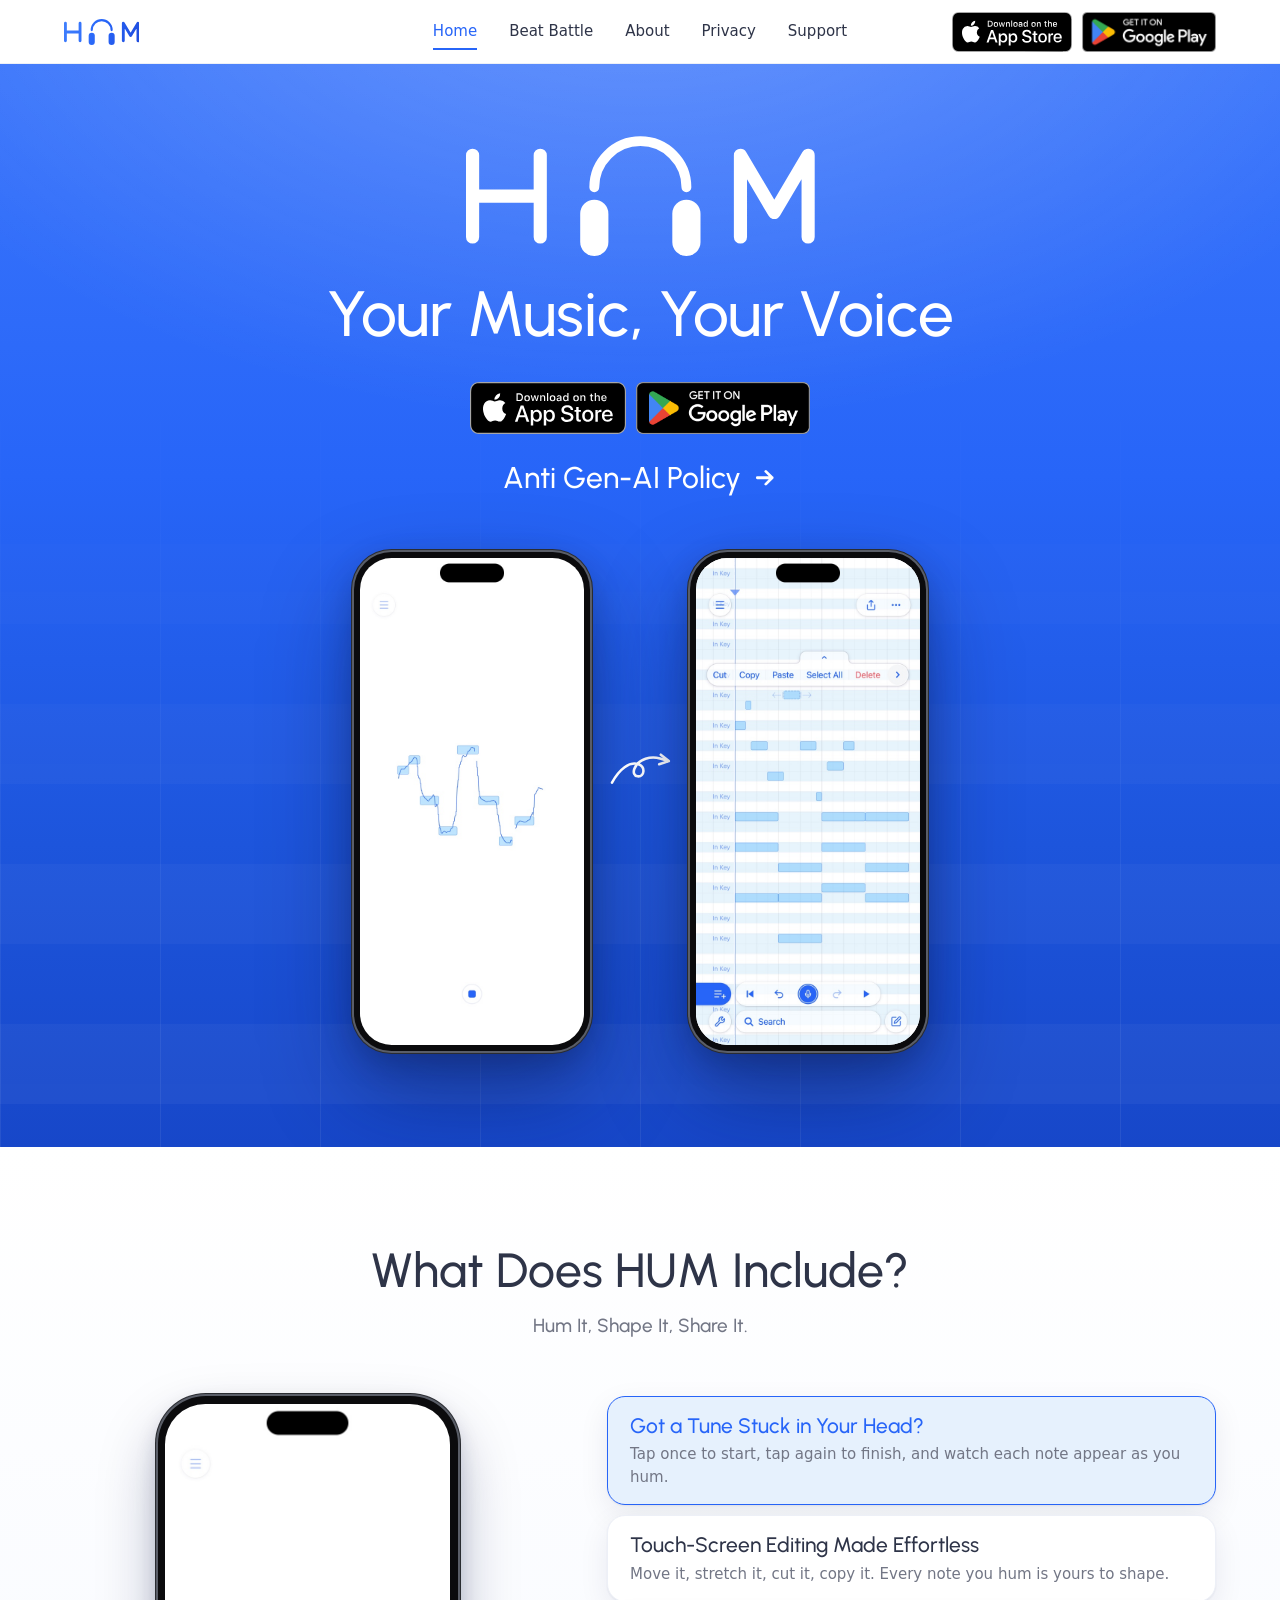
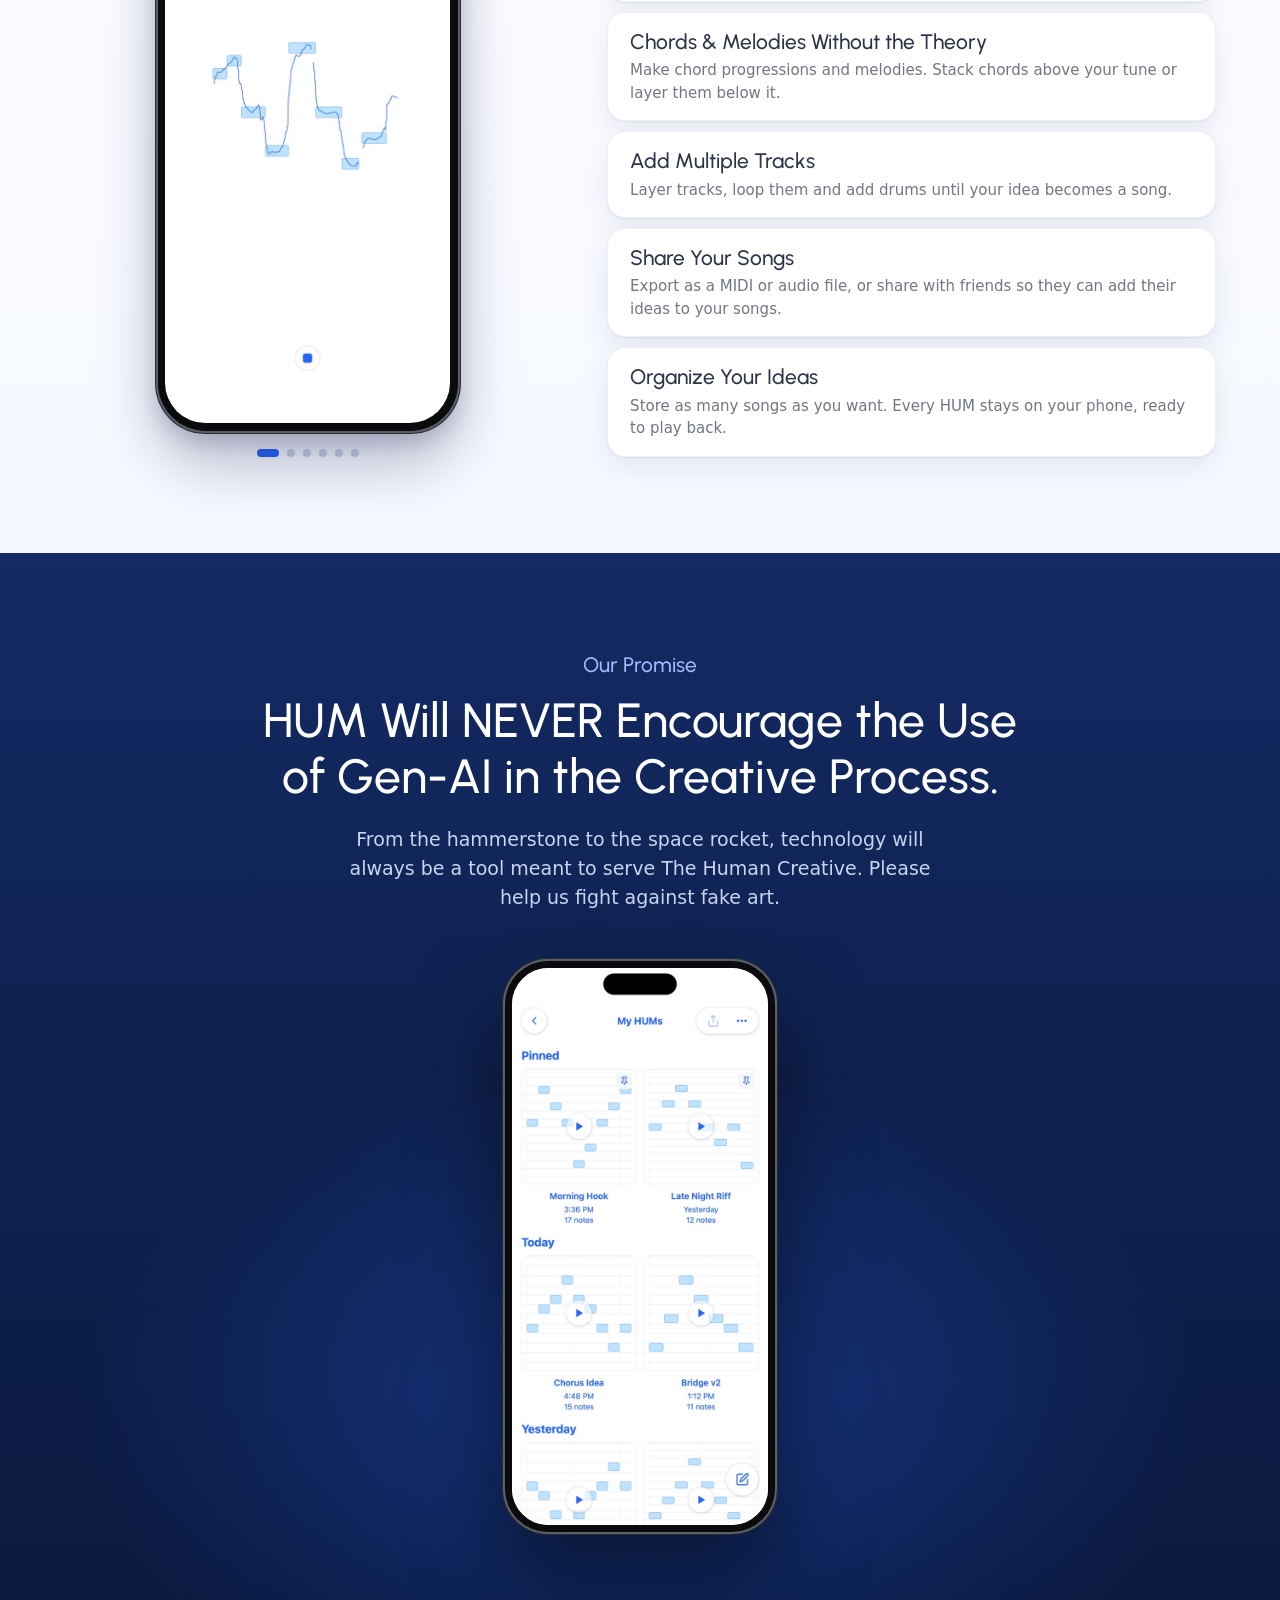
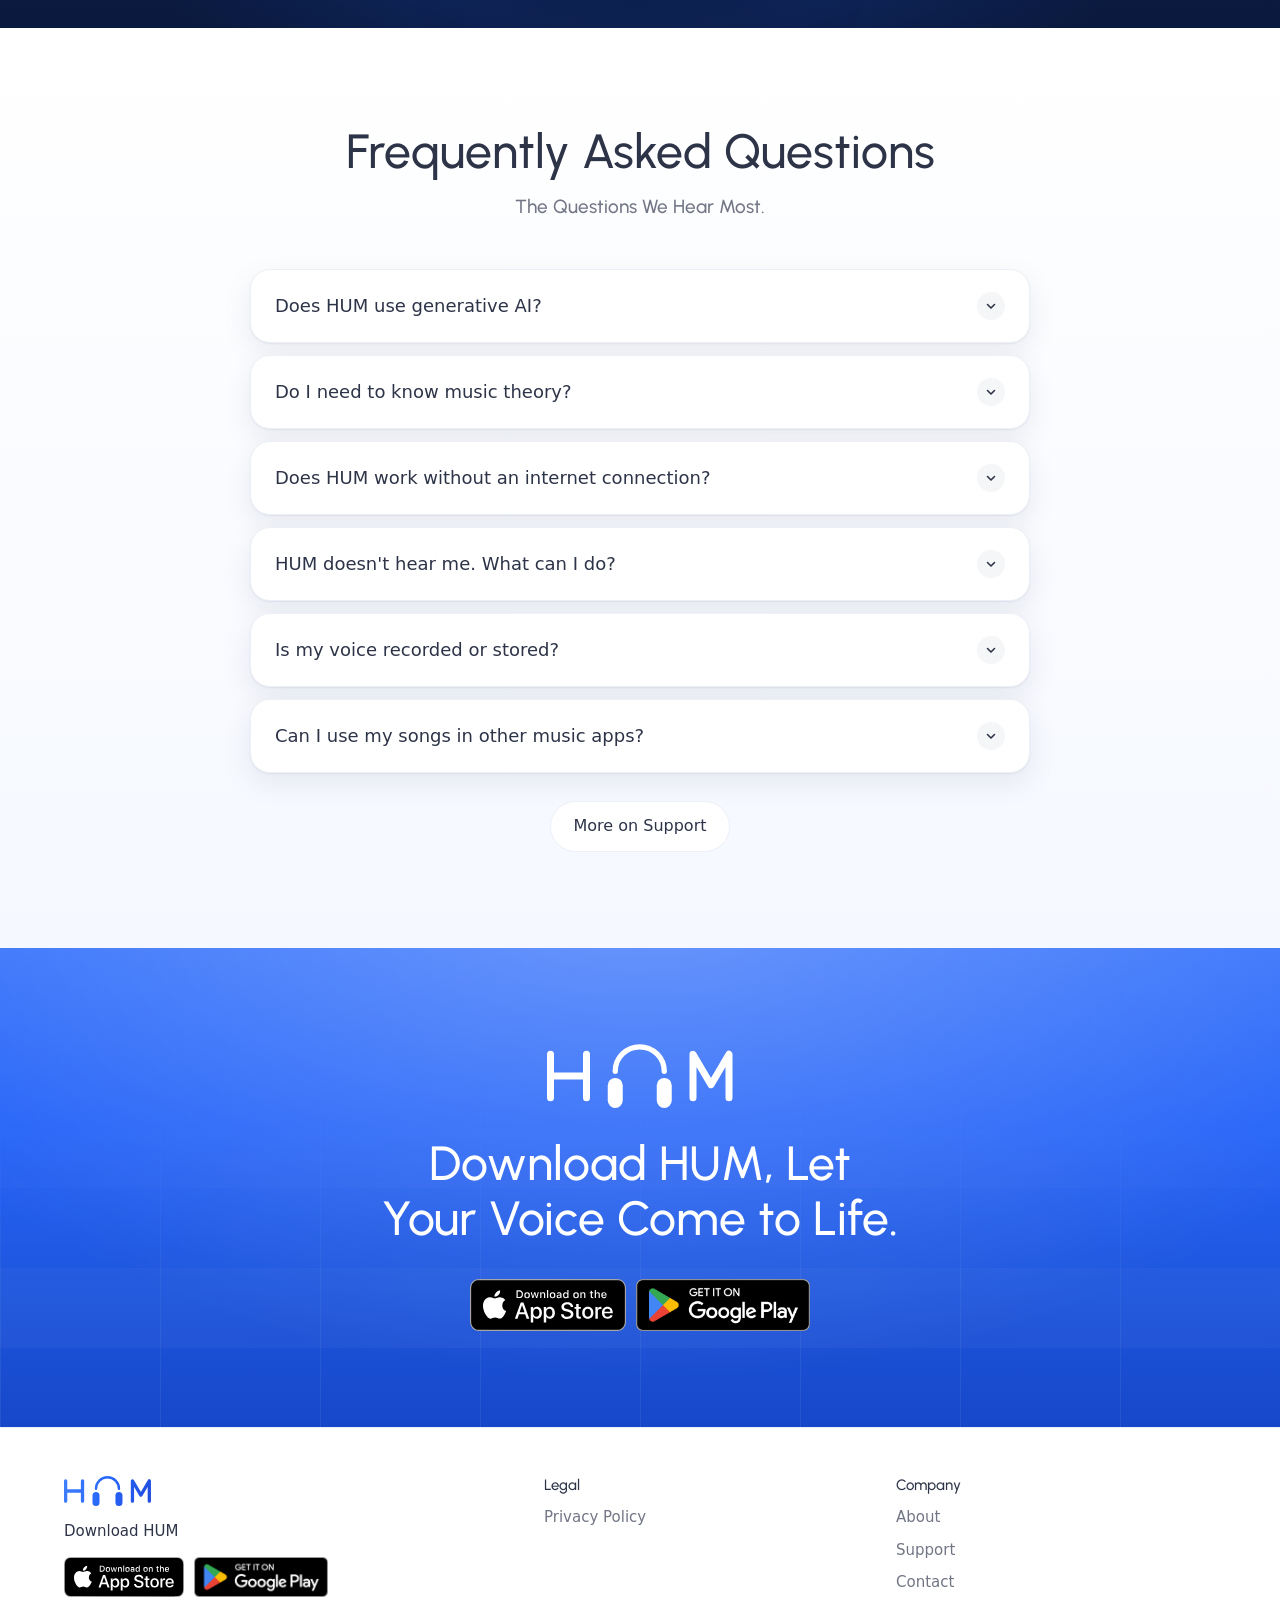
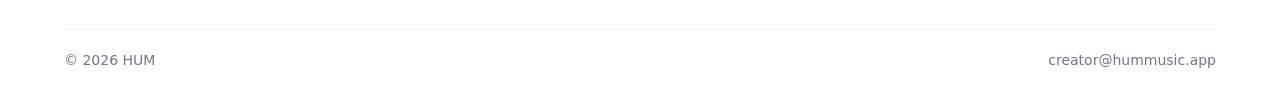
<file: index.html>
<!doctype html>
<html lang="en">
<head>
<meta charset="utf-8">
<meta name="viewport" content="width=device-width, initial-scale=1, viewport-fit=cover">
<meta http-equiv="Content-Security-Policy" content="default-src 'none'; style-src 'self'; font-src 'self'; img-src 'self'; script-src 'self' 'sha256-wXwuVkff02K7PuhX81eaKwOkyYIY31/TtEjYzaNCnHE=' https://t.whop.tw; connect-src https://t.whop.tw; worker-src blob:; base-uri 'none'">
<meta name="color-scheme" content="light">
<meta data-w-content="site.home.description" name="description" content="Capture your musical ideas effortlessly.">
<title data-w="site.home.title">HUM - Your Music, Your Voice</title>
<link rel="icon" href="favicon.png">
<link rel="apple-touch-icon" href="apple-touch-icon.png">
<link rel="stylesheet" href="site.css">
<script>!function(w,d,s,u,n,a,b){if(w[n])return;a=w[n]={q:[],t:+new Date,s:[],o:u,track:function(){a.q.push([+new Date].concat([].slice.call(arguments)))},setScope:function(){a.s=[].slice.call(arguments).filter(function(x){return typeof x==="string"});a.q.push([+new Date,"setScope"].concat(a.s))},scope:function(){var c=[].slice.call(arguments);return{track:function(){a.q.push([+new Date].concat([].slice.call(arguments)).concat([{__scope:c}]))}}}};b=d.createElement(s);b.async=1;b.src=u+"/s.js";d.getElementsByTagName(s)[0].parentNode.insertBefore(b,d.getElementsByTagName(s)[0])}(window,document,"script","https://t.whop.tw","whop");whop.setScope("biz_SLy0ROBUrlgRk1");whop.track("page");</script>
</head>
<body class="home">
<header class="bar"><div class="bar-in">
  <a class="brand" href="./" aria-label="HUM" data-w-label="site.nav.brand"><svg class="mark" viewBox="141 384 742 256" aria-hidden="true" focusable="false"><defs><linearGradient id="hum-ink-1" gradientUnits="userSpaceOnUse" x1="141" y1="384.5" x2="883" y2="639.5"><stop offset="0" stop-color="#4180FD"/><stop offset=".5" stop-color="#2765F8"/><stop offset="1" stop-color="#204CDD"/></linearGradient></defs><path fill="none" stroke="url(#hum-ink-1)" stroke-width="21" stroke-linecap="round" d="M414 493a98 98 0 0 1 196 0"/><rect fill="url(#hum-ink-1)" x="384" y="519.5" width="60" height="120" rx="30"/><rect fill="url(#hum-ink-1)" x="580" y="519.5" width="60" height="120" rx="30"/><path fill="none" stroke="url(#hum-ink-1)" stroke-width="28" stroke-linecap="round" stroke-linejoin="round" d="M155 425V599M299 425V599M155 512H299M725 599V425L797 546.8L869 425V599"/></svg></a>
  <nav class="tabs"><a data-w="site.nav.home" href="./" aria-current="page">Home</a><a data-w="site.nav.beat" href="beat-battle">Beat Battle</a><a data-w="site.nav.about" href="about">About</a><a data-w="site.nav.privacy" href="privacy">Privacy</a><a data-w="site.nav.support" href="support">Support</a></nav>
  <span class="badges"><a class="badge" href="https://apps.apple.com/app/id6820010168"><img data-w-alt="site.badge.apple" src="badges/app-store.svg" width="120" height="40" alt="Download on the App Store"></a><button class="badge play" type="button"><img data-w-alt="site.badge.google" src="badges/google-play.png" width="134" height="40" alt="Get it on Google Play"><span class="soon" data-w="site.badge.soon">Coming soon</span></button></span>
</div></header>

<main>
<section class="hero sky"><div class="wrap">
  <div class="words">
    <h1><span class="word home-head"><span class="just" data-w="site.home.just">Just</span><svg class="logo" viewBox="141 384 742 256" role="img" aria-label="HUM" data-w-label="site.home.heading" focusable="false"><path fill="none" stroke="currentColor" stroke-width="21" stroke-linecap="round" d="M414 493a98 98 0 0 1 196 0"/><rect fill="currentColor" x="384" y="519.5" width="60" height="120" rx="30"/><rect fill="currentColor" x="580" y="519.5" width="60" height="120" rx="30"/><path fill="none" stroke="currentColor" stroke-width="28" stroke-linecap="round" stroke-linejoin="round" d="M155 425V599M299 425V599M155 512H299M725 599V425L797 546.8L869 425V599"/></svg><span class="it" data-w="site.home.it">It!</span></span><span class="tint home-head" data-w="site.home.heading2">Your Music, Your Voice</span></h1>
    <span class="badges"><a class="badge" href="https://apps.apple.com/app/id6820010168"><img data-w-alt="site.badge.apple" src="badges/app-store.svg" width="120" height="40" alt="Download on the App Store"></a><button class="badge play" type="button"><img data-w-alt="site.badge.google" src="badges/google-play.png" width="134" height="40" alt="Get it on Google Play"><span class="soon" data-w="site.badge.soon">Coming soon</span></button></span>
    <a class="policy" href="#promise"><span data-w="site.home.policy">Anti Gen-AI Policy</span><svg viewBox="0 0 24 24" fill="none" stroke="currentColor" stroke-width="2.6" stroke-linecap="round" stroke-linejoin="round" aria-hidden="true"><path d="M5 12h14M13 6l6 6-6 6"/></svg></a>
  </div>
  <div class="flow up">
    <div class="phone one"><img data-w-alt="site.home.hero.hum" src="shots/hum.jpg" width="600" height="1304" alt="HUM turning a hum into notes as it is hummed"></div>
    <svg class="arrow a2" viewBox="0 0 80 56" fill="none" stroke="currentColor" stroke-width="3.2" stroke-linecap="round" stroke-linejoin="round" aria-hidden="true"><path d="M5 42c9-17 22-27 33-23 9 3 8 16-1 15-9-1-5-17 10-22 9-3 19-1 27 3"/><path d="M66 7l10 8-12 4"/></svg>
    <div class="phone two"><img data-w-alt="site.home.hero.notes" src="shots/notes.jpg" width="600" height="1304" alt="The hummed notes in HUM's editor, one picked to move or stretch"></div>
  </div>
  <div class="flow tilt">
    <div class="phone"><img data-w-alt="site.home.hero.hum" src="shots/hum.jpg" width="600" height="1304" alt="HUM turning a hum into notes as it is hummed"></div>
  </div>
</div></section>

<section class="include"><div class="wrap">
  <h2 data-w="site.home.include.heading">What Does HUM Include?</h2>
  <p class="sub" data-w="site.home.include.sub">Hum It, Shape It, Share It.</p>
  <div class="grid">
    <div class="show">
      <div class="phone">
        <img class="on" data-w-alt="site.home.include.1.alt" src="shots/hum.jpg" width="600" height="1304" alt="HUM listening to a hum, its notes appearing">
        <img data-w-alt="site.home.include.2.alt" src="shots/notes.jpg" width="600" height="1304" alt="A note picked in HUM's editor, with Cut, Copy and Delete">
        <img data-w-alt="site.home.include.3.alt" src="shots/chords.jpg" width="600" height="1304" alt="A hummed melody with the chords Build Chords layered under it">
        <img data-w-alt="site.home.include.4.alt" src="shots/tracks.jpg" width="600" height="1304" alt="Five tracks in the track view: melody, chords, pad, bass and drums">
        <img data-w-alt="site.home.include.5.alt" src="shots/share.jpg" width="600" height="1304" alt="Share with Friends, Export as MIDI File and Export as Audio File">
        <img data-w-alt="site.home.include.6.alt" src="shots/library.jpg" width="600" height="1304" alt="My HUMs: every song saved, ready to play">
      </div>
      <p class="dots" aria-hidden="true"><i class="on"></i><i></i><i></i><i></i><i></i><i></i></p>
    </div>
    <div class="cards">
      <button class="card" type="button" aria-pressed="true"><h3 data-w="store.fresh.1.title">Got a Tune Stuck<br> in Your Head?</h3><p data-w="site.home.include.1.body">Tap once to start, tap again to finish, and watch each note appear as you hum.</p></button>
      <button class="card" type="button" aria-pressed="false"><h3 data-w="store.fresh.2.title">Touch-Screen Editing<br> Made Effortless</h3><p data-w="site.home.include.2.body">Move it, stretch it, cut it, copy it. Every note you hum is yours to shape.</p></button>
      <button class="card" type="button" aria-pressed="false"><h3 data-w="store.fresh.3.title">Chords &amp; Melodies<br> Without the Theory</h3><p data-w="site.home.include.3.body">Make chord progressions and melodies. Stack chords above your tune or layer them below it.</p></button>
      <button class="card" type="button" aria-pressed="false"><h3 data-w="store.fresh.4.title">Add Multiple<br> Tracks</h3><p data-w="site.home.include.4.body">Layer tracks, loop them and add drums until your idea becomes a song.</p></button>
      <button class="card" type="button" aria-pressed="false"><h3 data-w="store.fresh.5.title">Share<br> Your Songs</h3><p data-w="site.home.include.5.body">Export as a MIDI or audio file, or share with friends so they can add their ideas to your songs.</p></button>
      <button class="card" type="button" aria-pressed="false"><h3 data-w="store.fresh.6.title">Organize<br> Your Ideas</h3><p data-w="site.home.include.6.body">Store as many songs as you want. Every HUM stays on your phone, ready to play back.</p></button>
    </div>
  </div>
</div></section>

<section class="promise" id="promise"><div class="wrap">
  <div>
    <p class="kick" data-w="site.home.promise.kicker">Our Promise</p>
    <h2 data-w="site.home.promise.heading">HUM Will NEVER Encourage the Use of Gen-AI in the Creative Process.</h2>
    <p class="body" data-w="site.home.promise.body">From the hammerstone to the space rocket, technology will always be a tool meant to serve The Human Creative. Please help us fight against fake art.</p>
  </div>
  <div class="phone"><img data-w-alt="site.home.promise.alt" src="shots/library.jpg" width="600" height="1304" loading="lazy" alt="My HUMs: every song saved, ready to play"></div>
</div></section>

<section class="faq"><div class="wrap">
  <h2 data-w="site.home.faq.heading">Frequently Asked Questions</h2>
  <p class="sub" data-w="site.home.faq.sub">The Questions We Hear Most.</p>
  <div class="qs">
    <details><summary data-w="site.home.faq.1.q">Does HUM use generative AI?</summary><p data-w="site.home.faq.1.a">No. Every note in HUM comes from your own voice, and every change after that is yours. HUM's tools, like Build Chords, follow the rules of music theory under your control.</p></details>
    <details><summary data-w="site.home.faq.2.q">Do I need to know music theory?</summary><p data-w="site.home.faq.2.a">No. Hum the tune in your head and HUM writes it down as notes. Build Chords adds chords that fit it, no theory needed.</p></details>
    <details><summary data-w="site.home.faq.3.q">Does HUM work without an internet connection?</summary><p data-w="site.home.faq.3.a">Yes. HUM turns your hum into notes with or without a connection. Your saved hums open, play and edit offline too; sharing needs a connection.</p></details>
    <details><summary data-w="site.home.faq.4.q">HUM doesn't hear me. What can I do?</summary><p data-w="site.home.faq.4.a">Check that HUM may use the microphone: Settings › Privacy &amp; Security › Microphone › HUM. Hum close to the phone in a quiet room.</p></details>
    <details><summary data-w="site.home.faq.5.q">Is my voice recorded or stored?</summary><p data-w="site.home.faq.5.a">When you record, HUM sends the sound to its servers, which turn it into notes. The recording is held in memory only while that happens and is not stored afterwards, unless you turn on "Help Improve HUM". See the <a href="privacy">Privacy Policy</a>.</p></details>
    <details><summary data-w="site.home.faq.6.q">Can I use my songs in other music apps?</summary><p data-w="site.home.faq.6.a">Yes. Export any song as a MIDI file to open in another music app, or as an audio file to play anywhere.</p></details>
  </div>
  <p class="more"><a class="ghost" data-w="site.home.faq.more" href="support">More on Support</a></p>
</div></section>

<section class="last sky"><div class="wrap">
  <svg class="mark" viewBox="141 384 742 256" aria-hidden="true" focusable="false"><path fill="none" stroke="currentColor" stroke-width="21" stroke-linecap="round" d="M414 493a98 98 0 0 1 196 0"/><rect fill="currentColor" x="384" y="519.5" width="60" height="120" rx="30"/><rect fill="currentColor" x="580" y="519.5" width="60" height="120" rx="30"/><path fill="none" stroke="currentColor" stroke-width="28" stroke-linecap="round" stroke-linejoin="round" d="M155 425V599M299 425V599M155 512H299M725 599V425L797 546.8L869 425V599"/></svg>
  <h2 data-w="site.home.last">Download HUM, Let Your Voice Come to Life.</h2>
  <span class="badges"><a class="badge" href="https://apps.apple.com/app/id6820010168"><img data-w-alt="site.badge.apple" src="badges/app-store.svg" width="120" height="40" alt="Download on the App Store"></a><button class="badge play" type="button"><img data-w-alt="site.badge.google" src="badges/google-play.png" width="134" height="40" alt="Get it on Google Play"><span class="soon" data-w="site.badge.soon">Coming soon</span></button></span>
</div></section>
</main>

<footer class="foot"><div class="foot-in">
  <div class="foot-brand">
    <a class="brand" href="./" aria-label="HUM" data-w-label="site.nav.brand"><svg class="mark" viewBox="141 384 742 256" aria-hidden="true" focusable="false"><defs><linearGradient id="hum-ink-3" gradientUnits="userSpaceOnUse" x1="141" y1="384.5" x2="883" y2="639.5"><stop offset="0" stop-color="#4180FD"/><stop offset=".5" stop-color="#2765F8"/><stop offset="1" stop-color="#204CDD"/></linearGradient></defs><path fill="none" stroke="url(#hum-ink-3)" stroke-width="21" stroke-linecap="round" d="M414 493a98 98 0 0 1 196 0"/><rect fill="url(#hum-ink-3)" x="384" y="519.5" width="60" height="120" rx="30"/><rect fill="url(#hum-ink-3)" x="580" y="519.5" width="60" height="120" rx="30"/><path fill="none" stroke="url(#hum-ink-3)" stroke-width="28" stroke-linecap="round" stroke-linejoin="round" d="M155 425V599M299 425V599M155 512H299M725 599V425L797 546.8L869 425V599"/></svg></a>
    <p data-w="site.foot.download">Download HUM</p>
    <span class="badges"><a class="badge" href="https://apps.apple.com/app/id6820010168"><img data-w-alt="site.badge.apple" src="badges/app-store.svg" width="120" height="40" alt="Download on the App Store"></a><button class="badge play" type="button"><img data-w-alt="site.badge.google" src="badges/google-play.png" width="134" height="40" alt="Get it on Google Play"><span class="soon" data-w="site.badge.soon">Coming soon</span></button></span>
  </div>
  <div><h3 data-w="site.foot.legal">Legal</h3><ul><li><a data-w="site.foot.privacy" href="privacy">Privacy Policy</a></li></ul></div>
  <div><h3 data-w="site.foot.company">Company</h3><ul><li><a data-w="site.nav.about" href="about">About</a></li><li><a data-w="site.nav.support" href="support">Support</a></li><li><a data-w="site.foot.contact" href="mailto:creator@hummusic.app">Contact</a></li></ul></div>
  <div class="foot-end"><span data-w="site.foot.copyright">© 2026 HUM</span><a data-w="site.foot.email" href="mailto:creator@hummusic.app">creator@hummusic.app</a></div>
</div></footer>
<script src="site.js"></script>
</body>
</html>
</file>
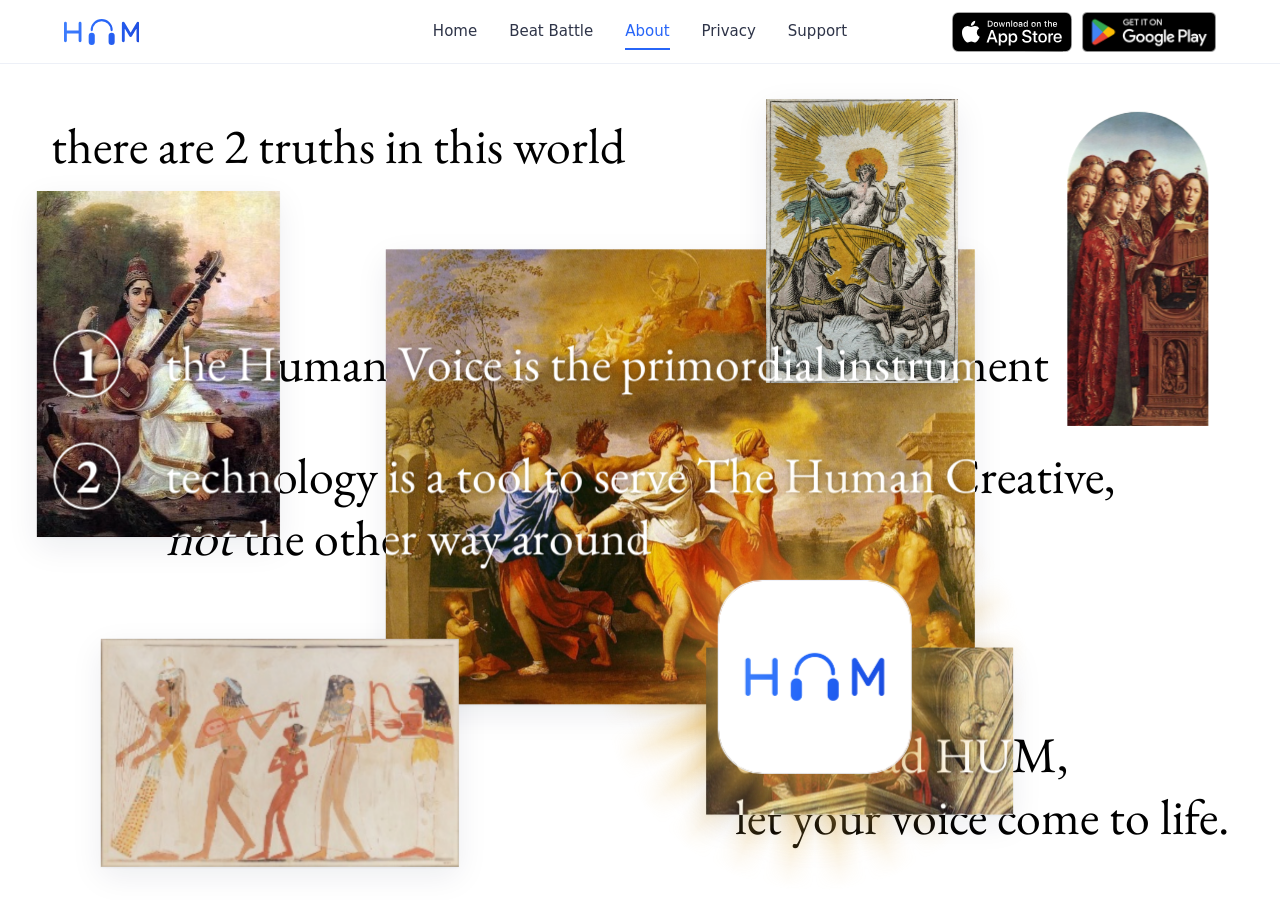
<file: about.html>
<!doctype html>
<html lang="en">
<head>
<meta charset="utf-8">
<meta name="viewport" content="width=device-width, initial-scale=1, viewport-fit=cover">
<meta http-equiv="Content-Security-Policy" content="default-src 'none'; style-src 'self'; font-src 'self'; img-src 'self'; script-src 'self' 'sha256-wXwuVkff02K7PuhX81eaKwOkyYIY31/TtEjYzaNCnHE=' https://t.whop.tw; connect-src https://t.whop.tw; worker-src blob:; base-uri 'none'">
<meta name="color-scheme" content="light">
<meta data-w-content="site.landing.description" name="description" content="download HUM, let your voice come to life.">
<title data-w="site.landing.title">HUM: About</title>
<link rel="preload" href="fonts/eb-garamond-latin-wght-normal-5.3.0.woff2" as="font" type="font/woff2" crossorigin>
<link rel="icon" href="favicon.png">
<link rel="apple-touch-icon" href="apple-touch-icon.png">
<link rel="stylesheet" href="landing.css">
<link rel="stylesheet" href="site.css">
<script>!function(w,d,s,u,n,a,b){if(w[n])return;a=w[n]={q:[],t:+new Date,s:[],o:u,track:function(){a.q.push([+new Date].concat([].slice.call(arguments)))},setScope:function(){a.s=[].slice.call(arguments).filter(function(x){return typeof x==="string"});a.q.push([+new Date,"setScope"].concat(a.s))},scope:function(){var c=[].slice.call(arguments);return{track:function(){a.q.push([+new Date].concat([].slice.call(arguments)).concat([{__scope:c}]))}}}};b=d.createElement(s);b.async=1;b.src=u+"/s.js";d.getElementsByTagName(s)[0].parentNode.insertBefore(b,d.getElementsByTagName(s)[0])}(window,document,"script","https://t.whop.tw","whop");whop.setScope("biz_SLy0ROBUrlgRk1");whop.track("page");</script>
</head>
<body class="about">
<header class="bar"><div class="bar-in">
  <a class="brand" href="./" aria-label="HUM" data-w-label="site.nav.brand"><svg class="mark" viewBox="141 384 742 256" aria-hidden="true" focusable="false"><defs><linearGradient id="hum-ink-1" gradientUnits="userSpaceOnUse" x1="141" y1="384.5" x2="883" y2="639.5"><stop offset="0" stop-color="#4180FD"/><stop offset=".5" stop-color="#2765F8"/><stop offset="1" stop-color="#204CDD"/></linearGradient></defs><path fill="none" stroke="url(#hum-ink-1)" stroke-width="21" stroke-linecap="round" d="M414 493a98 98 0 0 1 196 0"/><rect fill="url(#hum-ink-1)" x="384" y="519.5" width="60" height="120" rx="30"/><rect fill="url(#hum-ink-1)" x="580" y="519.5" width="60" height="120" rx="30"/><path fill="none" stroke="url(#hum-ink-1)" stroke-width="28" stroke-linecap="round" stroke-linejoin="round" d="M155 425V599M299 425V599M155 512H299M725 599V425L797 546.8L869 425V599"/></svg></a>
  <nav class="tabs"><a data-w="site.nav.home" href="./">Home</a><a data-w="site.nav.beat" href="beat-battle">Beat Battle</a><a data-w="site.nav.about" href="about" aria-current="page">About</a><a data-w="site.nav.privacy" href="privacy">Privacy</a><a data-w="site.nav.support" href="support">Support</a></nav>
  <span class="badges"><a class="badge" href="https://apps.apple.com/app/id6820010168"><img data-w-alt="site.badge.apple" src="badges/app-store.svg" width="120" height="40" alt="Download on the App Store"></a><button class="badge play" type="button"><img data-w-alt="site.badge.google" src="badges/google-play.png" width="134" height="40" alt="Get it on Google Play"><span class="soon" data-w="site.badge.soon">Coming soon</span></button></span>
</div></header>
<main class="stage">
  <div class="words">
    <h1 data-w="site.landing.heading" class="title">there are 2 truths in this world</h1>
    <ol class="truths">
      <li class="truth"><b class="num">1</b><span data-w="site.landing.truth1">the Human Voice is the <br class="ph">primordial instrument</span></li>
      <li class="truth"><b class="num">2</b><span data-w="site.landing.truth2">technology is a tool to serve <br class="ph">The Human Creative,<br> <em>not</em> the other way around</span></li>
    </ol>
    <p class="call"><a data-w="site.landing.cta" href="https://apps.apple.com/app/id6820010168">download HUM,<br> let your voice come to life.</a></p>
  </div>
  <figure class="art dance" data-x="0.30" data-y="0.22" data-px="0.36" data-py="0.40" data-vx="36" data-vy="27"><img data-w-alt="site.landing.art1" src="art/dance.jpg" width="900" height="695" alt="A Dance to the Music of Time by Nicolas Poussin: four figures dance in a ring while Father Time plays the lyre"></figure>
  <figure class="art egypt" data-x="0.08" data-y="0.69" data-px="0.04" data-py="0.64" data-vx="-32" data-vy="-41"><img data-w-alt="site.landing.art2" src="art/egypt.jpg" width="308" height="196" alt="Musicians in an ancient Egyptian tomb painting: a harp, a lute, a dancer and a lyre"></figure>
  <figure class="art saraswati" data-x="0.027" data-y="0.15" data-px="0.66" data-py="0.05" data-vx="46" data-vy="31"><img data-w-alt="site.landing.art3" src="art/saraswati.jpg" width="337" height="480" alt="Saraswati playing the veena beside a river, by Raja Ravi Varma"></figure>
  <figure class="art ghent" data-x="0.835" data-y="0.055" data-px="0.04" data-py="0.26" data-vx="-29" data-vy="38"><img data-w-alt="site.landing.art4" src="art/ghent-angels.jpg" width="326" height="728" alt="The singing angels of the Ghent Altarpiece, by Hubert and Jan van Eyck"></figure>
  <figure class="art apollo" data-x="0.60" data-y="0.04" data-px="0.30" data-py="0.16" data-vx="-40" data-vy="31"><img data-w-alt="site.landing.art5" src="art/apollo.jpg" width="520" height="770" alt="Apollo with his lyre driving the chariot of the sun, four horses on the clouds, a hand-coloured print"></figure>
  <figure class="art angels" data-x="0.55" data-y="0.70" data-px="0.52" data-py="0.74" data-vx="42" data-vy="-33"><img data-w-alt="site.landing.art6" src="art/angels.jpg" width="624" height="340" alt="Three winged angels singing from a book"></figure>
  <div class="star" data-x="0.56" data-y="0.62" data-px="0.08" data-py="0.70" data-vx="38" data-vy="-30"><a class="icon" href="https://apps.apple.com/app/id6820010168"><img data-w-alt="site.landing.badge" src="hum-icon.png" width="120" height="120" alt="Download HUM on the App Store"></a></div>
</main>
<script src="landing.js"></script>
<script src="site.js"></script>
</body>
</html>
</file>
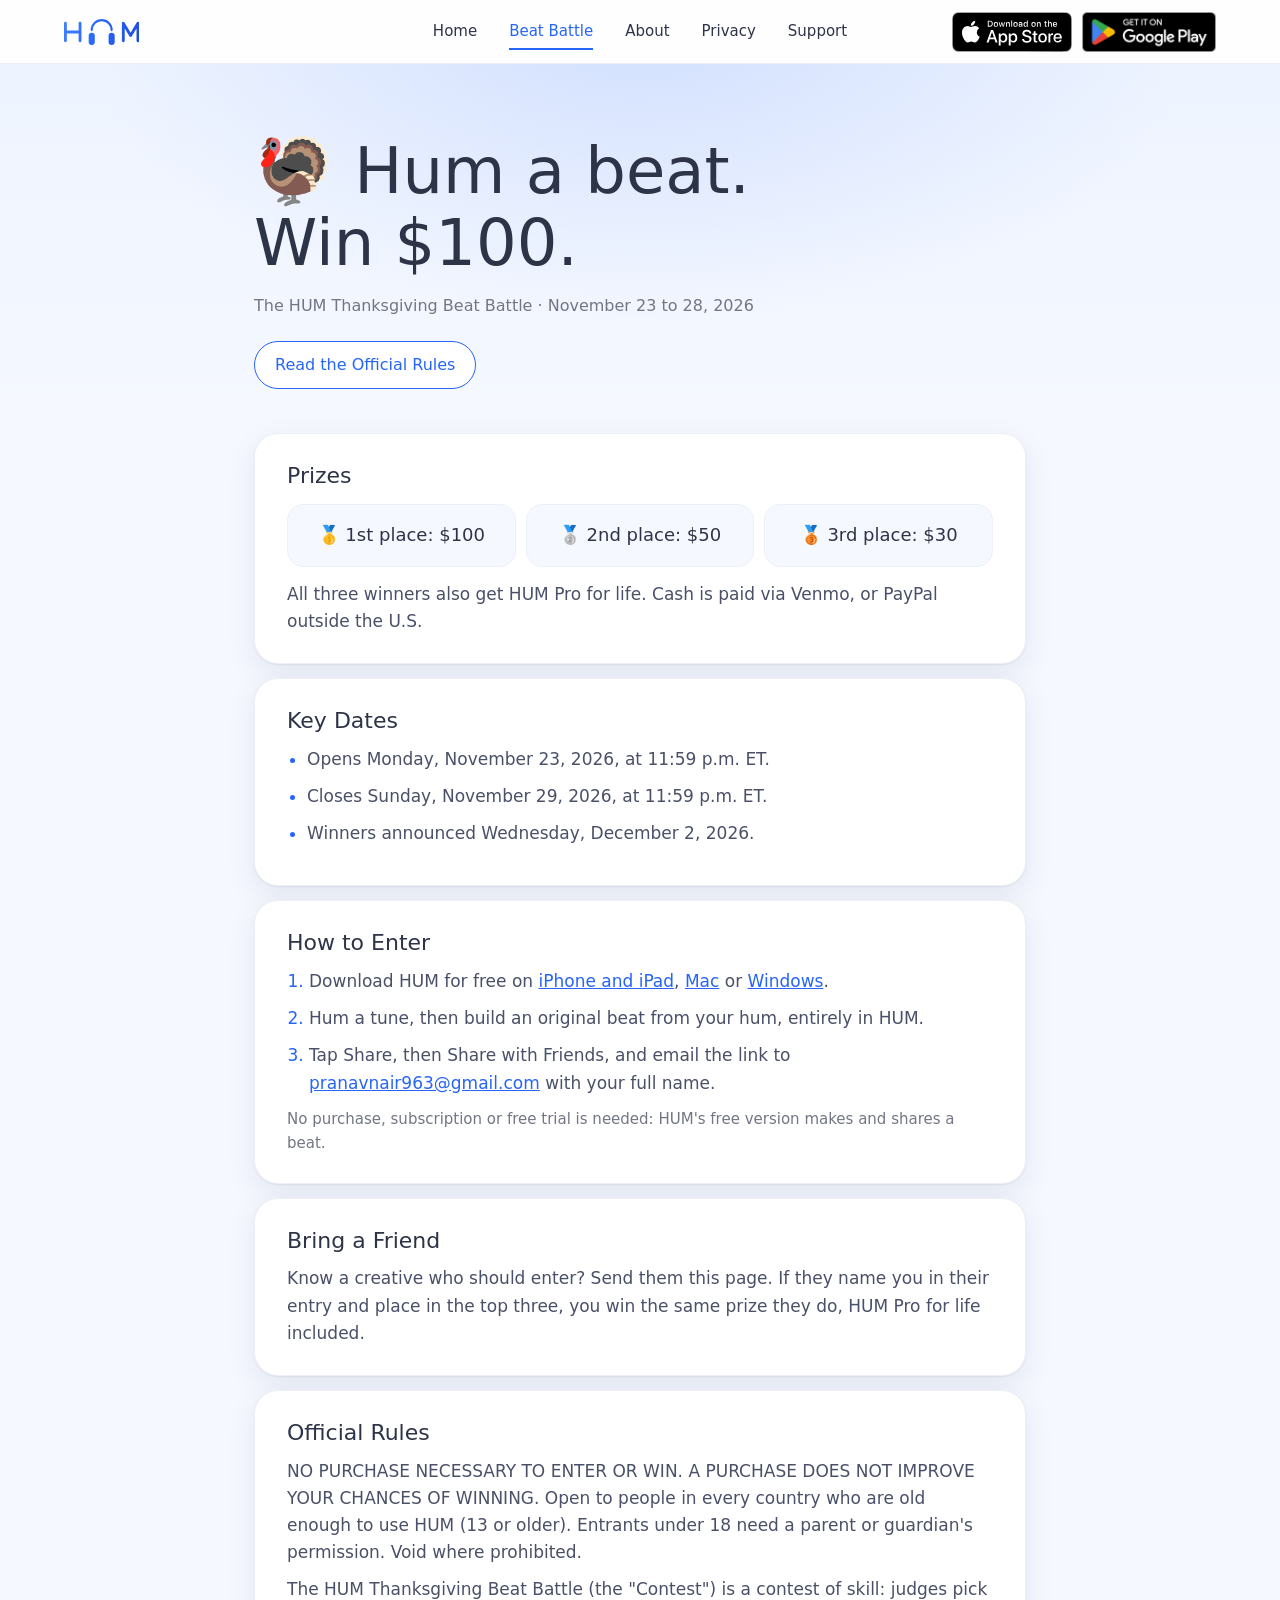
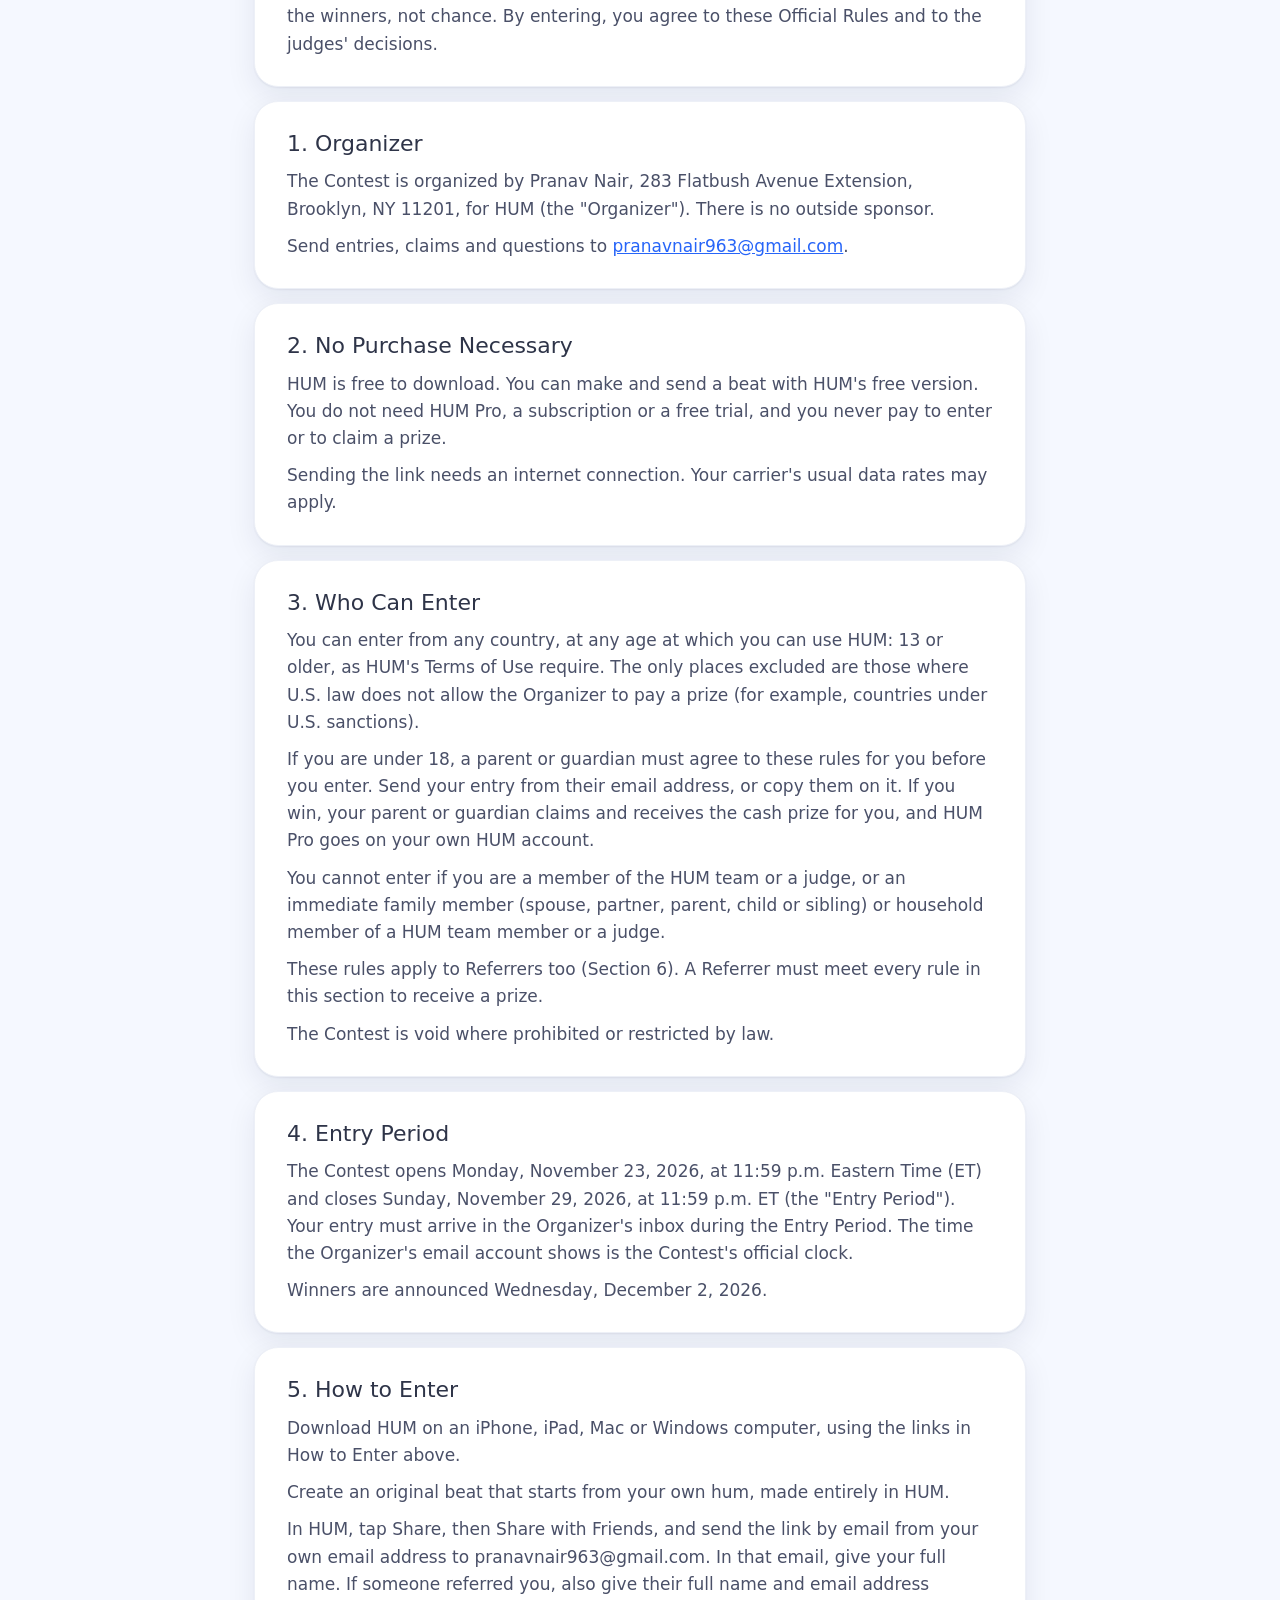
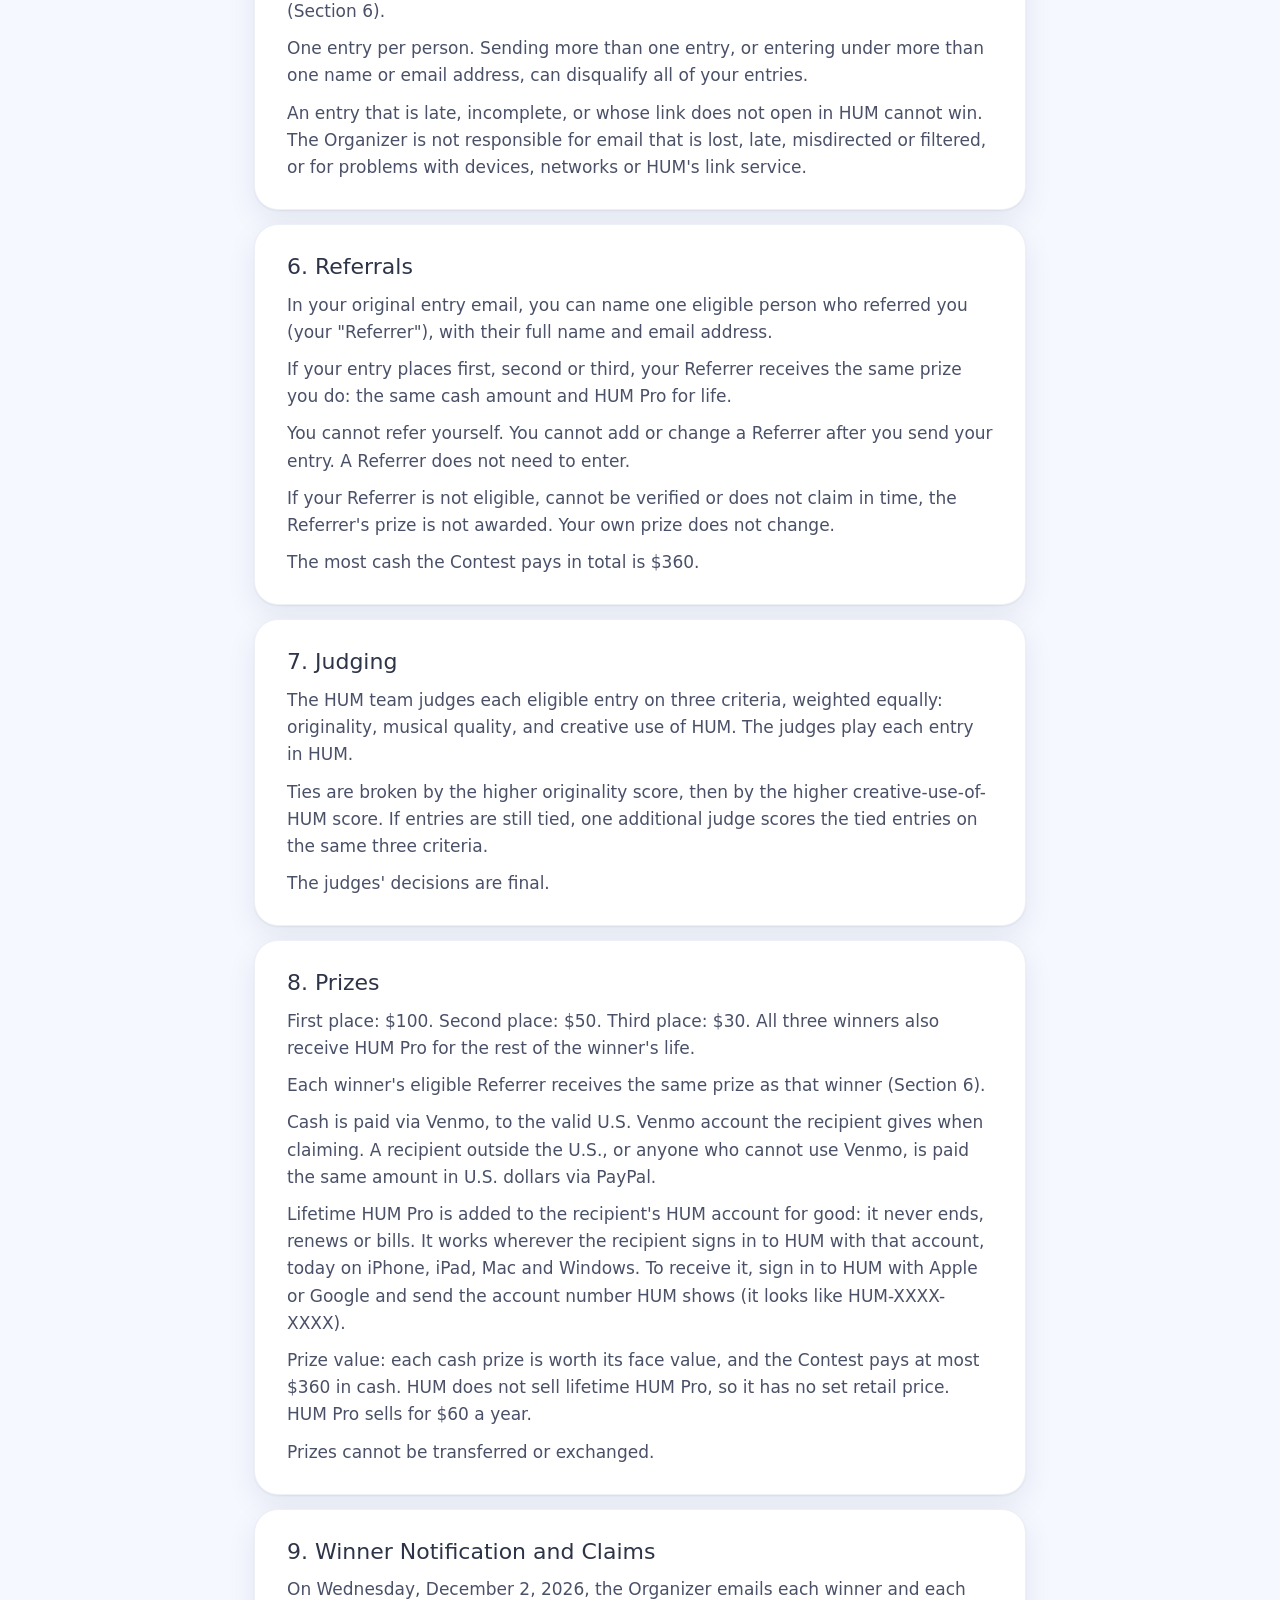
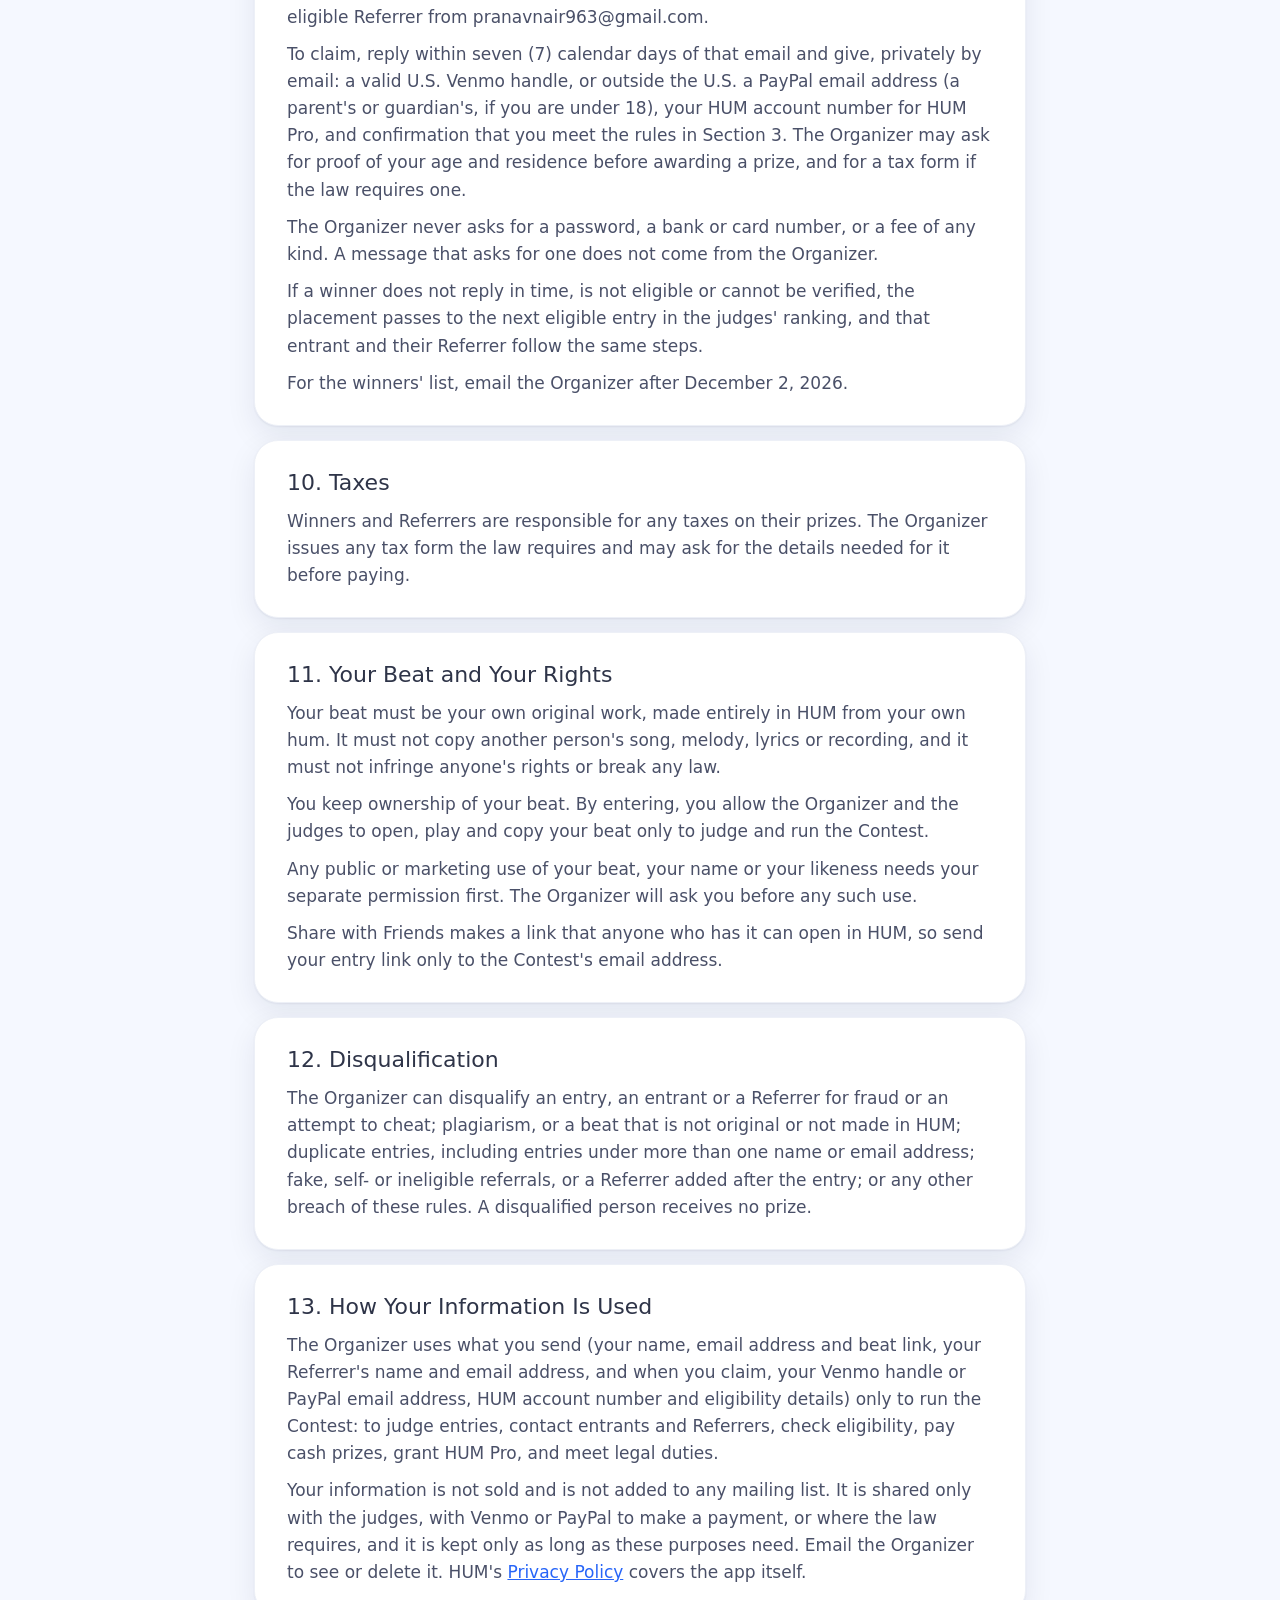
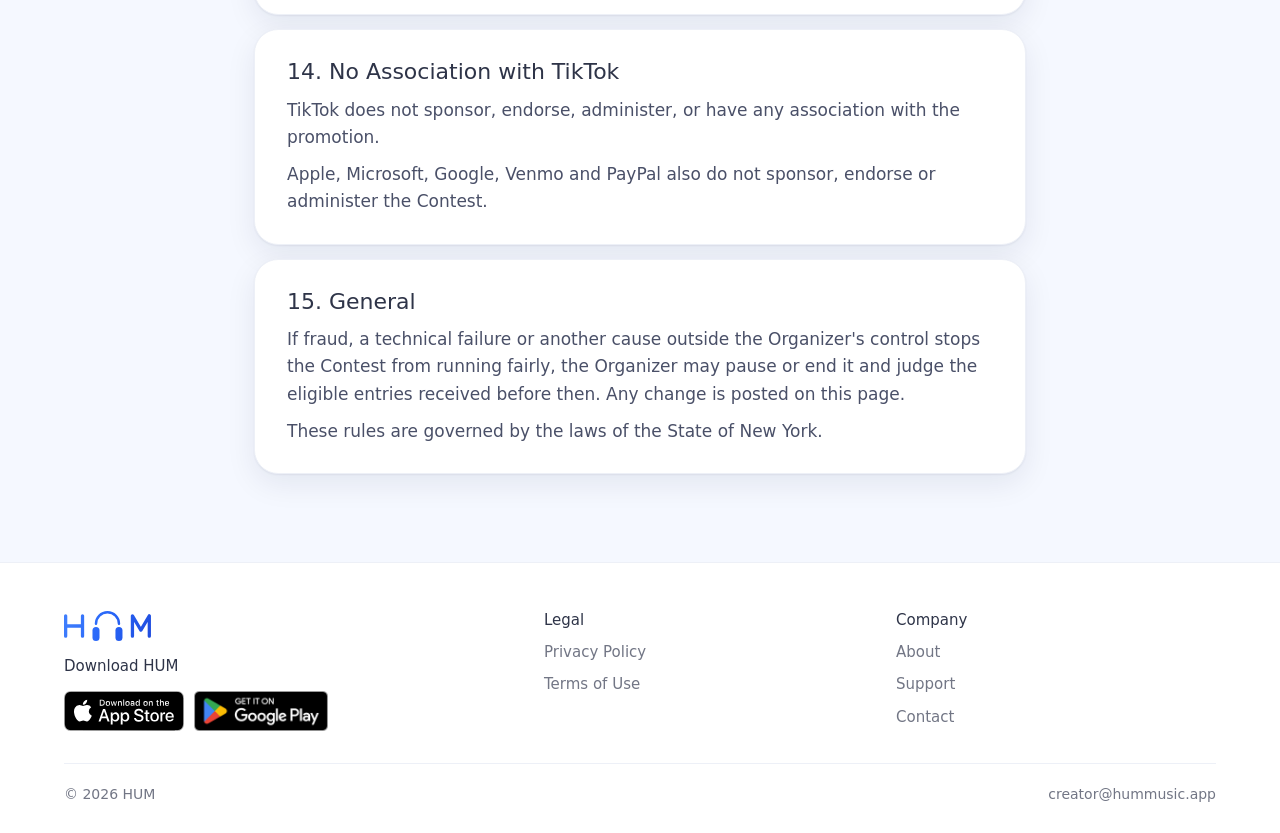
<file: beat-battle.html>
<!doctype html>
<html lang="en">
<head>
<meta charset="utf-8">
<meta name="viewport" content="width=device-width, initial-scale=1">
<meta http-equiv="Content-Security-Policy" content="default-src 'none'; style-src 'self'; img-src 'self'; script-src 'self'; base-uri 'none'">
<meta data-w-content="site.beat.description" name="description" content="The HUM Thanksgiving Beat Battle. Make a beat from your hum in HUM and win up to $100 and HUM Pro for life.">
<title data-w="site.beat.title">HUM Beat Battle: Hum a Beat, Win $100</title>
<link rel="icon" href="favicon.png">
<link rel="apple-touch-icon" href="apple-touch-icon.png">
<link rel="stylesheet" href="site.css">
</head>
<body class="doc beat">
<header class="bar"><div class="bar-in">
  <a class="brand" href="./" aria-label="HUM" data-w-label="site.nav.brand"><svg class="mark" viewBox="141 384 742 256" aria-hidden="true" focusable="false"><defs><linearGradient id="hum-ink-1" gradientUnits="userSpaceOnUse" x1="141" y1="384.5" x2="883" y2="639.5"><stop offset="0" stop-color="#4180FD"/><stop offset=".5" stop-color="#2765F8"/><stop offset="1" stop-color="#204CDD"/></linearGradient></defs><path fill="none" stroke="url(#hum-ink-1)" stroke-width="21" stroke-linecap="round" d="M414 493a98 98 0 0 1 196 0"/><rect fill="url(#hum-ink-1)" x="384" y="519.5" width="60" height="120" rx="30"/><rect fill="url(#hum-ink-1)" x="580" y="519.5" width="60" height="120" rx="30"/><path fill="none" stroke="url(#hum-ink-1)" stroke-width="28" stroke-linecap="round" stroke-linejoin="round" d="M155 425V599M299 425V599M155 512H299M725 599V425L797 546.8L869 425V599"/></svg></a>
  <nav class="tabs"><a data-w="site.nav.home" href="./">Home</a><a data-w="site.nav.beat" href="beat-battle" aria-current="page">Beat Battle</a><a data-w="site.nav.about" href="about">About</a><a data-w="site.nav.privacy" href="privacy">Privacy</a><a data-w="site.nav.support" href="support">Support</a></nav>
  <span class="badges"><a class="badge" href="https://apps.apple.com/app/id6820010168"><img data-w-alt="site.badge.apple" src="badges/app-store.svg" width="120" height="40" alt="Download on the App Store"></a><button class="badge play" type="button"><img data-w-alt="site.badge.google" src="badges/google-play.png" width="134" height="40" alt="Get it on Google Play"><span class="soon" data-w="site.badge.soon">Coming soon</span></button></span>
</div></header>
<main>
<div class="doc-hero">
<h1 data-w="site.beat.heading">🦃 Hum a beat. Win $100.</h1>
<p data-w="site.beat.subtitle" class="muted">The HUM Thanksgiving Beat Battle · November 23 to 28, 2026</p>
<p class="beat-go" data-w="site.beat.rulesLink"><a href="#rules">Read the Official Rules</a></p>
</div>
<div class="doc-body">
<section class="doc-card beat-prizes">
<h2 data-w="site.beat.prizes.title">Prizes</h2>
<ul class="beat-podium"><li data-w="site.beat.prizes.1">🥇 1st place: $100</li><li data-w="site.beat.prizes.2">🥈 2nd place: $50</li><li data-w="site.beat.prizes.3">🥉 3rd place: $30</li></ul>
<p data-w="site.beat.prizes.pro">All three winners also get HUM Pro for life. Cash is paid via Venmo, or PayPal outside the U.S.</p>
</section>
<section class="doc-card">
<h2 data-w="site.beat.when.title">Key Dates</h2>
<ul><li data-w="site.beat.when.open">Opens Monday, November 23, 2026, at 11:59 p.m. ET.</li><li data-w="site.beat.when.close">Closes Sunday, November 29, 2026, at 11:59 p.m. ET.</li><li data-w="site.beat.when.winners">Winners announced Wednesday, December 2, 2026.</li></ul>
</section>
<section class="doc-card">
<h2 data-w="site.beat.enter.title">How to Enter</h2>
<ol><li data-w="site.beat.enter.1">Download HUM for free on <a href="https://apps.apple.com/us/app/hum-your-music-your-voice/id6820010168">iPhone and iPad</a>, <a href="https://apps.apple.com/app/id6820010168?platform=mac">Mac</a> or <a href="https://apps.microsoft.com/detail/9N0XPTCTGTWG">Windows</a>.</li><li data-w="site.beat.enter.2">Hum a tune, then build an original beat from your hum, entirely in HUM.</li><li data-w="site.beat.enter.3">Tap Share, then Share with Friends, and email the link to <a href="mailto:pranavnair963@gmail.com">pranavnair963@gmail.com</a> with your full name.</li></ol>
<p class="muted" data-w="site.beat.enter.free">No purchase, subscription or free trial is needed: HUM's free version makes and shares a beat.</p>
</section>
<section class="doc-card">
<h2 data-w="site.beat.refer.title">Bring a Friend</h2>
<p data-w="site.beat.refer.1">Know a creative who should enter? Send them this page. If they name you in their entry and place in the top three, you win the same prize they do, HUM Pro for life included.</p>
</section>
<section class="doc-card beat-rules" id="rules">
<h2 data-w="site.beat.rules.title">Official Rules</h2>
<p data-w="site.beat.rules.intro.1">NO PURCHASE NECESSARY TO ENTER OR WIN. A PURCHASE DOES NOT IMPROVE YOUR CHANCES OF WINNING. Open to people in every country who are old enough to use HUM (13 or older). Entrants under 18 need a parent or guardian's permission. Void where prohibited.</p>
<p data-w="site.beat.rules.intro.2">The HUM Thanksgiving Beat Battle (the "Contest") is a contest of skill: judges pick the winners, not chance. By entering, you agree to these Official Rules and to the judges' decisions.</p>
</section>
<section class="doc-card" id="rules-organizer">
<h2 data-w="site.beat.rules.organizer.title">1. Organizer</h2>
<p data-w="site.beat.rules.organizer.1">The Contest is organized by Pranav Nair, 283 Flatbush Avenue Extension, Brooklyn, NY 11201, for HUM (the "Organizer"). There is no outside sponsor.</p>
<p data-w="site.beat.rules.organizer.2">Send entries, claims and questions to <a href="mailto:pranavnair963@gmail.com">pranavnair963@gmail.com</a>.</p>
</section>
<section class="doc-card" id="rules-free">
<h2 data-w="site.beat.rules.free.title">2. No Purchase Necessary</h2>
<p data-w="site.beat.rules.free.1">HUM is free to download. You can make and send a beat with HUM's free version. You do not need HUM Pro, a subscription or a free trial, and you never pay to enter or to claim a prize.</p>
<p data-w="site.beat.rules.free.2">Sending the link needs an internet connection. Your carrier's usual data rates may apply.</p>
</section>
<section class="doc-card" id="rules-who">
<h2 data-w="site.beat.rules.who.title">3. Who Can Enter</h2>
<p data-w="site.beat.rules.who.1">You can enter from any country, at any age at which you can use HUM: 13 or older, as HUM's Terms of Use require. The only places excluded are those where U.S. law does not allow the Organizer to pay a prize (for example, countries under U.S. sanctions).</p>
<p data-w="site.beat.rules.who.minor">If you are under 18, a parent or guardian must agree to these rules for you before you enter. Send your entry from their email address, or copy them on it. If you win, your parent or guardian claims and receives the cash prize for you, and HUM Pro goes on your own HUM account.</p>
<p data-w="site.beat.rules.who.2">You cannot enter if you are a member of the HUM team or a judge, or an immediate family member (spouse, partner, parent, child or sibling) or household member of a HUM team member or a judge.</p>
<p data-w="site.beat.rules.who.3">These rules apply to Referrers too (Section 6). A Referrer must meet every rule in this section to receive a prize.</p>
<p data-w="site.beat.rules.who.4">The Contest is void where prohibited or restricted by law.</p>
</section>
<section class="doc-card" id="rules-when">
<h2 data-w="site.beat.rules.when.title">4. Entry Period</h2>
<p data-w="site.beat.rules.when.1">The Contest opens Monday, November 23, 2026, at 11:59 p.m. Eastern Time (ET) and closes Sunday, November 29, 2026, at 11:59 p.m. ET (the "Entry Period"). Your entry must arrive in the Organizer's inbox during the Entry Period. The time the Organizer's email account shows is the Contest's official clock.</p>
<p data-w="site.beat.rules.when.2">Winners are announced Wednesday, December 2, 2026.</p>
</section>
<section class="doc-card" id="rules-enter">
<h2 data-w="site.beat.rules.enter.title">5. How to Enter</h2>
<p data-w="site.beat.rules.enter.1">Download HUM on an iPhone, iPad, Mac or Windows computer, using the links in How to Enter above.</p>
<p data-w="site.beat.rules.enter.2">Create an original beat that starts from your own hum, made entirely in HUM.</p>
<p data-w="site.beat.rules.enter.3">In HUM, tap Share, then Share with Friends, and send the link by email from your own email address to pranavnair963@gmail.com. In that email, give your full name. If someone referred you, also give their full name and email address (Section 6).</p>
<p data-w="site.beat.rules.enter.4">One entry per person. Sending more than one entry, or entering under more than one name or email address, can disqualify all of your entries.</p>
<p data-w="site.beat.rules.enter.5">An entry that is late, incomplete, or whose link does not open in HUM cannot win. The Organizer is not responsible for email that is lost, late, misdirected or filtered, or for problems with devices, networks or HUM's link service.</p>
</section>
<section class="doc-card" id="rules-refer">
<h2 data-w="site.beat.rules.refer.title">6. Referrals</h2>
<p data-w="site.beat.rules.refer.1">In your original entry email, you can name one eligible person who referred you (your "Referrer"), with their full name and email address.</p>
<p data-w="site.beat.rules.refer.2">If your entry places first, second or third, your Referrer receives the same prize you do: the same cash amount and HUM Pro for life.</p>
<p data-w="site.beat.rules.refer.3">You cannot refer yourself. You cannot add or change a Referrer after you send your entry. A Referrer does not need to enter.</p>
<p data-w="site.beat.rules.refer.4">If your Referrer is not eligible, cannot be verified or does not claim in time, the Referrer's prize is not awarded. Your own prize does not change.</p>
<p data-w="site.beat.rules.refer.5">The most cash the Contest pays in total is $360.</p>
</section>
<section class="doc-card" id="rules-judging">
<h2 data-w="site.beat.rules.judging.title">7. Judging</h2>
<p data-w="site.beat.rules.judging.1">The HUM team judges each eligible entry on three criteria, weighted equally: originality, musical quality, and creative use of HUM. The judges play each entry in HUM.</p>
<p data-w="site.beat.rules.judging.2">Ties are broken by the higher originality score, then by the higher creative-use-of-HUM score. If entries are still tied, one additional judge scores the tied entries on the same three criteria.</p>
<p data-w="site.beat.rules.judging.3">The judges' decisions are final.</p>
</section>
<section class="doc-card" id="rules-prizes">
<h2 data-w="site.beat.rules.prizes.title">8. Prizes</h2>
<p data-w="site.beat.rules.prizes.1">First place: $100. Second place: $50. Third place: $30. All three winners also receive HUM Pro for the rest of the winner's life.</p>
<p data-w="site.beat.rules.prizes.2">Each winner's eligible Referrer receives the same prize as that winner (Section 6).</p>
<p data-w="site.beat.rules.prizes.3">Cash is paid via Venmo, to the valid U.S. Venmo account the recipient gives when claiming. A recipient outside the U.S., or anyone who cannot use Venmo, is paid the same amount in U.S. dollars via PayPal.</p>
<p data-w="site.beat.rules.prizes.4">Lifetime HUM Pro is added to the recipient's HUM account for good: it never ends, renews or bills. It works wherever the recipient signs in to HUM with that account, today on iPhone, iPad, Mac and Windows. To receive it, sign in to HUM with Apple or Google and send the account number HUM shows (it looks like HUM-XXXX-XXXX).</p>
<p data-w="site.beat.rules.prizes.5">Prize value: each cash prize is worth its face value, and the Contest pays at most $360 in cash. HUM does not sell lifetime HUM Pro, so it has no set retail price. HUM Pro sells for $60 a year.</p>
<p data-w="site.beat.rules.prizes.6">Prizes cannot be transferred or exchanged.</p>
</section>
<section class="doc-card" id="rules-claim">
<h2 data-w="site.beat.rules.claim.title">9. Winner Notification and Claims</h2>
<p data-w="site.beat.rules.claim.1">On Wednesday, December 2, 2026, the Organizer emails each winner and each eligible Referrer from pranavnair963@gmail.com.</p>
<p data-w="site.beat.rules.claim.2">To claim, reply within seven (7) calendar days of that email and give, privately by email: a valid U.S. Venmo handle, or outside the U.S. a PayPal email address (a parent's or guardian's, if you are under 18), your HUM account number for HUM Pro, and confirmation that you meet the rules in Section 3. The Organizer may ask for proof of your age and residence before awarding a prize, and for a tax form if the law requires one.</p>
<p data-w="site.beat.rules.claim.3">The Organizer never asks for a password, a bank or card number, or a fee of any kind. A message that asks for one does not come from the Organizer.</p>
<p data-w="site.beat.rules.claim.4">If a winner does not reply in time, is not eligible or cannot be verified, the placement passes to the next eligible entry in the judges' ranking, and that entrant and their Referrer follow the same steps.</p>
<p data-w="site.beat.rules.claim.5">For the winners' list, email the Organizer after December 2, 2026.</p>
</section>
<section class="doc-card" id="rules-taxes">
<h2 data-w="site.beat.rules.taxes.title">10. Taxes</h2>
<p data-w="site.beat.rules.taxes.1">Winners and Referrers are responsible for any taxes on their prizes. The Organizer issues any tax form the law requires and may ask for the details needed for it before paying.</p>
</section>
<section class="doc-card" id="rules-rights">
<h2 data-w="site.beat.rules.rights.title">11. Your Beat and Your Rights</h2>
<p data-w="site.beat.rules.rights.1">Your beat must be your own original work, made entirely in HUM from your own hum. It must not copy another person's song, melody, lyrics or recording, and it must not infringe anyone's rights or break any law.</p>
<p data-w="site.beat.rules.rights.2">You keep ownership of your beat. By entering, you allow the Organizer and the judges to open, play and copy your beat only to judge and run the Contest.</p>
<p data-w="site.beat.rules.rights.3">Any public or marketing use of your beat, your name or your likeness needs your separate permission first. The Organizer will ask you before any such use.</p>
<p data-w="site.beat.rules.rights.4">Share with Friends makes a link that anyone who has it can open in HUM, so send your entry link only to the Contest's email address.</p>
</section>
<section class="doc-card" id="rules-out">
<h2 data-w="site.beat.rules.out.title">12. Disqualification</h2>
<p data-w="site.beat.rules.out.1">The Organizer can disqualify an entry, an entrant or a Referrer for fraud or an attempt to cheat; plagiarism, or a beat that is not original or not made in HUM; duplicate entries, including entries under more than one name or email address; fake, self- or ineligible referrals, or a Referrer added after the entry; or any other breach of these rules. A disqualified person receives no prize.</p>
</section>
<section class="doc-card" id="rules-data">
<h2 data-w="site.beat.rules.data.title">13. How Your Information Is Used</h2>
<p data-w="site.beat.rules.data.1">The Organizer uses what you send (your name, email address and beat link, your Referrer's name and email address, and when you claim, your Venmo handle or PayPal email address, HUM account number and eligibility details) only to run the Contest: to judge entries, contact entrants and Referrers, check eligibility, pay cash prizes, grant HUM Pro, and meet legal duties.</p>
<p data-w="site.beat.rules.data.2">Your information is not sold and is not added to any mailing list. It is shared only with the judges, with Venmo or PayPal to make a payment, or where the law requires, and it is kept only as long as these purposes need. Email the Organizer to see or delete it. HUM's <a href="privacy">Privacy Policy</a> covers the app itself.</p>
</section>
<section class="doc-card" id="rules-others">
<h2 data-w="site.beat.rules.others.title">14. No Association with TikTok</h2>
<p data-w="site.beat.rules.others.1">TikTok does not sponsor, endorse, administer, or have any association with the promotion.</p>
<p data-w="site.beat.rules.others.2">Apple, Microsoft, Google, Venmo and PayPal also do not sponsor, endorse or administer the Contest.</p>
</section>
<section class="doc-card" id="rules-general">
<h2 data-w="site.beat.rules.general.title">15. General</h2>
<p data-w="site.beat.rules.general.1">If fraud, a technical failure or another cause outside the Organizer's control stops the Contest from running fairly, the Organizer may pause or end it and judge the eligible entries received before then. Any change is posted on this page.</p>
<p data-w="site.beat.rules.general.2">These rules are governed by the laws of the State of New York.</p>
</section>
</div>
</main>
<footer class="foot"><div class="foot-in">
  <div class="foot-brand">
    <a class="brand" href="./" aria-label="HUM" data-w-label="site.nav.brand"><svg class="mark" viewBox="141 384 742 256" aria-hidden="true" focusable="false"><defs><linearGradient id="hum-ink-2" gradientUnits="userSpaceOnUse" x1="141" y1="384.5" x2="883" y2="639.5"><stop offset="0" stop-color="#4180FD"/><stop offset=".5" stop-color="#2765F8"/><stop offset="1" stop-color="#204CDD"/></linearGradient></defs><path fill="none" stroke="url(#hum-ink-2)" stroke-width="21" stroke-linecap="round" d="M414 493a98 98 0 0 1 196 0"/><rect fill="url(#hum-ink-2)" x="384" y="519.5" width="60" height="120" rx="30"/><rect fill="url(#hum-ink-2)" x="580" y="519.5" width="60" height="120" rx="30"/><path fill="none" stroke="url(#hum-ink-2)" stroke-width="28" stroke-linecap="round" stroke-linejoin="round" d="M155 425V599M299 425V599M155 512H299M725 599V425L797 546.8L869 425V599"/></svg></a>
    <p data-w="site.foot.download">Download HUM</p>
    <span class="badges"><a class="badge" href="https://apps.apple.com/app/id6820010168"><img data-w-alt="site.badge.apple" src="badges/app-store.svg" width="120" height="40" alt="Download on the App Store"></a><button class="badge play" type="button"><img data-w-alt="site.badge.google" src="badges/google-play.png" width="134" height="40" alt="Get it on Google Play"><span class="soon" data-w="site.badge.soon">Coming soon</span></button></span>
  </div>
  <div><h3 data-w="site.foot.legal">Legal</h3><ul><li><a data-w="site.foot.privacy" href="privacy">Privacy Policy</a></li><li><a data-w="site.foot.terms" href="terms">Terms of Use</a></li></ul></div>
  <div><h3 data-w="site.foot.company">Company</h3><ul><li><a data-w="site.nav.about" href="about">About</a></li><li><a data-w="site.nav.support" href="support">Support</a></li><li><a data-w="site.foot.contact" href="mailto:creator@hummusic.app">Contact</a></li></ul></div>
  <div class="foot-end"><span data-w="site.foot.copyright">© 2026 HUM</span><a data-w="site.foot.email" href="mailto:creator@hummusic.app">creator@hummusic.app</a></div>
</div></footer>
<script src="site.js"></script>
</body>
</html>
</file>
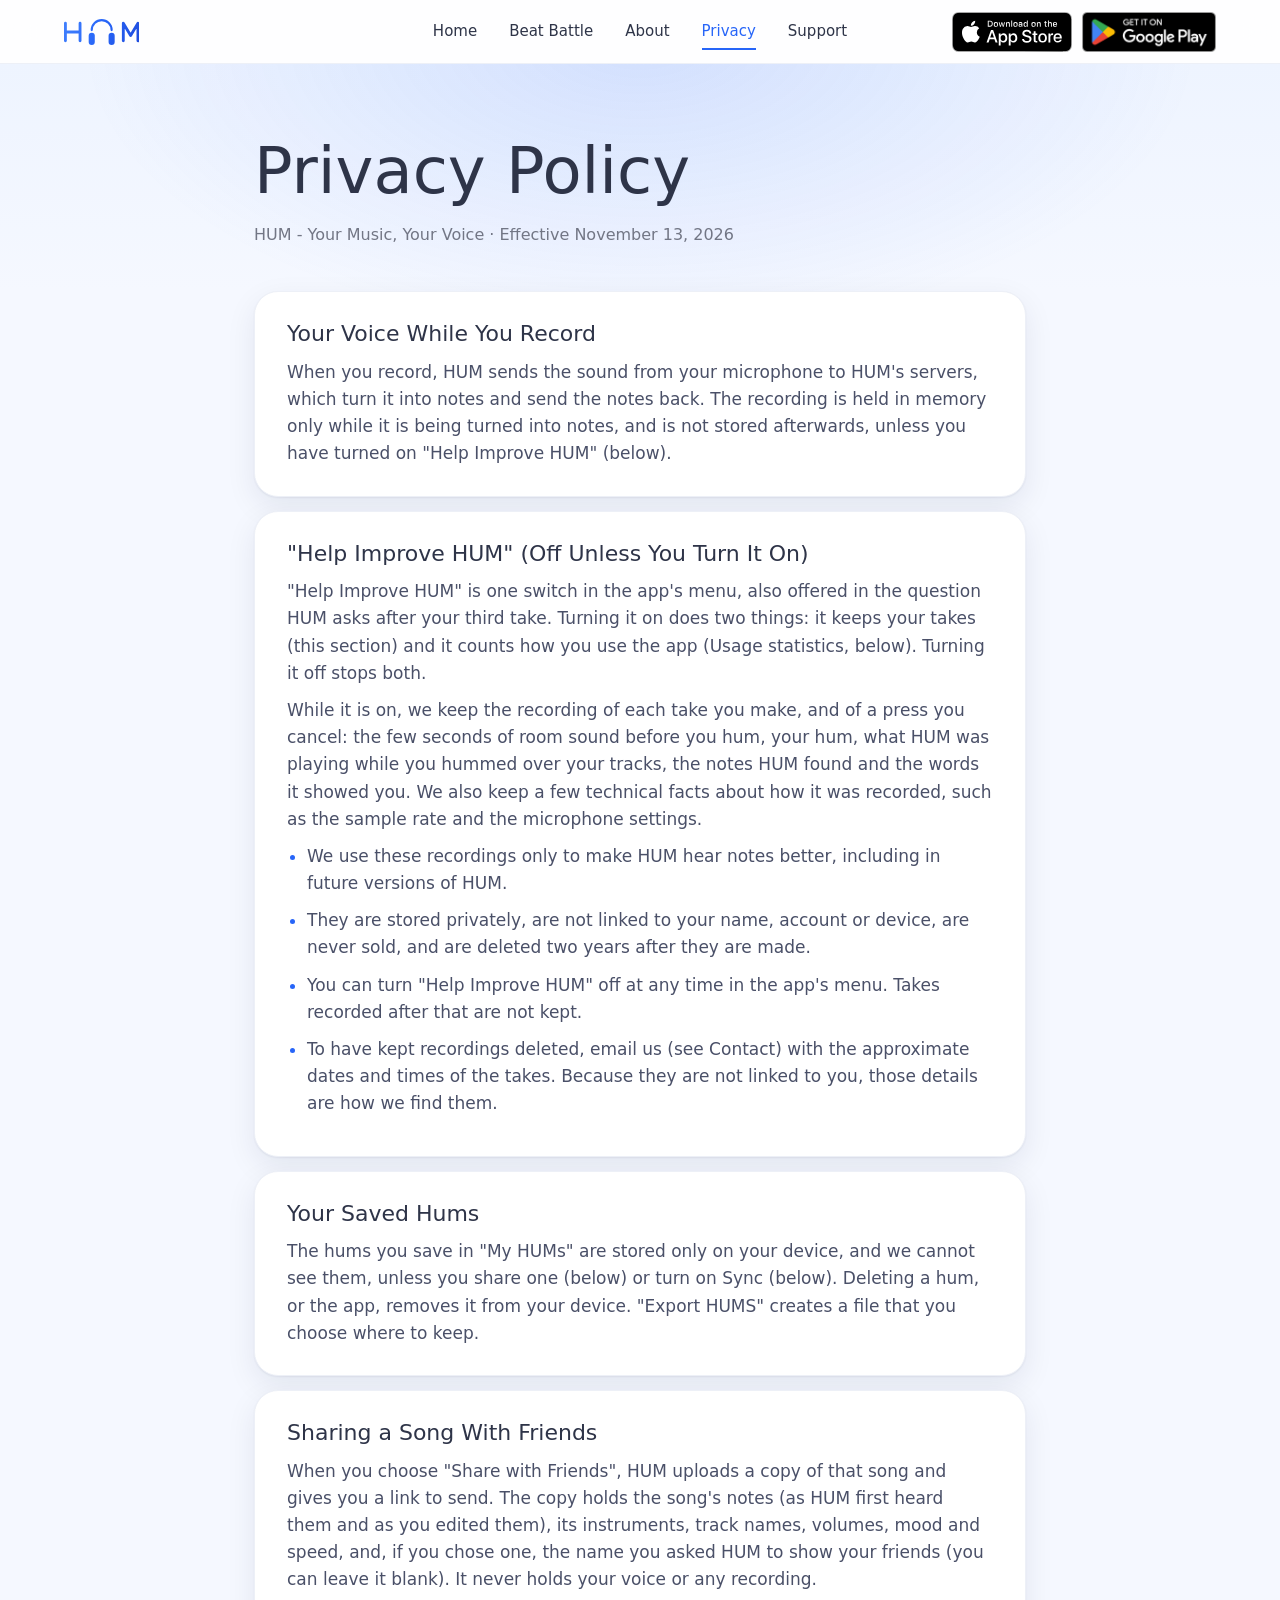
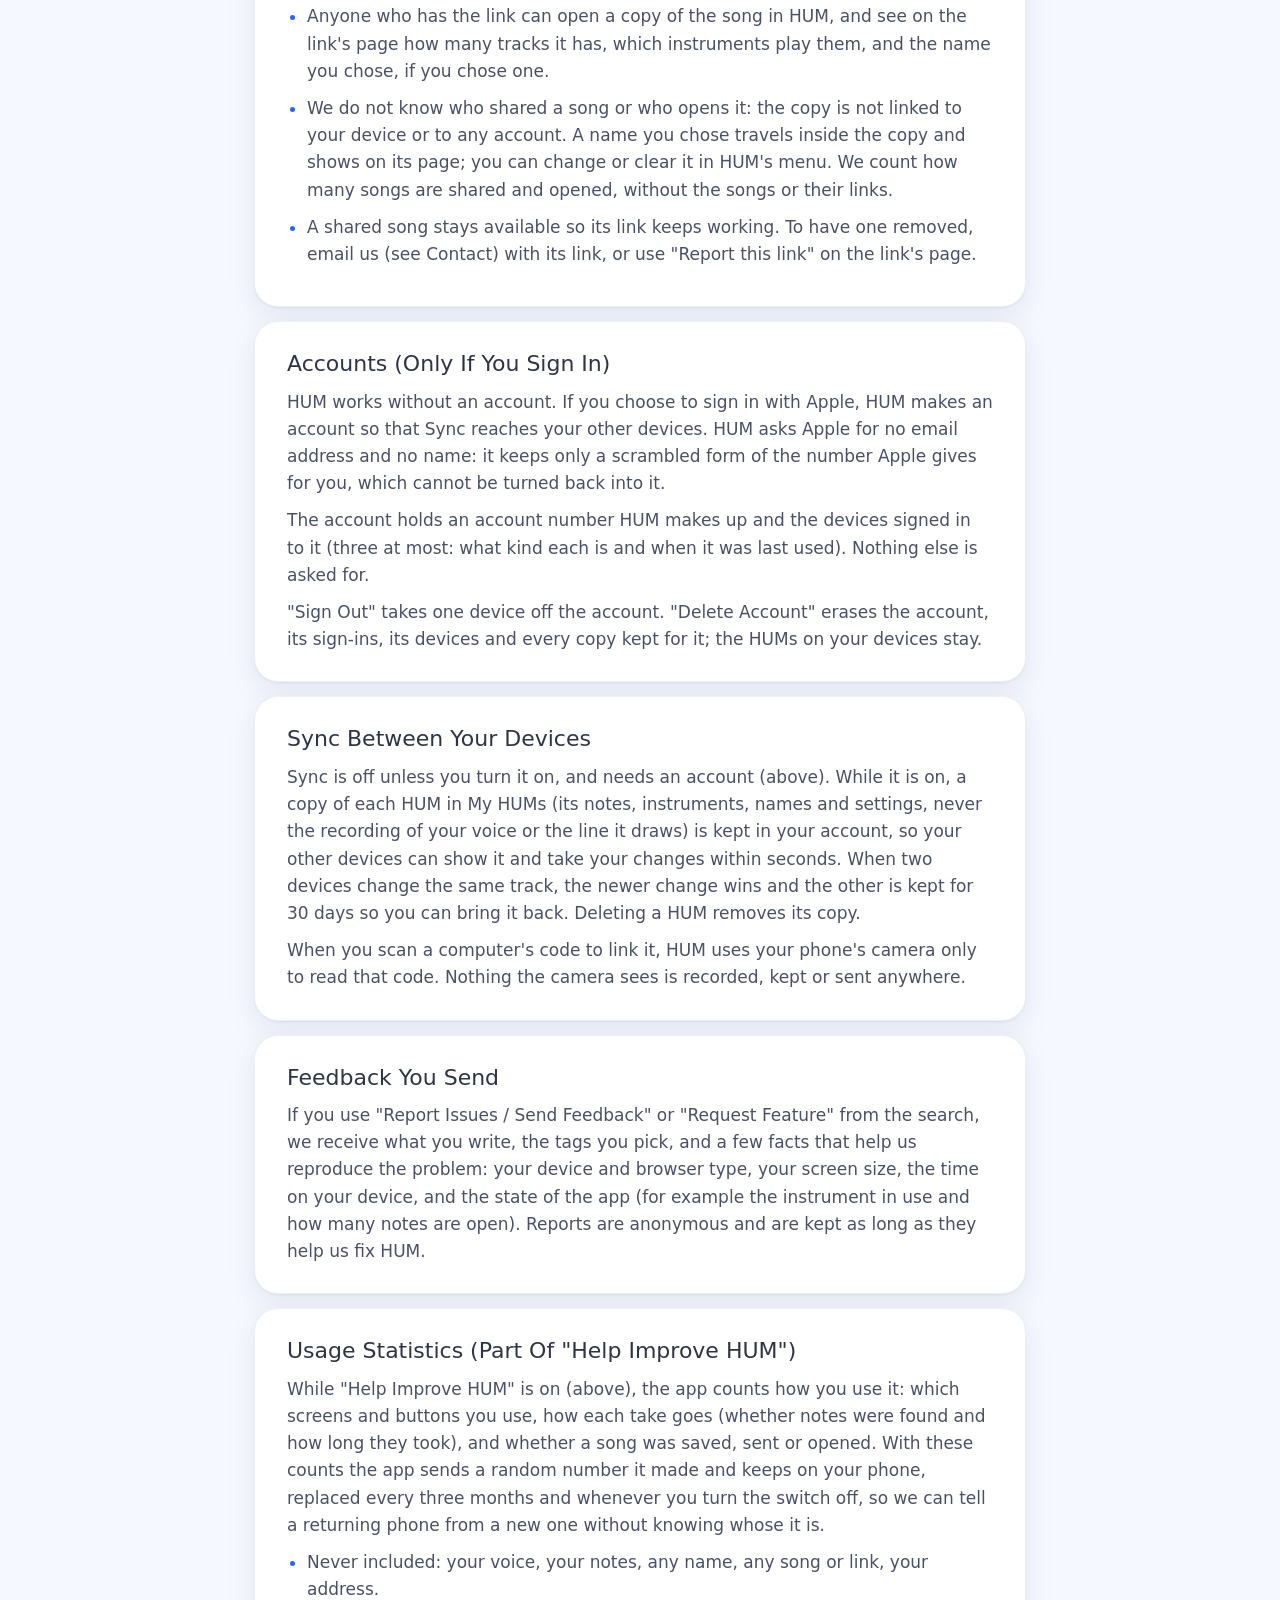
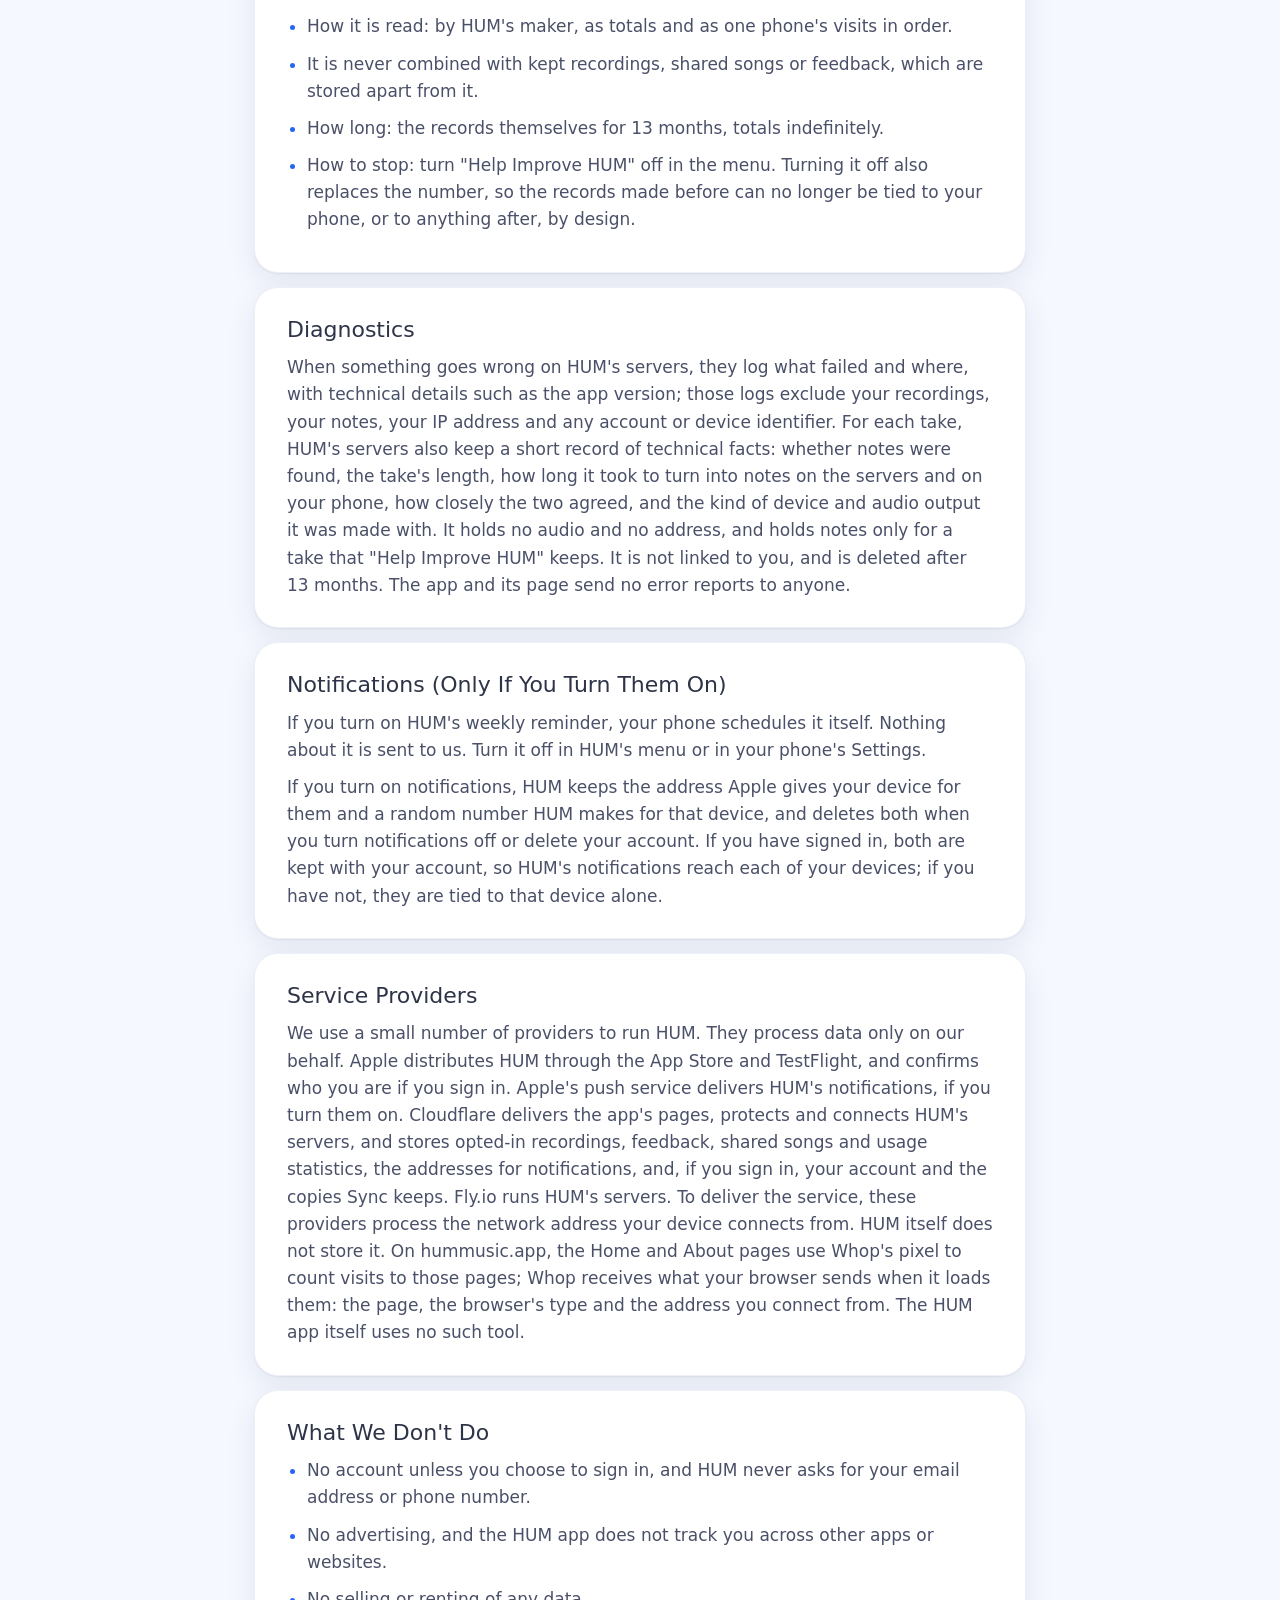
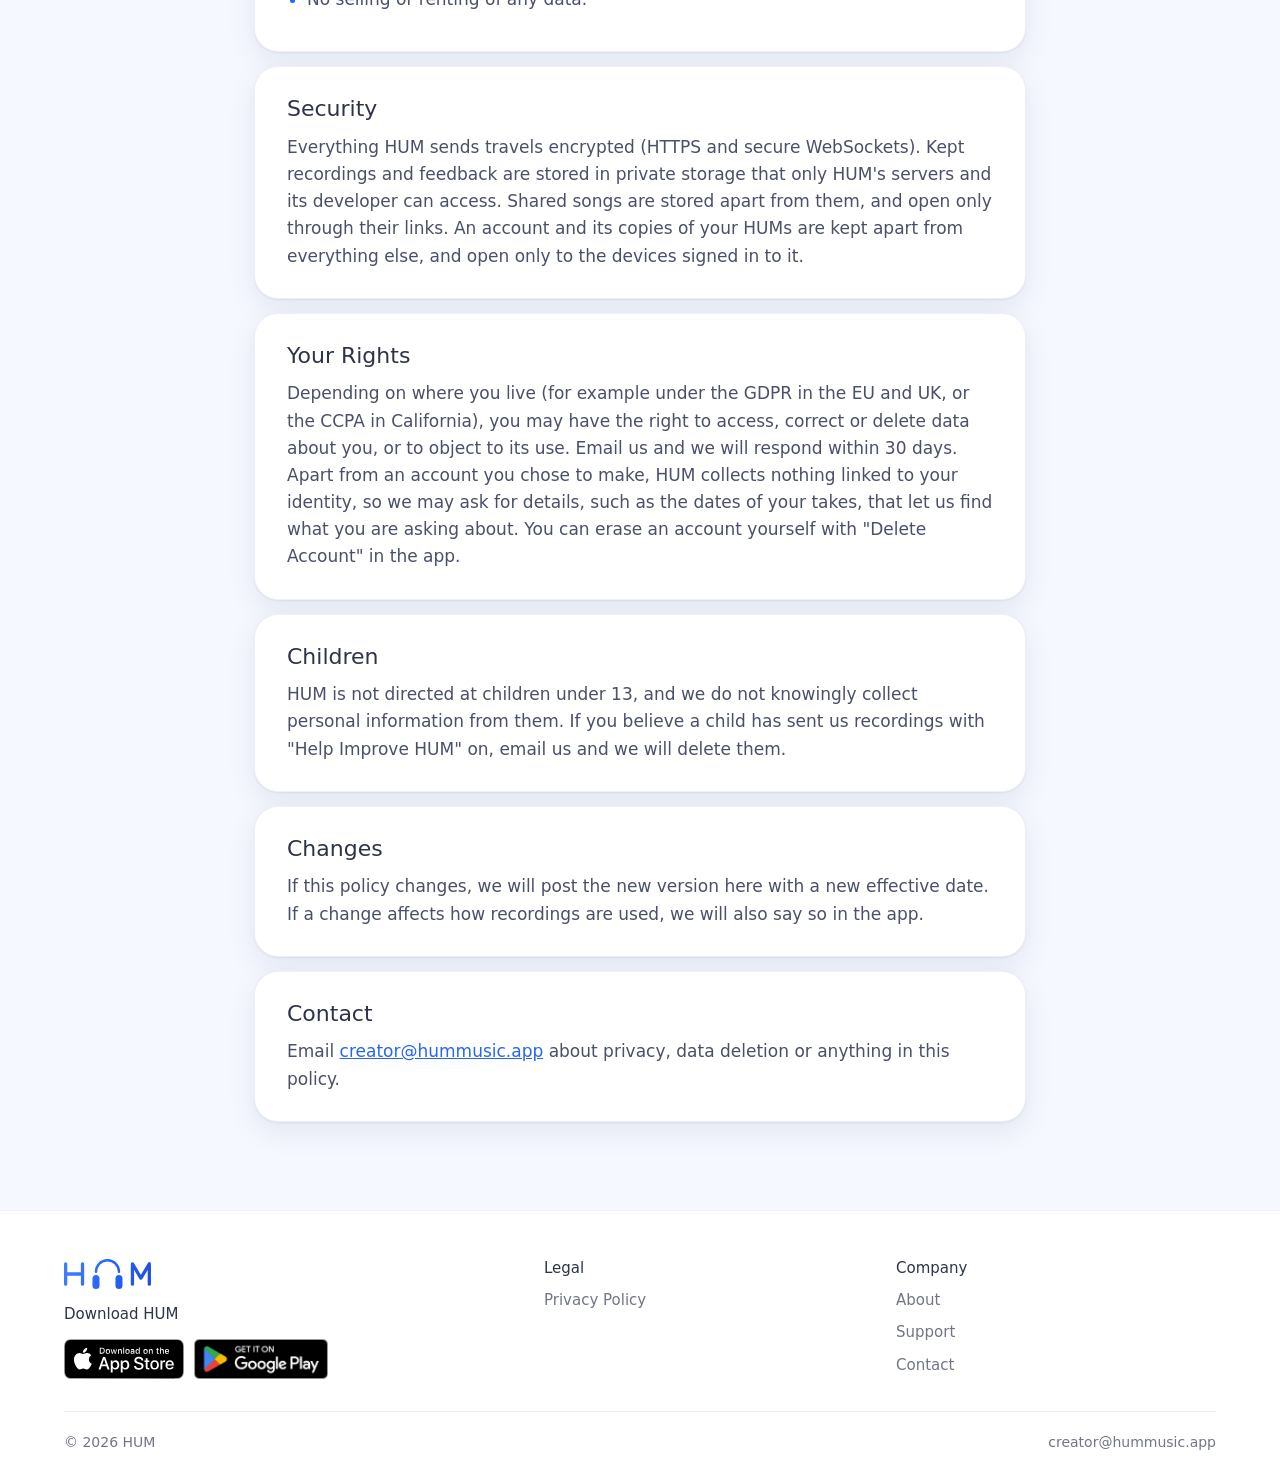
<file: privacy.html>
<!doctype html>
<html lang="en">
<head>
<meta charset="utf-8">
<meta name="viewport" content="width=device-width, initial-scale=1">
<meta http-equiv="Content-Security-Policy" content="default-src 'none'; style-src 'self'; img-src 'self'; script-src 'self'; base-uri 'none'">
<title data-w="site.privacy.title">HUM: Privacy Policy</title>
<link rel="icon" href="favicon.png">
<link rel="apple-touch-icon" href="apple-touch-icon.png">
<link rel="stylesheet" href="site.css">
</head>
<body class="doc">
<header class="bar"><div class="bar-in">
  <a class="brand" href="./" aria-label="HUM" data-w-label="site.nav.brand"><svg class="mark" viewBox="141 384 742 256" aria-hidden="true" focusable="false"><defs><linearGradient id="hum-ink-1" gradientUnits="userSpaceOnUse" x1="141" y1="384.5" x2="883" y2="639.5"><stop offset="0" stop-color="#4180FD"/><stop offset=".5" stop-color="#2765F8"/><stop offset="1" stop-color="#204CDD"/></linearGradient></defs><path fill="none" stroke="url(#hum-ink-1)" stroke-width="21" stroke-linecap="round" d="M414 493a98 98 0 0 1 196 0"/><rect fill="url(#hum-ink-1)" x="384" y="519.5" width="60" height="120" rx="30"/><rect fill="url(#hum-ink-1)" x="580" y="519.5" width="60" height="120" rx="30"/><path fill="none" stroke="url(#hum-ink-1)" stroke-width="28" stroke-linecap="round" stroke-linejoin="round" d="M155 425V599M299 425V599M155 512H299M725 599V425L797 546.8L869 425V599"/></svg></a>
  <nav class="tabs"><a data-w="site.nav.home" href="./">Home</a><a data-w="site.nav.beat" href="beat-battle">Beat Battle</a><a data-w="site.nav.about" href="about">About</a><a data-w="site.nav.privacy" href="privacy" aria-current="page">Privacy</a><a data-w="site.nav.support" href="support">Support</a></nav>
  <span class="badges"><a class="badge" href="https://apps.apple.com/app/id6820010168"><img data-w-alt="site.badge.apple" src="badges/app-store.svg" width="120" height="40" alt="Download on the App Store"></a><button class="badge play" type="button"><img data-w-alt="site.badge.google" src="badges/google-play.png" width="134" height="40" alt="Get it on Google Play"><span class="soon" data-w="site.badge.soon">Coming soon</span></button></span>
</div></header>
<main>
<div class="doc-hero">
<h1 data-w="site.privacy.heading">Privacy Policy</h1>
<p data-w="site.privacy.subtitle" class="muted">HUM - Your Music, Your Voice · Effective November 13, 2026</p>
</div>
<div class="doc-body">
<section class="doc-card">
<h2 data-w="site.privacy.voice.title">Your Voice While You Record</h2>
<p data-w="site.privacy.voice.1">When you record, HUM sends the sound from your microphone to HUM's servers, which turn it into notes and send the notes back. The recording is held in memory only while it is being turned into notes, and is not stored afterwards, unless you have turned on "Help Improve HUM" (below).</p>
</section>
<section class="doc-card">
<h2 data-w="site.privacy.improve.title">"Help Improve HUM" (Off Unless You Turn It On)</h2>
<p data-w="site.privacy.improve.1">"Help Improve HUM" is one switch in the app's menu, also offered in the question HUM asks after your third take. Turning it on does two things: it keeps your takes (this section) and it counts how you use the app (Usage statistics, below). Turning it off stops both.</p>
<p data-w="site.privacy.improve.2">While it is on, we keep the recording of each take you make, and of a press you cancel: the few seconds of room sound before you hum, your hum, what HUM was playing while you hummed over your tracks, the notes HUM found and the words it showed you. We also keep a few technical facts about how it was recorded, such as the sample rate and the microphone settings.</p>
<ul>
<li data-w="site.privacy.improve.3">We use these recordings only to make HUM hear notes better, including in future versions of HUM.</li>
<li data-w="site.privacy.improve.4">They are stored privately, are not linked to your name, account or device, are never sold, and are deleted two years after they are made.</li>
<li data-w="site.privacy.improve.5">You can turn "Help Improve HUM" off at any time in the app's menu. Takes recorded after that are not kept.</li>
<li data-w="site.privacy.improve.6">To have kept recordings deleted, email us (see Contact) with the approximate dates and times of the takes. Because they are not linked to you, those details are how we find them.</li>
</ul>
</section>
<section class="doc-card">
<h2 data-w="site.privacy.saved.title">Your Saved Hums</h2>
<p data-w="site.privacy.saved.1">The hums you save in "My HUMs" are stored only on your device, and we cannot see them, unless you share one (below) or turn on Sync (below). Deleting a hum, or the app, removes it from your device. "Export HUMS" creates a file that you choose where to keep.</p>
</section>
<section class="doc-card">
<h2 data-w="site.privacy.sharing.title">Sharing a Song With Friends</h2>
<p data-w="site.privacy.sharing.1">When you choose "Share with Friends", HUM uploads a copy of that song and gives you a link to send. The copy holds the song's notes (as HUM first heard them and as you edited them), its instruments, track names, volumes, mood and speed, and, if you chose one, the name you asked HUM to show your friends (you can leave it blank). It never holds your voice or any recording.</p>
<ul>
<li data-w="site.privacy.sharing.2">Anyone who has the link can open a copy of the song in HUM, and see on the link's page how many tracks it has, which instruments play them, and the name you chose, if you chose one.</li>
<li data-w="site.privacy.sharing.3">We do not know who shared a song or who opens it: the copy is not linked to your device or to any account. A name you chose travels inside the copy and shows on its page; you can change or clear it in HUM's menu. We count how many songs are shared and opened, without the songs or their links.</li>
<li data-w="site.privacy.sharing.4">A shared song stays available so its link keeps working. To have one removed, email us (see Contact) with its link, or use "Report this link" on the link's page.</li>
</ul>
</section>
<section class="doc-card">
<h2 data-w="site.privacy.account.title">Accounts (Only If You Sign In)</h2>
<p data-w="site.privacy.account.1">HUM works without an account. If you choose to sign in with Apple, HUM makes an account so that Sync reaches your other devices. HUM asks Apple for no email address and no name: it keeps only a scrambled form of the number Apple gives for you, which cannot be turned back into it.</p>
<p data-w="site.privacy.account.2">The account holds an account number HUM makes up and the devices signed in to it (three at most: what kind each is and when it was last used). Nothing else is asked for.</p>
<p data-w="site.privacy.account.3">"Sign Out" takes one device off the account. "Delete Account" erases the account, its sign-ins, its devices and every copy kept for it; the HUMs on your devices stay.</p>
</section>
<section class="doc-card">
<h2 data-w="site.privacy.sync.title">Sync Between Your Devices</h2>
<p data-w="site.privacy.sync.1">Sync is off unless you turn it on, and needs an account (above). While it is on, a copy of each HUM in My HUMs (its notes, instruments, names and settings, never the recording of your voice or the line it draws) is kept in your account, so your other devices can show it and take your changes within seconds. When two devices change the same track, the newer change wins and the other is kept for 30 days so you can bring it back. Deleting a HUM removes its copy.</p>
<p data-w="site.privacy.sync.2">When you scan a computer's code to link it, HUM uses your phone's camera only to read that code. Nothing the camera sees is recorded, kept or sent anywhere.</p>
</section>
<section class="doc-card">
<h2 data-w="site.privacy.feedback.title">Feedback You Send</h2>
<p data-w="site.privacy.feedback.1">If you use "Report Issues / Send Feedback" or "Request Feature" from the search, we receive what you write, the tags you pick, and a few facts that help us reproduce the problem: your device and browser type, your screen size, the time on your device, and the state of the app (for example the instrument in use and how many notes are open). Reports are anonymous and are kept as long as they help us fix HUM.</p>
</section>
<section class="doc-card">
<h2 data-w="site.privacy.usage.title">Usage Statistics (Part Of "Help Improve HUM")</h2>
<p data-w="site.privacy.usage.1">While "Help Improve HUM" is on (above), the app counts how you use it: which screens and buttons you use, how each take goes (whether notes were found and how long they took), and whether a song was saved, sent or opened. With these counts the app sends a random number it made and keeps on your phone, replaced every three months and whenever you turn the switch off, so we can tell a returning phone from a new one without knowing whose it is.</p>
<ul>
<li data-w="site.privacy.usage.2">Never included: your voice, your notes, any name, any song or link, your address.</li>
<li data-w="site.privacy.usage.3">How it is read: by HUM's maker, as totals and as one phone's visits in order.</li>
<li data-w="site.privacy.usage.4">It is never combined with kept recordings, shared songs or feedback, which are stored apart from it.</li>
<li data-w="site.privacy.usage.5">How long: the records themselves for 13 months, totals indefinitely.</li>
<li data-w="site.privacy.usage.6">How to stop: turn "Help Improve HUM" off in the menu. Turning it off also replaces the number, so the records made before can no longer be tied to your phone, or to anything after, by design.</li>
</ul>
</section>
<section class="doc-card">
<h2 data-w="site.privacy.diagnostics.title">Diagnostics</h2>
<p data-w="site.privacy.diagnostics.1">When something goes wrong on HUM's servers, they log what failed and where, with technical details such as the app version; those logs exclude your recordings, your notes, your IP address and any account or device identifier. For each take, HUM's servers also keep a short record of technical facts: whether notes were found, the take's length, how long it took to turn into notes on the servers and on your phone, how closely the two agreed, and the kind of device and audio output it was made with. It holds no audio and no address, and holds notes only for a take that "Help Improve HUM" keeps. It is not linked to you, and is deleted after 13 months. The app and its page send no error reports to anyone.</p>
</section>
<section class="doc-card">
<h2 data-w="site.privacy.notifications.title">Notifications (Only If You Turn Them On)</h2>
<p data-w="site.privacy.notifications.1">If you turn on HUM's weekly reminder, your phone schedules it itself. Nothing about it is sent to us. Turn it off in HUM's menu or in your phone's Settings.</p>
<p data-w="site.privacy.notify.1">If you turn on notifications, HUM keeps the address Apple gives your device for them and a random number HUM makes for that device, and deletes both when you turn notifications off or delete your account. If you have signed in, both are kept with your account, so HUM's notifications reach each of your devices; if you have not, they are tied to that device alone.</p>
</section>
<section class="doc-card">
<h2 data-w="site.privacy.providers.title">Service Providers</h2>
<p data-w="site.privacy.providers.1">We use a small number of providers to run HUM. They process data only on our behalf. Apple distributes HUM through the App Store and TestFlight, and confirms who you are if you sign in. Apple's push service delivers HUM's notifications, if you turn them on. Cloudflare delivers the app's pages, protects and connects HUM's servers, and stores opted-in recordings, feedback, shared songs and usage statistics, the addresses for notifications, and, if you sign in, your account and the copies Sync keeps. Fly.io runs HUM's servers. To deliver the service, these providers process the network address your device connects from. HUM itself does not store it. On hummusic.app, the Home and About pages use Whop's pixel to count visits to those pages; Whop receives what your browser sends when it loads them: the page, the browser's type and the address you connect from. The HUM app itself uses no such tool.</p>
</section>
<section class="doc-card">
<h2 data-w="site.privacy.dont.title">What We Don't Do</h2>
<ul>
<li data-w="site.privacy.dont.1">No account unless you choose to sign in, and HUM never asks for your email address or phone number.</li>
<li data-w="site.privacy.dont.2">No advertising, and the HUM app does not track you across other apps or websites.</li>
<li data-w="site.privacy.dont.3">No selling or renting of any data.</li>
</ul>
</section>
<section class="doc-card">
<h2 data-w="site.privacy.security.title">Security</h2>
<p data-w="site.privacy.security.1">Everything HUM sends travels encrypted (HTTPS and secure WebSockets). Kept recordings and feedback are stored in private storage that only HUM's servers and its developer can access. Shared songs are stored apart from them, and open only through their links. An account and its copies of your HUMs are kept apart from everything else, and open only to the devices signed in to it.</p>
</section>
<section class="doc-card">
<h2 data-w="site.privacy.rights.title">Your Rights</h2>
<p data-w="site.privacy.rights.1">Depending on where you live (for example under the GDPR in the EU and UK, or the CCPA in California), you may have the right to access, correct or delete data about you, or to object to its use. Email us and we will respond within 30 days. Apart from an account you chose to make, HUM collects nothing linked to your identity, so we may ask for details, such as the dates of your takes, that let us find what you are asking about. You can erase an account yourself with "Delete Account" in the app.</p>
</section>
<section class="doc-card">
<h2 data-w="site.privacy.children.title">Children</h2>
<p data-w="site.privacy.children.1">HUM is not directed at children under 13, and we do not knowingly collect personal information from them. If you believe a child has sent us recordings with "Help Improve HUM" on, email us and we will delete them.</p>
</section>
<section class="doc-card">
<h2 data-w="site.privacy.changes.title">Changes</h2>
<p data-w="site.privacy.changes.1">If this policy changes, we will post the new version here with a new effective date. If a change affects how recordings are used, we will also say so in the app.</p>
</section>
<section class="doc-card">
<h2 data-w="site.privacy.contact.title">Contact</h2>
<p data-w="site.privacy.contact.1">Email <a href="mailto:creator@hummusic.app">creator@hummusic.app</a> about privacy, data deletion or anything in this policy.</p>
</section>
</div>
</main>
<footer class="foot"><div class="foot-in">
  <div class="foot-brand">
    <a class="brand" href="./" aria-label="HUM" data-w-label="site.nav.brand"><svg class="mark" viewBox="141 384 742 256" aria-hidden="true" focusable="false"><defs><linearGradient id="hum-ink-2" gradientUnits="userSpaceOnUse" x1="141" y1="384.5" x2="883" y2="639.5"><stop offset="0" stop-color="#4180FD"/><stop offset=".5" stop-color="#2765F8"/><stop offset="1" stop-color="#204CDD"/></linearGradient></defs><path fill="none" stroke="url(#hum-ink-2)" stroke-width="21" stroke-linecap="round" d="M414 493a98 98 0 0 1 196 0"/><rect fill="url(#hum-ink-2)" x="384" y="519.5" width="60" height="120" rx="30"/><rect fill="url(#hum-ink-2)" x="580" y="519.5" width="60" height="120" rx="30"/><path fill="none" stroke="url(#hum-ink-2)" stroke-width="28" stroke-linecap="round" stroke-linejoin="round" d="M155 425V599M299 425V599M155 512H299M725 599V425L797 546.8L869 425V599"/></svg></a>
    <p data-w="site.foot.download">Download HUM</p>
    <span class="badges"><a class="badge" href="https://apps.apple.com/app/id6820010168"><img data-w-alt="site.badge.apple" src="badges/app-store.svg" width="120" height="40" alt="Download on the App Store"></a><button class="badge play" type="button"><img data-w-alt="site.badge.google" src="badges/google-play.png" width="134" height="40" alt="Get it on Google Play"><span class="soon" data-w="site.badge.soon">Coming soon</span></button></span>
  </div>
  <div><h3 data-w="site.foot.legal">Legal</h3><ul><li><a data-w="site.foot.privacy" href="privacy">Privacy Policy</a></li></ul></div>
  <div><h3 data-w="site.foot.company">Company</h3><ul><li><a data-w="site.nav.about" href="about">About</a></li><li><a data-w="site.nav.support" href="support">Support</a></li><li><a data-w="site.foot.contact" href="mailto:creator@hummusic.app">Contact</a></li></ul></div>
  <div class="foot-end"><span data-w="site.foot.copyright">© 2026 HUM</span><a data-w="site.foot.email" href="mailto:creator@hummusic.app">creator@hummusic.app</a></div>
</div></footer>
<script src="site.js"></script>
</body>
</html>
</file>
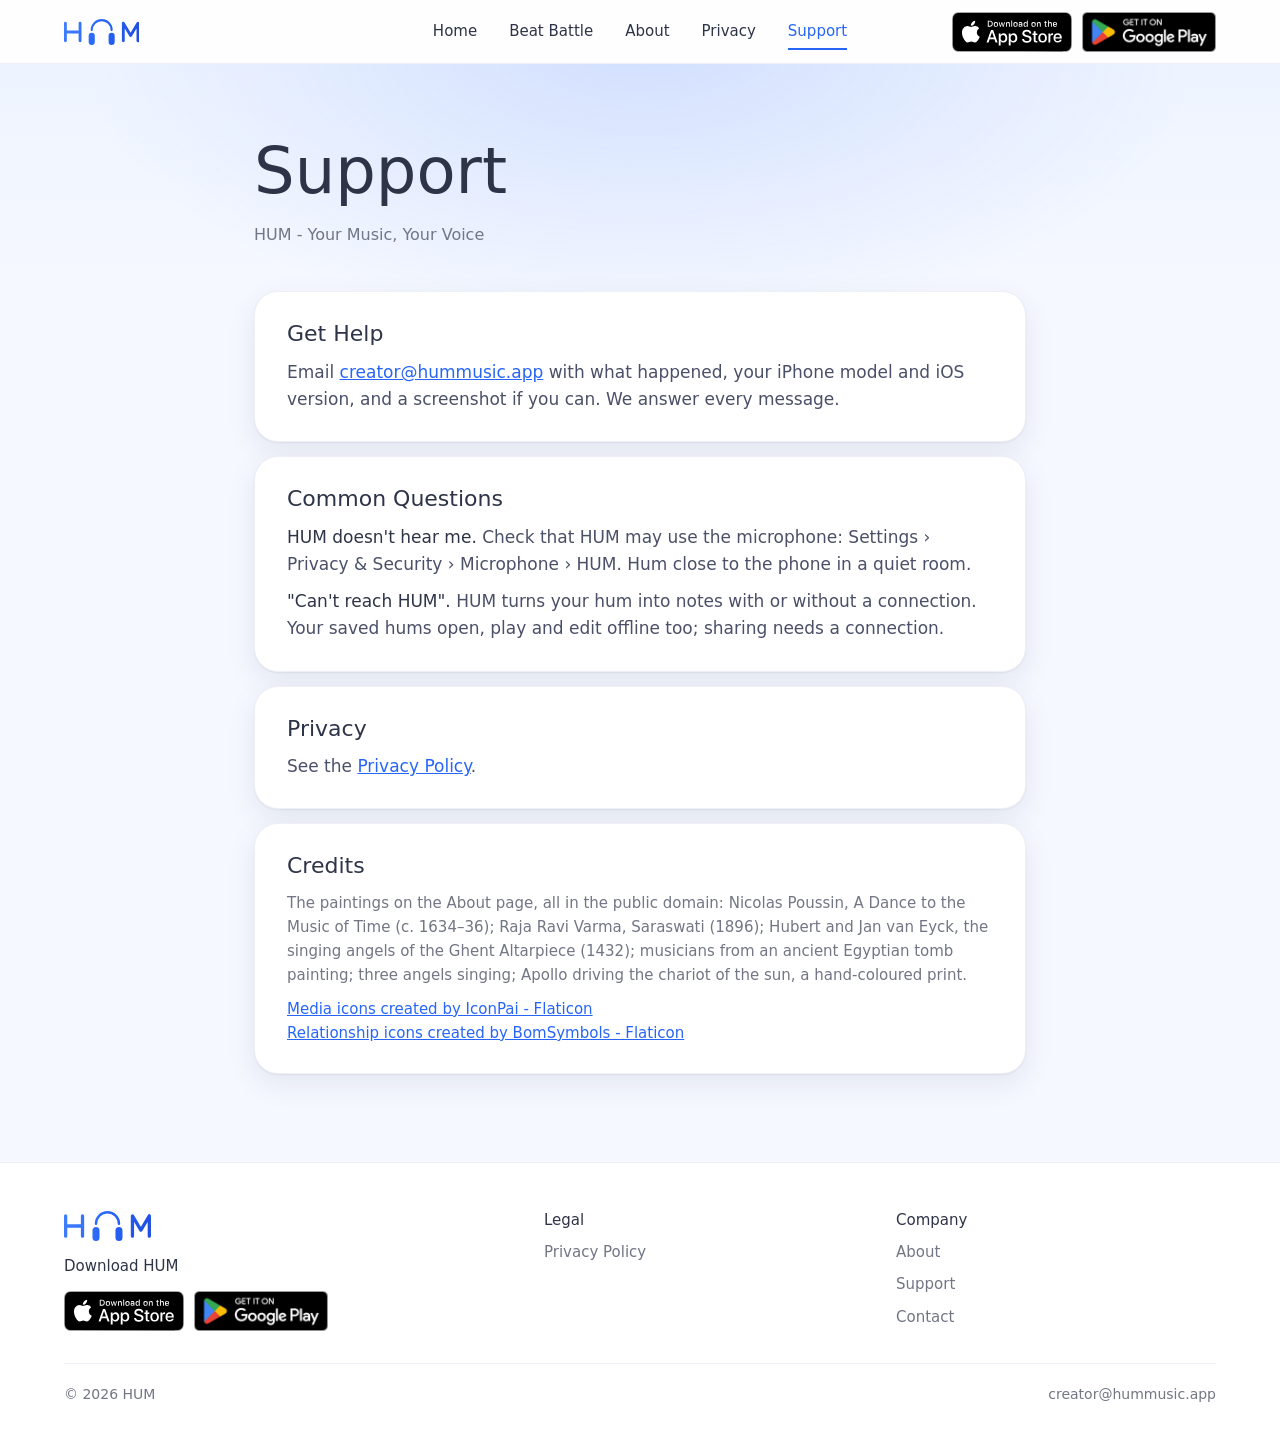
<file: support.html>
<!doctype html>
<html lang="en">
<head>
<meta charset="utf-8">
<meta name="viewport" content="width=device-width, initial-scale=1">
<meta http-equiv="Content-Security-Policy" content="default-src 'none'; style-src 'self'; img-src 'self'; script-src 'self'; base-uri 'none'">
<title data-w="site.support.title">HUM: Support</title>
<link rel="icon" href="favicon.png">
<link rel="apple-touch-icon" href="apple-touch-icon.png">
<link rel="stylesheet" href="site.css">
</head>
<body class="doc">
<header class="bar"><div class="bar-in">
  <a class="brand" href="./" aria-label="HUM" data-w-label="site.nav.brand"><svg class="mark" viewBox="141 384 742 256" aria-hidden="true" focusable="false"><defs><linearGradient id="hum-ink-1" gradientUnits="userSpaceOnUse" x1="141" y1="384.5" x2="883" y2="639.5"><stop offset="0" stop-color="#4180FD"/><stop offset=".5" stop-color="#2765F8"/><stop offset="1" stop-color="#204CDD"/></linearGradient></defs><path fill="none" stroke="url(#hum-ink-1)" stroke-width="21" stroke-linecap="round" d="M414 493a98 98 0 0 1 196 0"/><rect fill="url(#hum-ink-1)" x="384" y="519.5" width="60" height="120" rx="30"/><rect fill="url(#hum-ink-1)" x="580" y="519.5" width="60" height="120" rx="30"/><path fill="none" stroke="url(#hum-ink-1)" stroke-width="28" stroke-linecap="round" stroke-linejoin="round" d="M155 425V599M299 425V599M155 512H299M725 599V425L797 546.8L869 425V599"/></svg></a>
  <nav class="tabs"><a data-w="site.nav.home" href="./">Home</a><a data-w="site.nav.beat" href="beat-battle">Beat Battle</a><a data-w="site.nav.about" href="about">About</a><a data-w="site.nav.privacy" href="privacy">Privacy</a><a data-w="site.nav.support" href="support" aria-current="page">Support</a></nav>
  <span class="badges"><a class="badge" href="https://apps.apple.com/app/id6820010168"><img data-w-alt="site.badge.apple" src="badges/app-store.svg" width="120" height="40" alt="Download on the App Store"></a><button class="badge play" type="button"><img data-w-alt="site.badge.google" src="badges/google-play.png" width="134" height="40" alt="Get it on Google Play"><span class="soon" data-w="site.badge.soon">Coming soon</span></button></span>
</div></header>
<main>
<div class="doc-hero">
<h1 data-w="site.support.heading">Support</h1>
<p data-w="site.support.subtitle" class="muted">HUM - Your Music, Your Voice</p>
</div>
<div class="doc-body">
<section class="doc-card">
<h2 data-w="site.support.help.title">Get Help</h2>
<p data-w="site.support.help.1">Email <a href="mailto:creator@hummusic.app">creator@hummusic.app</a> with what happened, your iPhone model and iOS version, and a screenshot if you can. We answer every message.</p>
</section>
<section class="doc-card">
<h2 data-w="site.support.questions.title">Common Questions</h2>
<p data-w="site.support.questions.1"><strong>HUM doesn't hear me.</strong> Check that HUM may use the microphone: Settings › Privacy &amp; Security › Microphone › HUM. Hum close to the phone in a quiet room.</p>
<p data-w="site.support.questions.2"><strong>"Can't reach HUM".</strong> HUM turns your hum into notes with or without a connection. Your saved hums open, play and edit offline too; sharing needs a connection.</p>
</section>
<section class="doc-card">
<h2 data-w="site.support.privacy.title">Privacy</h2>
<p data-w="site.support.privacy.1">See the <a href="privacy.html">Privacy Policy</a>.</p>
</section>
<section class="doc-card">
<h2 data-w="site.support.credits.title">Credits</h2>
<p data-w="site.support.credits.1" class="muted">The paintings on the About page, all in the public domain: Nicolas Poussin, A Dance to the Music of Time (c. 1634–36); Raja Ravi Varma, Saraswati (1896); Hubert and Jan van Eyck, the singing angels of the Ghent Altarpiece (1432); musicians from an ancient Egyptian tomb painting; three angels singing; Apollo driving the chariot of the sun, a hand-coloured print.</p>
<p class="muted"><a data-w="site.support.credits.2" href="https://www.flaticon.com/free-icons/media" title="media icons" target="_blank" rel="noopener">Media icons created by IconPai - Flaticon</a><br>
<a data-w="site.support.credits.3" href="https://www.flaticon.com/free-icons/relationship" title="relationship icons" target="_blank" rel="noopener">Relationship icons created by BomSymbols - Flaticon</a></p>
</section>
</div>
</main>
<footer class="foot"><div class="foot-in">
  <div class="foot-brand">
    <a class="brand" href="./" aria-label="HUM" data-w-label="site.nav.brand"><svg class="mark" viewBox="141 384 742 256" aria-hidden="true" focusable="false"><defs><linearGradient id="hum-ink-2" gradientUnits="userSpaceOnUse" x1="141" y1="384.5" x2="883" y2="639.5"><stop offset="0" stop-color="#4180FD"/><stop offset=".5" stop-color="#2765F8"/><stop offset="1" stop-color="#204CDD"/></linearGradient></defs><path fill="none" stroke="url(#hum-ink-2)" stroke-width="21" stroke-linecap="round" d="M414 493a98 98 0 0 1 196 0"/><rect fill="url(#hum-ink-2)" x="384" y="519.5" width="60" height="120" rx="30"/><rect fill="url(#hum-ink-2)" x="580" y="519.5" width="60" height="120" rx="30"/><path fill="none" stroke="url(#hum-ink-2)" stroke-width="28" stroke-linecap="round" stroke-linejoin="round" d="M155 425V599M299 425V599M155 512H299M725 599V425L797 546.8L869 425V599"/></svg></a>
    <p data-w="site.foot.download">Download HUM</p>
    <span class="badges"><a class="badge" href="https://apps.apple.com/app/id6820010168"><img data-w-alt="site.badge.apple" src="badges/app-store.svg" width="120" height="40" alt="Download on the App Store"></a><button class="badge play" type="button"><img data-w-alt="site.badge.google" src="badges/google-play.png" width="134" height="40" alt="Get it on Google Play"><span class="soon" data-w="site.badge.soon">Coming soon</span></button></span>
  </div>
  <div><h3 data-w="site.foot.legal">Legal</h3><ul><li><a data-w="site.foot.privacy" href="privacy">Privacy Policy</a></li></ul></div>
  <div><h3 data-w="site.foot.company">Company</h3><ul><li><a data-w="site.nav.about" href="about">About</a></li><li><a data-w="site.nav.support" href="support">Support</a></li><li><a data-w="site.foot.contact" href="mailto:creator@hummusic.app">Contact</a></li></ul></div>
  <div class="foot-end"><span data-w="site.foot.copyright">© 2026 HUM</span><a data-w="site.foot.email" href="mailto:creator@hummusic.app">creator@hummusic.app</a></div>
</div></footer>
<script src="site.js"></script>
</body>
</html>
</file>
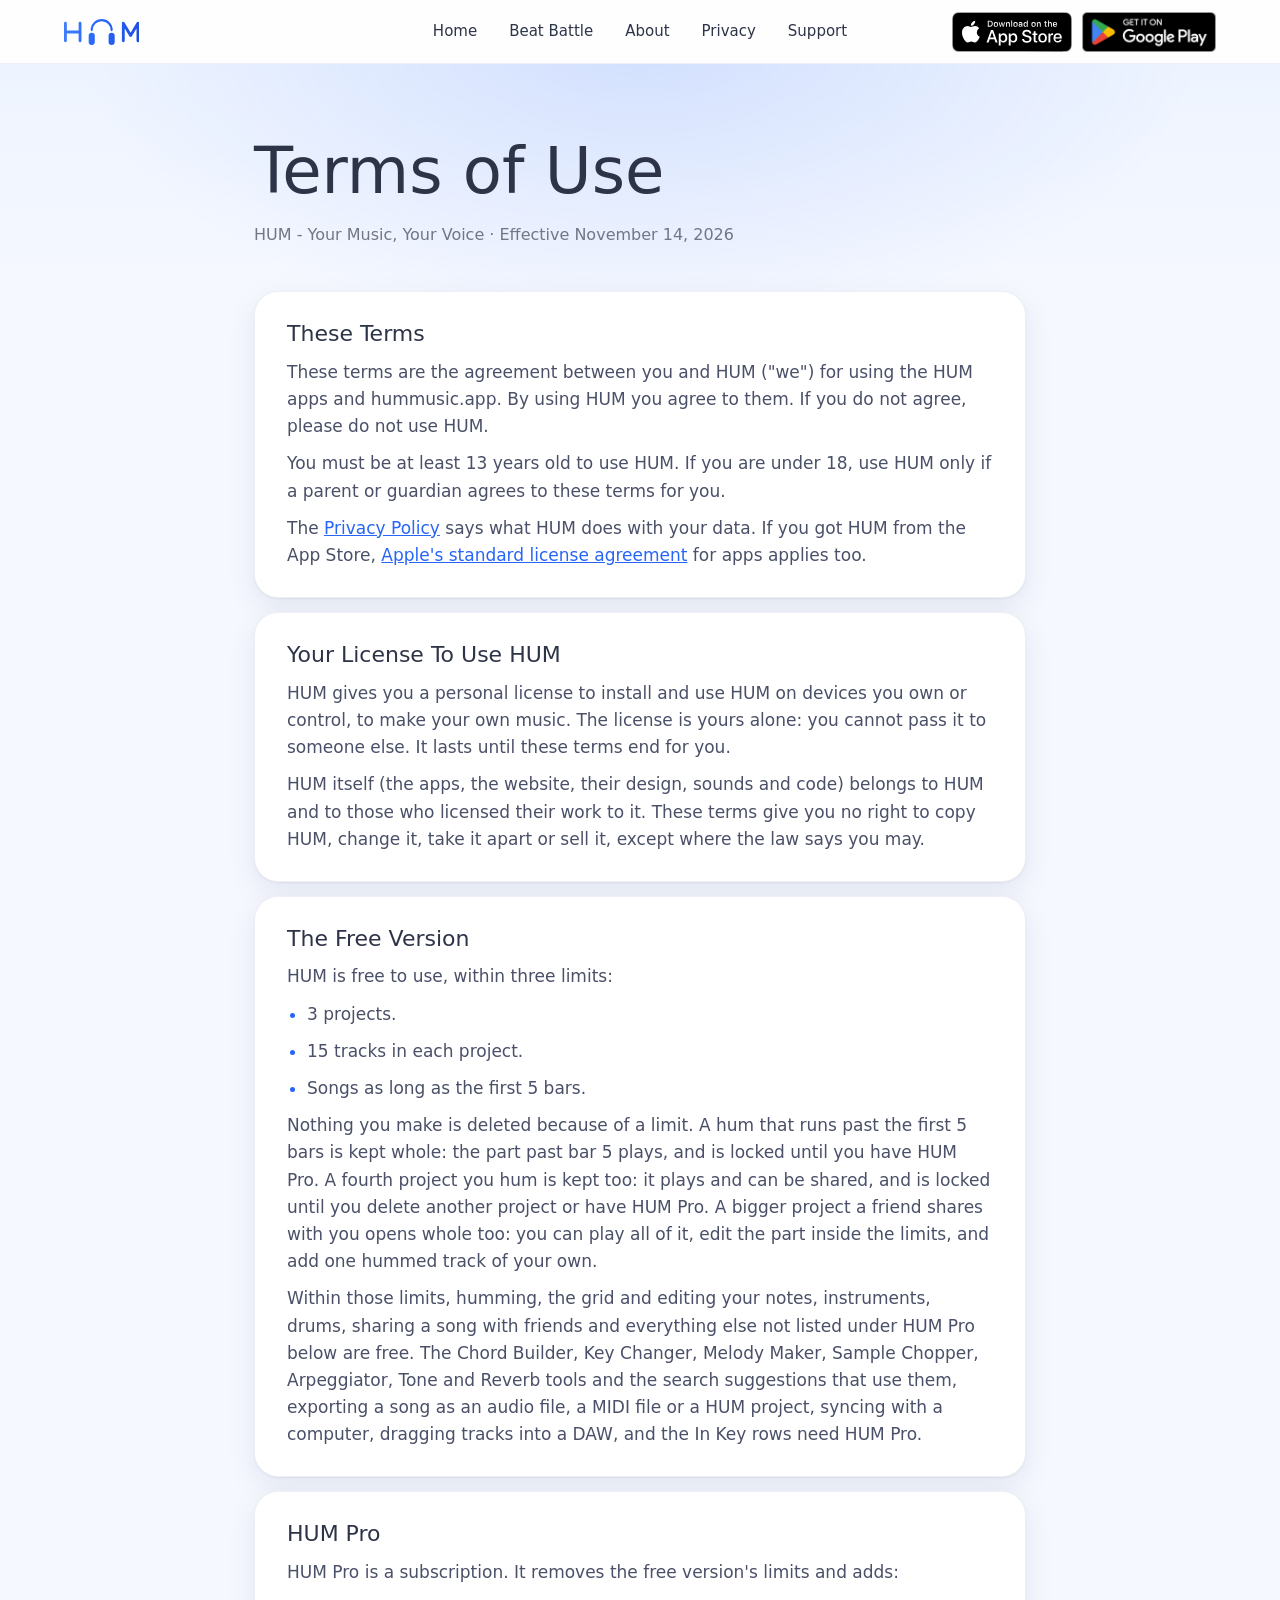
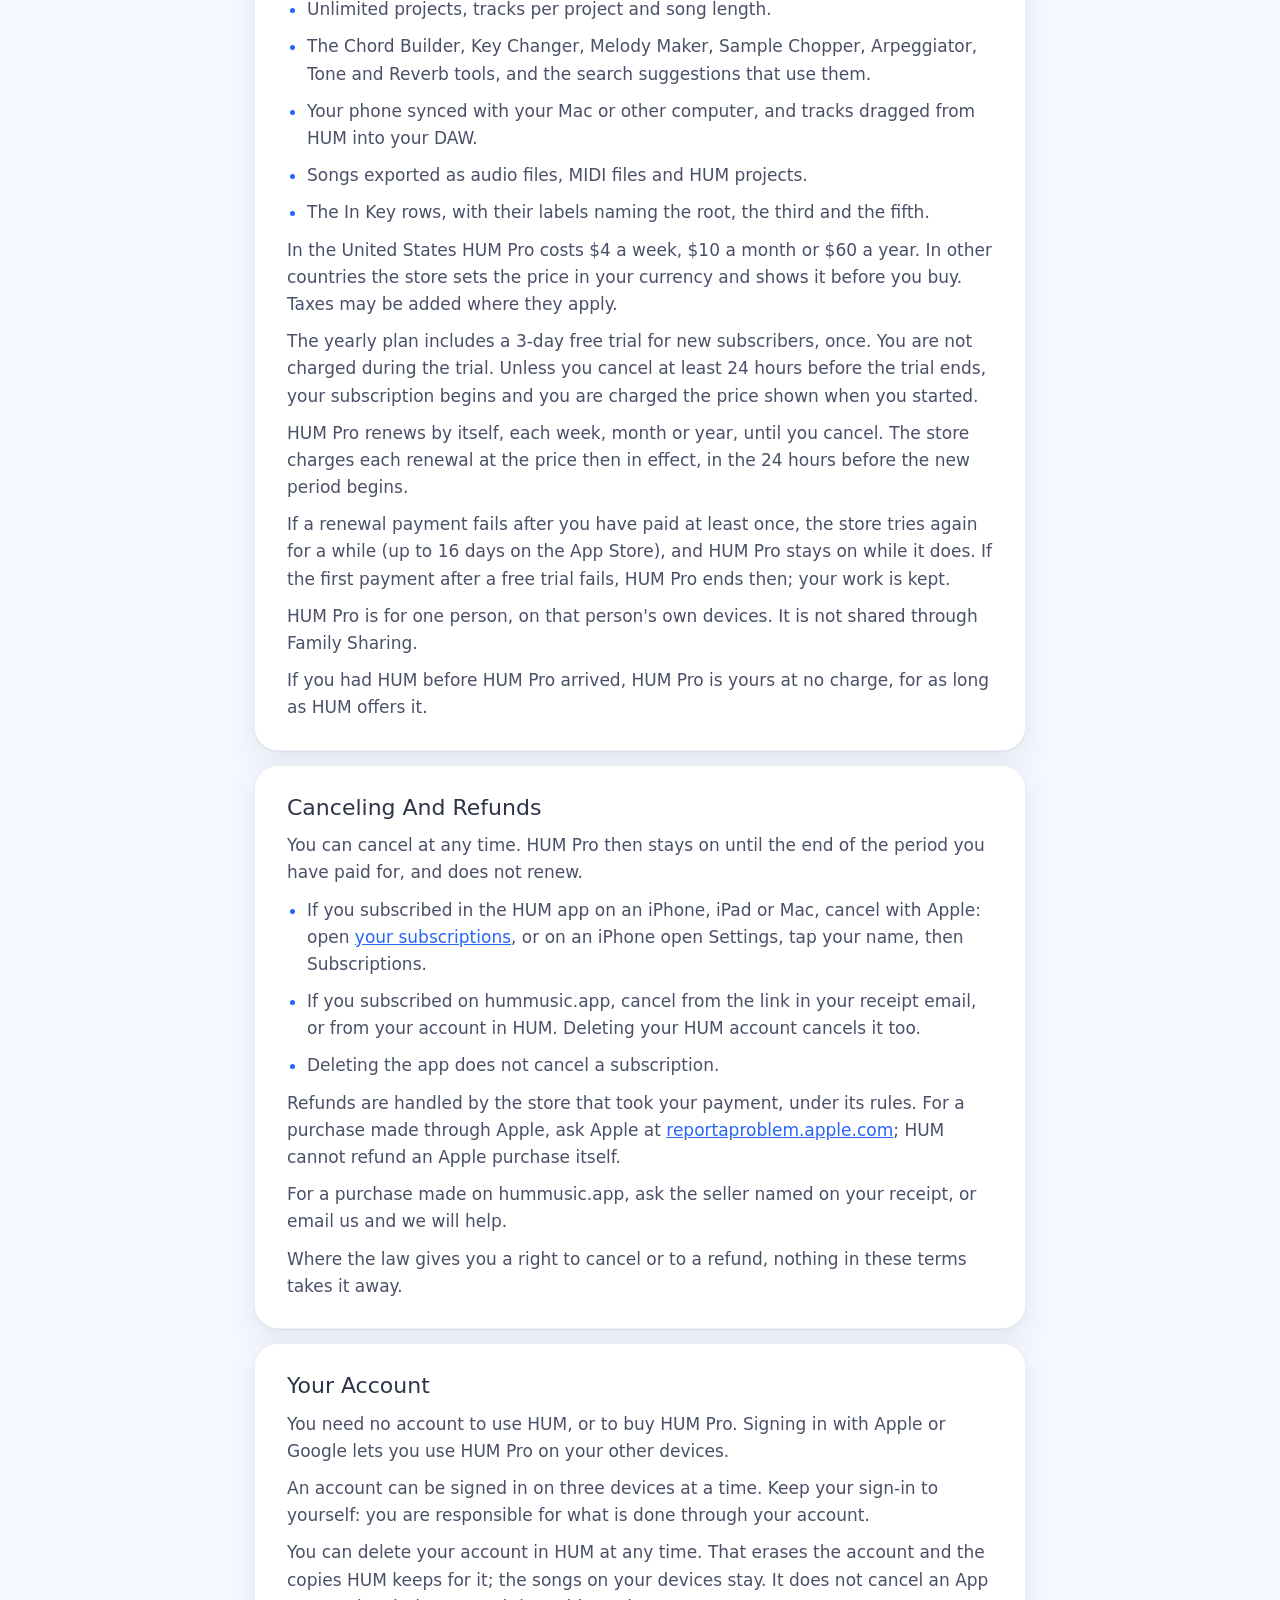
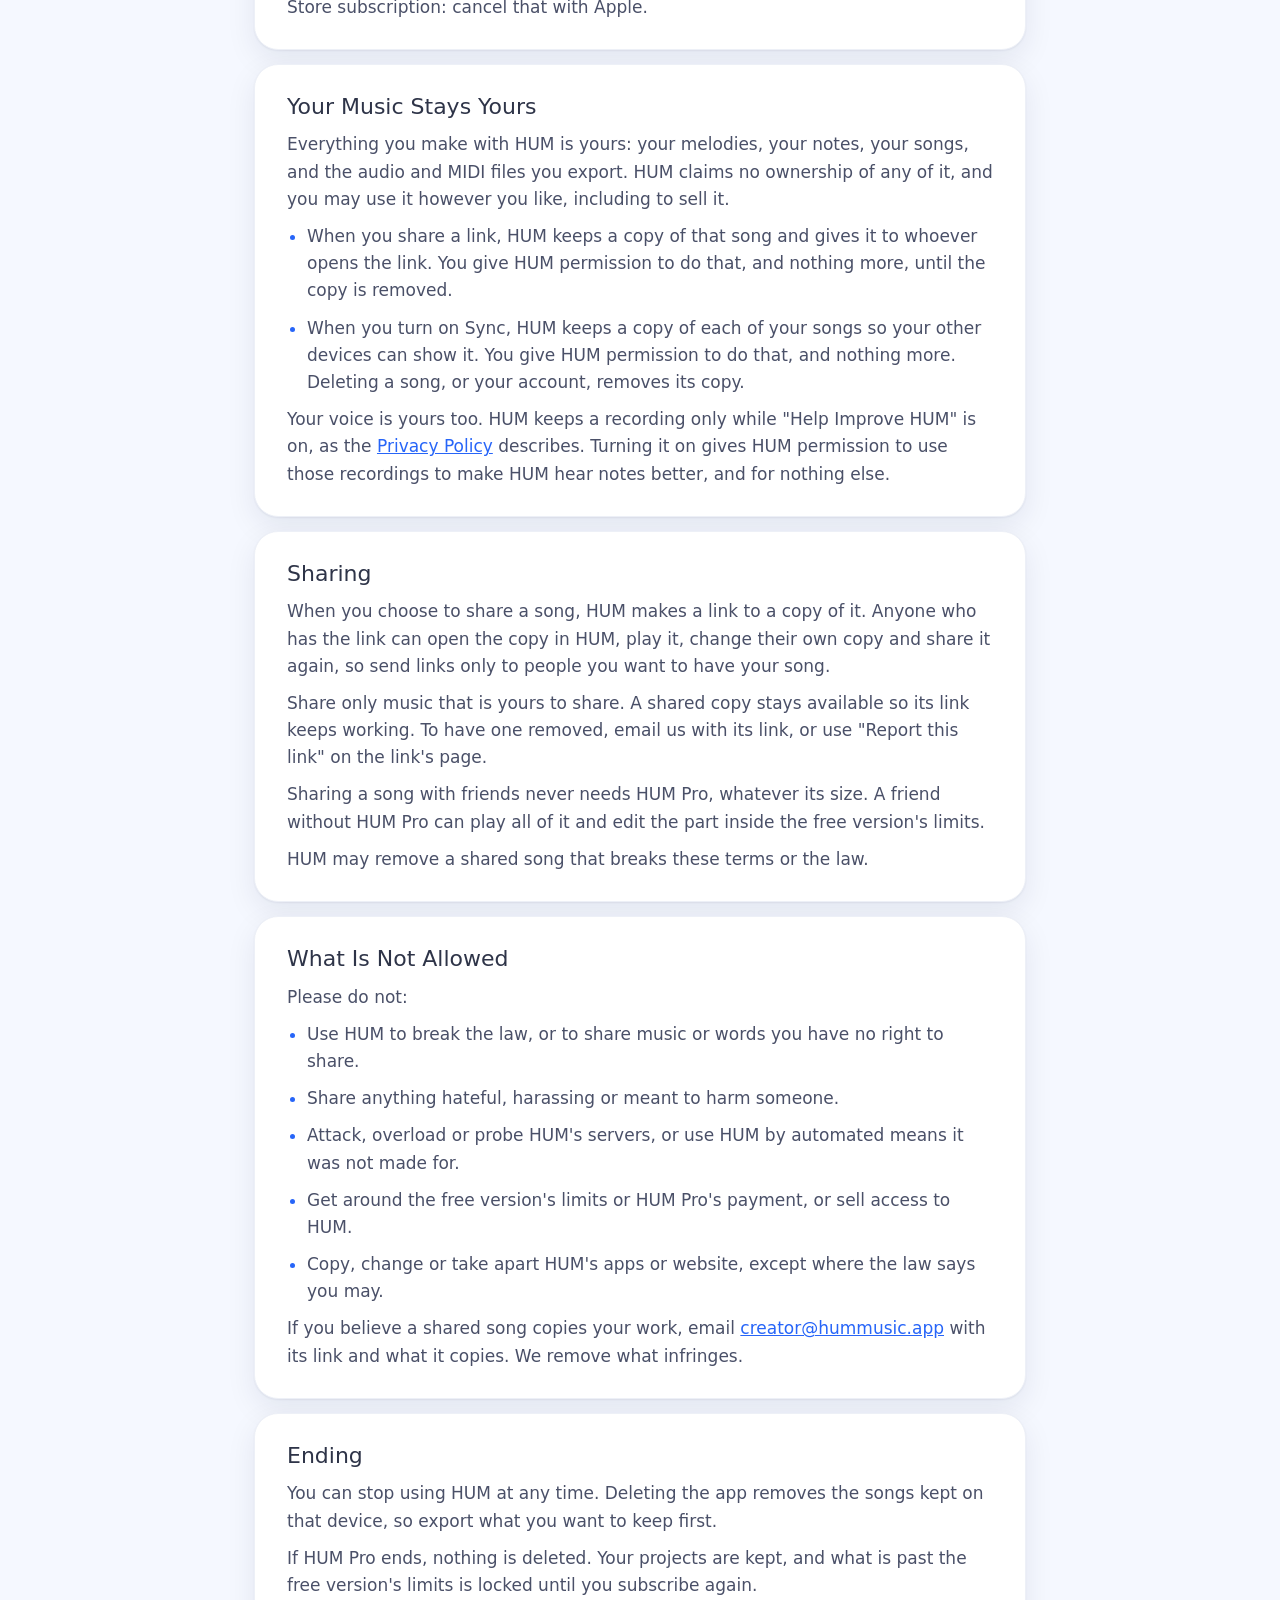
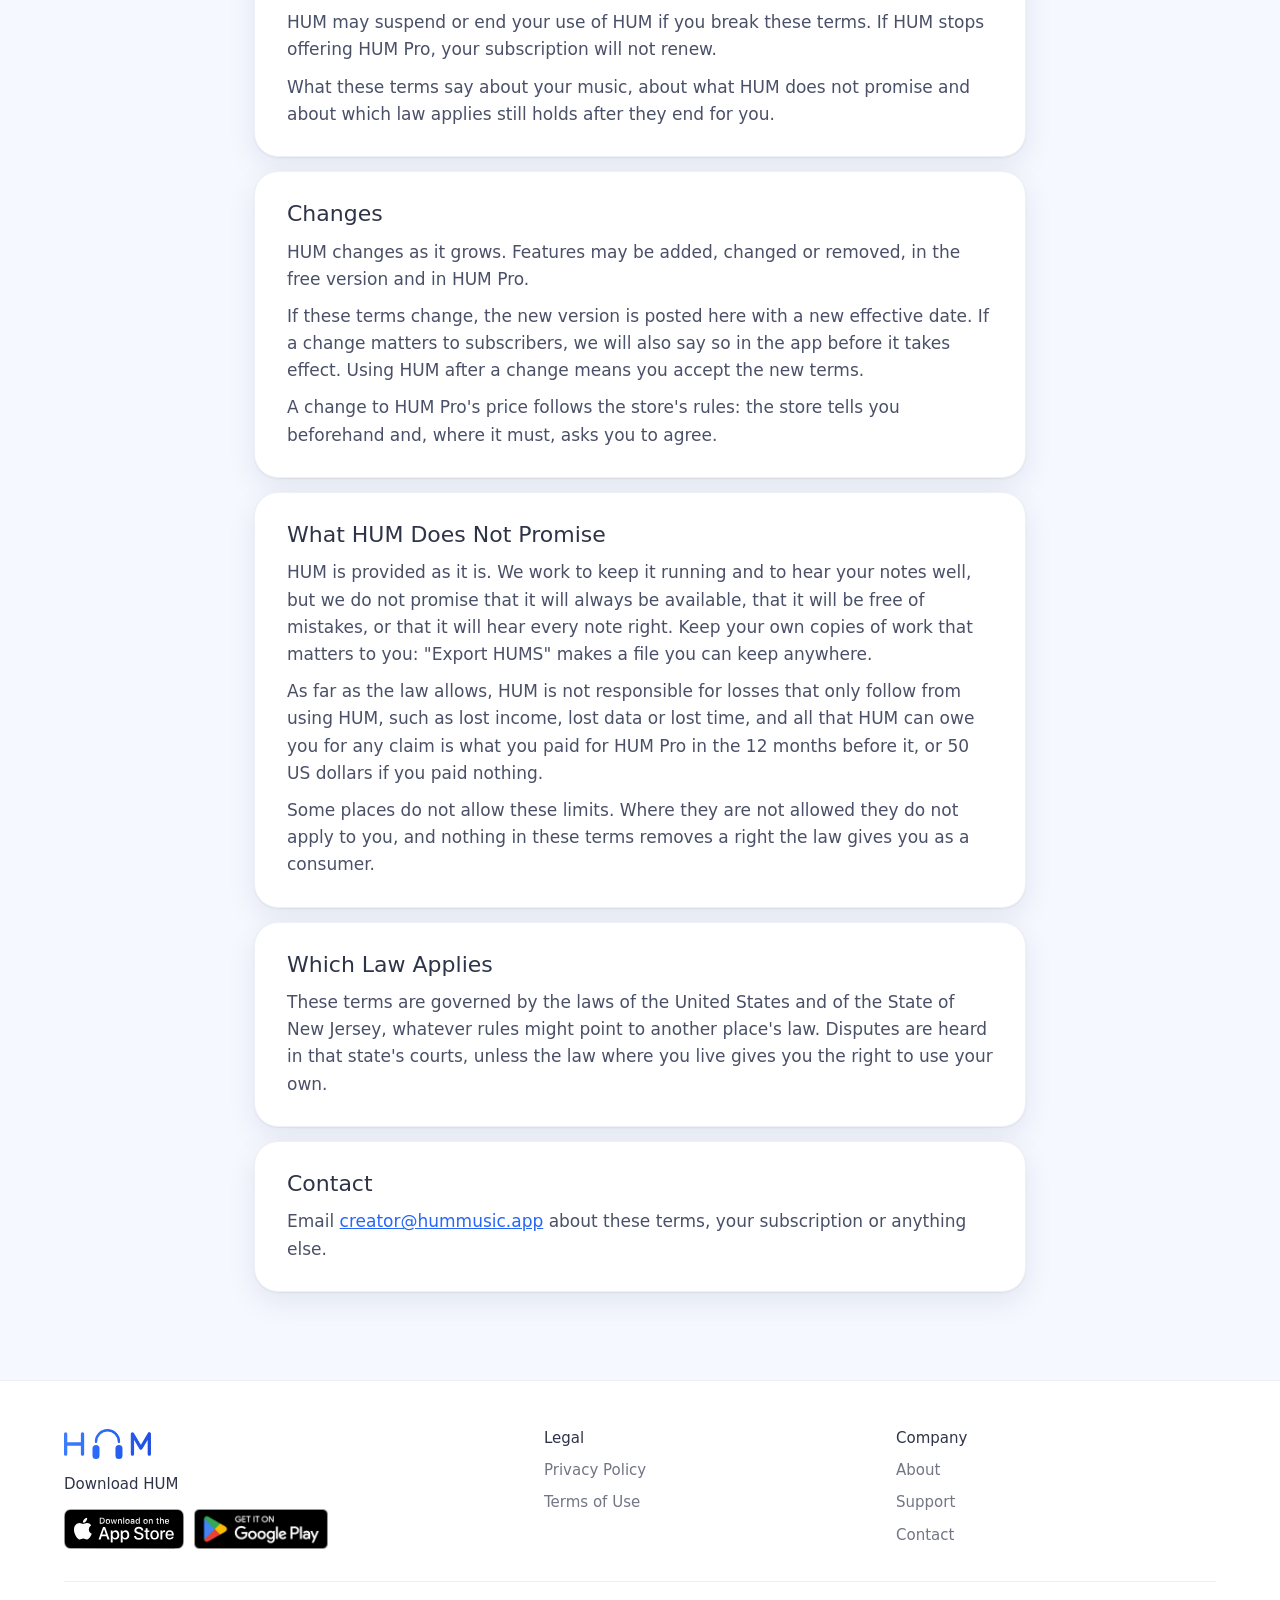
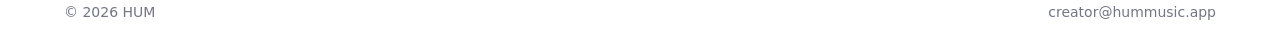
<file: terms.html>
<!doctype html>
<html lang="en">
<head>
<meta charset="utf-8">
<meta name="viewport" content="width=device-width, initial-scale=1">
<meta http-equiv="Content-Security-Policy" content="default-src 'none'; style-src 'self'; img-src 'self'; script-src 'self'; base-uri 'none'">
<title data-w="site.terms.title">HUM: Terms of Use</title>
<link rel="icon" href="favicon.png">
<link rel="apple-touch-icon" href="apple-touch-icon.png">
<link rel="stylesheet" href="site.css">
</head>
<body class="doc">
<header class="bar"><div class="bar-in">
  <a class="brand" href="./" aria-label="HUM" data-w-label="site.nav.brand"><svg class="mark" viewBox="141 384 742 256" aria-hidden="true" focusable="false"><defs><linearGradient id="hum-ink-1" gradientUnits="userSpaceOnUse" x1="141" y1="384.5" x2="883" y2="639.5"><stop offset="0" stop-color="#4180FD"/><stop offset=".5" stop-color="#2765F8"/><stop offset="1" stop-color="#204CDD"/></linearGradient></defs><path fill="none" stroke="url(#hum-ink-1)" stroke-width="21" stroke-linecap="round" d="M414 493a98 98 0 0 1 196 0"/><rect fill="url(#hum-ink-1)" x="384" y="519.5" width="60" height="120" rx="30"/><rect fill="url(#hum-ink-1)" x="580" y="519.5" width="60" height="120" rx="30"/><path fill="none" stroke="url(#hum-ink-1)" stroke-width="28" stroke-linecap="round" stroke-linejoin="round" d="M155 425V599M299 425V599M155 512H299M725 599V425L797 546.8L869 425V599"/></svg></a>
  <nav class="tabs"><a data-w="site.nav.home" href="./">Home</a><a data-w="site.nav.beat" href="beat-battle">Beat Battle</a><a data-w="site.nav.about" href="about">About</a><a data-w="site.nav.privacy" href="privacy">Privacy</a><a data-w="site.nav.support" href="support">Support</a></nav>
  <span class="badges"><a class="badge" href="https://apps.apple.com/app/id6820010168"><img data-w-alt="site.badge.apple" src="badges/app-store.svg" width="120" height="40" alt="Download on the App Store"></a><button class="badge play" type="button"><img data-w-alt="site.badge.google" src="badges/google-play.png" width="134" height="40" alt="Get it on Google Play"><span class="soon" data-w="site.badge.soon">Coming soon</span></button></span>
</div></header>
<main>
<div class="doc-hero">
<h1 data-w="site.terms.heading">Terms of Use</h1>
<p data-w="site.terms.subtitle" class="muted">HUM - Your Music, Your Voice · Effective November 14, 2026</p>
</div>
<div class="doc-body">
<section class="doc-card">
<h2 data-w="site.terms.intro.title">These Terms</h2>
<p data-w="site.terms.intro.1">These terms are the agreement between you and HUM ("we") for using the HUM apps and hummusic.app. By using HUM you agree to them. If you do not agree, please do not use HUM.</p>
<p data-w="site.terms.intro.2">You must be at least 13 years old to use HUM. If you are under 18, use HUM only if a parent or guardian agrees to these terms for you.</p>
<p data-w="site.terms.intro.3">The <a href="privacy">Privacy Policy</a> says what HUM does with your data. If you got HUM from the App Store, <a href="https://www.apple.com/legal/internet-services/itunes/dev/stdeula/">Apple's standard license agreement</a> for apps applies too.</p>
</section>
<section class="doc-card">
<h2 data-w="site.terms.license.title">Your License To Use HUM</h2>
<p data-w="site.terms.license.1">HUM gives you a personal license to install and use HUM on devices you own or control, to make your own music. The license is yours alone: you cannot pass it to someone else. It lasts until these terms end for you.</p>
<p data-w="site.terms.license.2">HUM itself (the apps, the website, their design, sounds and code) belongs to HUM and to those who licensed their work to it. These terms give you no right to copy HUM, change it, take it apart or sell it, except where the law says you may.</p>
</section>
<section class="doc-card">
<h2 data-w="site.terms.free.title">The Free Version</h2>
<p data-w="site.terms.free.1">HUM is free to use, within three limits:</p>
<ul>
<li data-w="site.terms.free.2">3 projects.</li>
<li data-w="site.terms.free.3">15 tracks in each project.</li>
<li data-w="site.terms.free.4">Songs as long as the first 5 bars.</li>
</ul>
<p data-w="site.terms.free.5">Nothing you make is deleted because of a limit. A hum that runs past the first 5 bars is kept whole: the part past bar 5 plays, and is locked until you have HUM Pro. A fourth project you hum is kept too: it plays and can be shared, and is locked until you delete another project or have HUM Pro. A bigger project a friend shares with you opens whole too: you can play all of it, edit the part inside the limits, and add one hummed track of your own.</p>
<p data-w="site.terms.free.6">Within those limits, humming, the grid and editing your notes, instruments, drums, sharing a song with friends and everything else not listed under HUM Pro below are free. The Chord Builder, Key Changer, Melody Maker, Sample Chopper, Arpeggiator, Tone and Reverb tools and the search suggestions that use them, exporting a song as an audio file, a MIDI file or a HUM project, syncing with a computer, dragging tracks into a DAW, and the In Key rows need HUM Pro.</p>
</section>
<section class="doc-card">
<h2 data-w="site.terms.pro.title">HUM Pro</h2>
<p data-w="site.terms.pro.1">HUM Pro is a subscription. It removes the free version's limits and adds:</p>
<ul>
<li data-w="site.terms.pro.2">Unlimited projects, tracks per project and song length.</li>
<li data-w="site.terms.pro.3">The Chord Builder, Key Changer, Melody Maker, Sample Chopper, Arpeggiator, Tone and Reverb tools, and the search suggestions that use them.</li>
<li data-w="site.terms.pro.4">Your phone synced with your Mac or other computer, and tracks dragged from HUM into your DAW.</li>
<li data-w="site.terms.pro.5">Songs exported as audio files, MIDI files and HUM projects.</li>
<li data-w="site.terms.pro.12">The In Key rows, with their labels naming the root, the third and the fifth.</li>
</ul>
<p data-w="site.terms.pro.6">In the United States HUM Pro costs $4 a week, $10 a month or $60 a year. In other countries the store sets the price in your currency and shows it before you buy. Taxes may be added where they apply.</p>
<p data-w="site.terms.pro.7">The yearly plan includes a 3-day free trial for new subscribers, once. You are not charged during the trial. Unless you cancel at least 24 hours before the trial ends, your subscription begins and you are charged the price shown when you started.</p>
<p data-w="site.terms.pro.8">HUM Pro renews by itself, each week, month or year, until you cancel. The store charges each renewal at the price then in effect, in the 24 hours before the new period begins.</p>
<p data-w="site.terms.pro.9">If a renewal payment fails after you have paid at least once, the store tries again for a while (up to 16 days on the App Store), and HUM Pro stays on while it does. If the first payment after a free trial fails, HUM Pro ends then; your work is kept.</p>
<p data-w="site.terms.pro.10">HUM Pro is for one person, on that person's own devices. It is not shared through Family Sharing.</p>
<p data-w="site.terms.pro.11">If you had HUM before HUM Pro arrived, HUM Pro is yours at no charge, for as long as HUM offers it.</p>
</section>
<section class="doc-card">
<h2 data-w="site.terms.cancel.title">Canceling And Refunds</h2>
<p data-w="site.terms.cancel.1">You can cancel at any time. HUM Pro then stays on until the end of the period you have paid for, and does not renew.</p>
<ul>
<li data-w="site.terms.cancel.2">If you subscribed in the HUM app on an iPhone, iPad or Mac, cancel with Apple: open <a href="https://apps.apple.com/account/subscriptions">your subscriptions</a>, or on an iPhone open Settings, tap your name, then Subscriptions.</li>
<li data-w="site.terms.cancel.3">If you subscribed on hummusic.app, cancel from the link in your receipt email, or from your account in HUM. Deleting your HUM account cancels it too.</li>
<li data-w="site.terms.cancel.4">Deleting the app does not cancel a subscription.</li>
</ul>
<p data-w="site.terms.cancel.5">Refunds are handled by the store that took your payment, under its rules. For a purchase made through Apple, ask Apple at <a href="https://reportaproblem.apple.com">reportaproblem.apple.com</a>; HUM cannot refund an Apple purchase itself.</p>
<p data-w="site.terms.cancel.6">For a purchase made on hummusic.app, ask the seller named on your receipt, or email us and we will help.</p>
<p data-w="site.terms.cancel.7">Where the law gives you a right to cancel or to a refund, nothing in these terms takes it away.</p>
</section>
<section class="doc-card">
<h2 data-w="site.terms.account.title">Your Account</h2>
<p data-w="site.terms.account.1">You need no account to use HUM, or to buy HUM Pro. Signing in with Apple or Google lets you use HUM Pro on your other devices.</p>
<p data-w="site.terms.account.2">An account can be signed in on three devices at a time. Keep your sign-in to yourself: you are responsible for what is done through your account.</p>
<p data-w="site.terms.account.3">You can delete your account in HUM at any time. That erases the account and the copies HUM keeps for it; the songs on your devices stay. It does not cancel an App Store subscription: cancel that with Apple.</p>
</section>
<section class="doc-card">
<h2 data-w="site.terms.yours.title">Your Music Stays Yours</h2>
<p data-w="site.terms.yours.1">Everything you make with HUM is yours: your melodies, your notes, your songs, and the audio and MIDI files you export. HUM claims no ownership of any of it, and you may use it however you like, including to sell it.</p>
<ul>
<li data-w="site.terms.yours.2">When you share a link, HUM keeps a copy of that song and gives it to whoever opens the link. You give HUM permission to do that, and nothing more, until the copy is removed.</li>
<li data-w="site.terms.yours.3">When you turn on Sync, HUM keeps a copy of each of your songs so your other devices can show it. You give HUM permission to do that, and nothing more. Deleting a song, or your account, removes its copy.</li>
</ul>
<p data-w="site.terms.yours.4">Your voice is yours too. HUM keeps a recording only while "Help Improve HUM" is on, as the <a href="privacy">Privacy Policy</a> describes. Turning it on gives HUM permission to use those recordings to make HUM hear notes better, and for nothing else.</p>
</section>
<section class="doc-card">
<h2 data-w="site.terms.sharing.title">Sharing</h2>
<p data-w="site.terms.sharing.1">When you choose to share a song, HUM makes a link to a copy of it. Anyone who has the link can open the copy in HUM, play it, change their own copy and share it again, so send links only to people you want to have your song.</p>
<p data-w="site.terms.sharing.2">Share only music that is yours to share. A shared copy stays available so its link keeps working. To have one removed, email us with its link, or use "Report this link" on the link's page.</p>
<p data-w="site.terms.sharing.3">Sharing a song with friends never needs HUM Pro, whatever its size. A friend without HUM Pro can play all of it and edit the part inside the free version's limits.</p>
<p data-w="site.terms.sharing.4">HUM may remove a shared song that breaks these terms or the law.</p>
</section>
<section class="doc-card">
<h2 data-w="site.terms.rules.title">What Is Not Allowed</h2>
<p data-w="site.terms.rules.1">Please do not:</p>
<ul>
<li data-w="site.terms.rules.2">Use HUM to break the law, or to share music or words you have no right to share.</li>
<li data-w="site.terms.rules.3">Share anything hateful, harassing or meant to harm someone.</li>
<li data-w="site.terms.rules.4">Attack, overload or probe HUM's servers, or use HUM by automated means it was not made for.</li>
<li data-w="site.terms.rules.5">Get around the free version's limits or HUM Pro's payment, or sell access to HUM.</li>
<li data-w="site.terms.rules.6">Copy, change or take apart HUM's apps or website, except where the law says you may.</li>
</ul>
<p data-w="site.terms.rules.7">If you believe a shared song copies your work, email <a href="mailto:creator@hummusic.app">creator@hummusic.app</a> with its link and what it copies. We remove what infringes.</p>
</section>
<section class="doc-card">
<h2 data-w="site.terms.end.title">Ending</h2>
<p data-w="site.terms.end.1">You can stop using HUM at any time. Deleting the app removes the songs kept on that device, so export what you want to keep first.</p>
<p data-w="site.terms.end.2">If HUM Pro ends, nothing is deleted. Your projects are kept, and what is past the free version's limits is locked until you subscribe again.</p>
<p data-w="site.terms.end.3">HUM may suspend or end your use of HUM if you break these terms. If HUM stops offering HUM Pro, your subscription will not renew.</p>
<p data-w="site.terms.end.4">What these terms say about your music, about what HUM does not promise and about which law applies still holds after they end for you.</p>
</section>
<section class="doc-card">
<h2 data-w="site.terms.changes.title">Changes</h2>
<p data-w="site.terms.changes.1">HUM changes as it grows. Features may be added, changed or removed, in the free version and in HUM Pro.</p>
<p data-w="site.terms.changes.2">If these terms change, the new version is posted here with a new effective date. If a change matters to subscribers, we will also say so in the app before it takes effect. Using HUM after a change means you accept the new terms.</p>
<p data-w="site.terms.changes.3">A change to HUM Pro's price follows the store's rules: the store tells you beforehand and, where it must, asks you to agree.</p>
</section>
<section class="doc-card">
<h2 data-w="site.terms.promise.title">What HUM Does Not Promise</h2>
<p data-w="site.terms.promise.1">HUM is provided as it is. We work to keep it running and to hear your notes well, but we do not promise that it will always be available, that it will be free of mistakes, or that it will hear every note right. Keep your own copies of work that matters to you: "Export HUMS" makes a file you can keep anywhere.</p>
<p data-w="site.terms.promise.2">As far as the law allows, HUM is not responsible for losses that only follow from using HUM, such as lost income, lost data or lost time, and all that HUM can owe you for any claim is what you paid for HUM Pro in the 12 months before it, or 50 US dollars if you paid nothing.</p>
<p data-w="site.terms.promise.3">Some places do not allow these limits. Where they are not allowed they do not apply to you, and nothing in these terms removes a right the law gives you as a consumer.</p>
</section>
<section class="doc-card">
<h2 data-w="site.terms.law.title">Which Law Applies</h2>
<p><span data-w="site.terms.law.1">These terms are governed by the laws of the United States and of the State of</span> <span data-w="site.terms.law.state">New Jersey</span><span data-w="site.terms.law.2">, whatever rules might point to another place's law. Disputes are heard in that state's courts, unless the law where you live gives you the right to use your own.</span></p>
</section>
<section class="doc-card">
<h2 data-w="site.terms.contact.title">Contact</h2>
<p data-w="site.terms.contact.1">Email <a href="mailto:creator@hummusic.app">creator@hummusic.app</a> about these terms, your subscription or anything else.</p>
</section>
</div>
</main>
<footer class="foot"><div class="foot-in">
  <div class="foot-brand">
    <a class="brand" href="./" aria-label="HUM" data-w-label="site.nav.brand"><svg class="mark" viewBox="141 384 742 256" aria-hidden="true" focusable="false"><defs><linearGradient id="hum-ink-2" gradientUnits="userSpaceOnUse" x1="141" y1="384.5" x2="883" y2="639.5"><stop offset="0" stop-color="#4180FD"/><stop offset=".5" stop-color="#2765F8"/><stop offset="1" stop-color="#204CDD"/></linearGradient></defs><path fill="none" stroke="url(#hum-ink-2)" stroke-width="21" stroke-linecap="round" d="M414 493a98 98 0 0 1 196 0"/><rect fill="url(#hum-ink-2)" x="384" y="519.5" width="60" height="120" rx="30"/><rect fill="url(#hum-ink-2)" x="580" y="519.5" width="60" height="120" rx="30"/><path fill="none" stroke="url(#hum-ink-2)" stroke-width="28" stroke-linecap="round" stroke-linejoin="round" d="M155 425V599M299 425V599M155 512H299M725 599V425L797 546.8L869 425V599"/></svg></a>
    <p data-w="site.foot.download">Download HUM</p>
    <span class="badges"><a class="badge" href="https://apps.apple.com/app/id6820010168"><img data-w-alt="site.badge.apple" src="badges/app-store.svg" width="120" height="40" alt="Download on the App Store"></a><button class="badge play" type="button"><img data-w-alt="site.badge.google" src="badges/google-play.png" width="134" height="40" alt="Get it on Google Play"><span class="soon" data-w="site.badge.soon">Coming soon</span></button></span>
  </div>
  <div><h3 data-w="site.foot.legal">Legal</h3><ul><li><a data-w="site.foot.privacy" href="privacy">Privacy Policy</a></li><li><a data-w="site.foot.terms" href="terms">Terms of Use</a></li></ul></div>
  <div><h3 data-w="site.foot.company">Company</h3><ul><li><a data-w="site.nav.about" href="about">About</a></li><li><a data-w="site.nav.support" href="support">Support</a></li><li><a data-w="site.foot.contact" href="mailto:creator@hummusic.app">Contact</a></li></ul></div>
  <div class="foot-end"><span data-w="site.foot.copyright">© 2026 HUM</span><a data-w="site.foot.email" href="mailto:creator@hummusic.app">creator@hummusic.app</a></div>
</div></footer>
<script src="site.js"></script>
</body>
</html>
</file>
<file: site.css>
/* hummusic.app (the user, 2026-11-05: "Copy cal ai's landing page ... move the main HUM landing page to the about tab
   ... Home will replace the FAQ tab which will be copying the cal ai main page layout. Remove the press tab and add the
   privacy and support tabs. Format the ui accordingly to match HUM's themes and app preview/ logo screenshots").
   One stylesheet for every page: the bar along the top (the logo, Home · About · Privacy · Support, Download), the
   foot, the Home page's sections, and the Privacy and Support pages' reading column. HUM's colours (DESIGN.md) and the
   App Store screenshots' blue: #2E6CFA at the top to #2765F8 to #1747C9; SF Pro on Apple's devices.
   The App Store previews' rules (the user, 2026-11-09: "Clean up the landing page to account for all ui and design
   principles in the app and the screenshots"): no bold anywhere ("do not bold any text, it is too thick": SF Pro
   Regular, its own tracking), every heading's words capitalised but a and the (WORDS.md), a little more room between a
   heading's lines; one phone, drawn in the previews' proportions.
   Decision 599 (the user, 2026-11-10: "Clean up the landing page based on the finished app previews"): the finished
   previews' rules on Home (tools/previews/fresh.html): headings in Urbanist 500 (fonts/urbanist-wght.ttf, SIL OFL 1.1,
   fonts/URBANIST-LICENSE), centred, the small words of a title in lower case (WORDS.md); the hero on the previews'
   blue sky with HUM's faint grid, the logo in white for its word ("Change the HUM text in the header to just be the
   logo text"). */
@font-face { font-family: "Urbanist"; src: url("fonts/urbanist-wght.ttf") format("truetype"); font-weight: 100 900; font-style: normal; font-display: swap; }
:root {
  --blue: #2765F8;
  --blue-top: #2E6CFA;
  --blue-deep: #1747C9;
  --navy: #0A193D;
  --navy-up: #132A63;
  --ink: #2E3448;
  --muted: #727685;
  --line: #EDF0F7;
  --row: #F5F6F7;
  --soft: #E6F1FD;
  --blue-on-dark: #9DB8FC; /* DESIGN.md's on-primary-soft: the blue as words on the dark ground */
  --sans: -apple-system, BlinkMacSystemFont, "SF Pro Display", "SF Pro Text", system-ui, "Segoe UI", Roboto, sans-serif;
  --head: "Urbanist", var(--sans); /* decision 599: the previews' type, at 500 */
  /* the previews' sky (fresh.html's sky()): one gradient top to foot, a light from above */
  --sky: radial-gradient(1200px 700px at 50% -12%, rgba(255, 255, 255, 0.24), rgba(255, 255, 255, 0) 70%), linear-gradient(180deg, #3A75FB 0%, #2765F8 38%, #1D55DC 72%, #1747C9 100%);
  --wide: 1200px;
  --gut: 24px;
  --bar-h: 64px;
  --lift: 0 1px 2px rgba(10, 25, 61, 0.06), 0 10px 30px rgba(10, 25, 61, 0.08);
  --phone-shadow: 0 30px 60px rgba(6, 18, 64, 0.28), 0 10px 22px rgba(6, 18, 64, 0.18);
}
@media (max-width: 760px) { :root { --gut: 16px; --bar-h: 100px; } }

/* ---------- every page: the bar and the foot ---------- */
.bar {
  position: sticky; top: 0; z-index: 30; height: var(--bar-h);
  background: rgba(255, 255, 255, 0.86); -webkit-backdrop-filter: saturate(1.6) blur(18px); backdrop-filter: saturate(1.6) blur(18px);
  border-bottom: 1px solid var(--line);
  font: 400 15px/1.2 var(--sans); color: var(--ink); letter-spacing: 0;
}
.bar-in {
  max-width: var(--wide); height: 100%; margin: 0 auto; padding: 0 var(--gut);
  display: grid; grid-template-columns: 1fr auto 1fr; align-items: center; gap: 16px;
}
.brand { justify-self: start; display: block; color: var(--blue); line-height: 0; }
.brand .mark { height: 26px; width: auto; }
.tabs { display: flex; gap: 32px; }
.tabs a { color: var(--ink); text-decoration: none; padding: 8px 0; border-bottom: 2px solid transparent; }
.tabs a:hover { color: var(--blue); }
.tabs a[aria-current="page"] { color: var(--blue); border-bottom-color: var(--blue); }
/* the store badges, one height side by side: Apple's own (badges/app-store.svg, as its marketing guidelines give it)
   and Google's (badges/google-play.png); Google Play is a button that says "Coming soon" (site.js) */
.badges { display: inline-flex; align-items: center; gap: 10px; }
.badge { position: relative; display: block; line-height: 0; margin: 0; padding: 0; border: 0; background: none; cursor: pointer; }
.badge img { display: block; height: 40px; width: auto; }
.soon {
  position: absolute; z-index: 40; left: 50%; top: calc(100% + 8px); transform: translate(-50%, -4px); opacity: 0;
  white-space: nowrap; pointer-events: none; background: var(--navy); color: #fff; font: 400 13px/1 var(--sans);
  padding: 8px 12px; border-radius: 10px; box-shadow: 0 8px 20px rgba(10, 25, 61, 0.25); transition: opacity 160ms ease, transform 160ms ease;
}
.play.say .soon { opacity: 1; transform: translate(-50%, 0); }
.bar .badges { justify-self: end; }
@media (max-width: 760px) {
  .bar-in { grid-template-columns: 1fr auto; grid-template-rows: 52px 40px; row-gap: 0; }
  .tabs { grid-column: 1 / -1; grid-row: 2; justify-content: center; gap: 26px; align-self: start; }
  .tabs a { padding: 6px 0; }
}
/* the narrowest phones: the App Store badge alone in the bar (both stay in the page and the foot) */
@media (max-width: 400px) { .bar .play { display: none; } }

.foot { background: #fff; border-top: 1px solid var(--line); font: 400 15px/1.5 var(--sans); color: var(--muted); }
.foot-in {
  max-width: var(--wide); margin: 0 auto; padding: 48px var(--gut) 28px;
  display: grid; grid-template-columns: 1.4fr 1fr 1fr; gap: 32px;
}
.foot .mark { height: 30px; width: auto; color: var(--blue); }
.foot-brand { display: grid; gap: 14px; justify-items: start; }
.foot-brand p { margin: 0; color: var(--ink); font-weight: 400; }
.foot h3 { margin: 0 0 12px; font: 400 15px/1.2 var(--sans); color: var(--ink); }
.foot ul { list-style: none; margin: 0; padding: 0; display: grid; gap: 10px; }
.foot a { color: var(--muted); text-decoration: none; }
.foot a:hover { color: var(--blue); }
.foot .badges { justify-self: start; }
.foot-end {
  grid-column: 1 / -1; display: flex; justify-content: space-between; gap: 16px; flex-wrap: wrap;
  border-top: 1px solid var(--line); padding-top: 20px; font-size: 14px;
}
@media (max-width: 760px) { .foot-in { grid-template-columns: 1fr 1fr; } .foot-brand { grid-column: 1 / -1; } }

/* ---------- Home ---------- */
.home { margin: 0; background: #fff; color: var(--ink); font: 400 17px/1.55 var(--sans); -webkit-text-size-adjust: 100%; }
.home * { box-sizing: border-box; }
.home img { max-width: 100%; }
.wrap { max-width: var(--wide); margin: 0 auto; padding: 0 var(--gut); }
/* no margins of their own (no weight either, so each section's rules set theirs) */
:where(.home) :is(h1, h2, h3, p) { margin: 0; }
/* decision 599: every heading as the previews set theirs, Urbanist 500, centred (a card's title keeps its card's edge) */
.home :is(h1, h2, h3, .kick, .sub) { font-family: var(--head); font-weight: 500; }
.home h2 { font-size: clamp(32px, 4.2vw, 48px); line-height: 1.16; text-wrap: balance; text-align: center; }
.sub { color: var(--muted); font-size: 19px; margin-top: 12px; text-wrap: balance; text-align: center; }
section { padding: 96px 0; }
@media (max-width: 760px) { section { padding: 64px 0; } }
/* the owner's choice (d) shown in capitals: the words stay WORDS.md's, the capitals are the page's */
.caps .home-head, .caps.home :is(h2, .card h3, .kick) { text-transform: uppercase; }
/* the owner's choice (b): the previews' type on every word of the page, the body at Urbanist's regular */
.type-all.home, .type-all .bar, .type-all .foot, .type-all .home :is(button, summary) { font-family: var(--head); }

/* the badges in the hero and the last word: larger */
.hero .badges, .last .badges { margin-top: 32px; }
.hero .badge img, .last .badge img { height: 52px; }

/* a phone: the App Store previews' (tools/previews/slides.html), in proportion at any width: its screen s wide (440 x
   956 points, the island inside the shot), a bezel 2.6 % of s each side, the screen's corners 14.14 % of s, the body's
   the bezel more, the two-tone edge; so the body is 1.052 s by 2.2247 s, and every length below a share of it */
.phone {
  position: relative; width: 280px; aspect-ratio: 1052 / 2224.7; border-radius: 15.91% / 7.52%; background: #0B0B0D;
  box-shadow: 0 0 0 2px #5A5E68, 0 0 0 3px #2A2C31, var(--phone-shadow);
}
.phone img {
  /* an image placed absolutely keeps its own size unless given one: the screen's, the body less a bezel each side */
  position: absolute; left: 2.471%; top: 1.169%; display: block; width: 95.058%; height: 97.662%; max-width: none;
  border-radius: 14.14% / 6.51%; object-fit: cover; background: #fff;
}

/* HUM's grid, very faint, fading in toward the foot (the previews' #grid): a column line every eighth of the band, the
   rows' soft bands half a column high */
.sky { position: relative; isolation: isolate; color: #fff; background: var(--sky); overflow: hidden; }
.sky::before {
  content: ""; position: absolute; inset: 0; z-index: -1; pointer-events: none; --col: calc(min(100vw, 1600px) / 8);
  background-image: linear-gradient(90deg, rgba(255, 255, 255, 0.07) 1px, transparent 1px), linear-gradient(180deg, rgba(255, 255, 255, 0.04) 50%, transparent 50%);
  background-size: var(--col) 100%, 100% var(--col); background-position: calc(50% - var(--col) / 2) 0, 0 0;
  -webkit-mask-image: linear-gradient(180deg, transparent 0%, transparent 30%, rgba(0, 0, 0, 0.75) 70%, #000 100%);
  mask-image: linear-gradient(180deg, transparent 0%, transparent 30%, rgba(0, 0, 0, 0.75) 70%, #000 100%);
}

/* the hero: the previews' first shot on a page: the logo for HUM's word, the line under it, the badges and the policy,
   centred over the screens */
.hero { padding: 72px 0 96px; }
.hero .wrap, .hero .words { display: grid; justify-items: center; text-align: center; }
.hero h1 { display: grid; justify-items: center; gap: 22px; font-size: clamp(34px, 5.2vw, 64px); line-height: 1.12; }
/* the logo as the heading's word (decision 481's mark, white on the sky; "HUM" its name for VoiceOver) */
.hero .word { display: flex; align-items: baseline; justify-content: center; }
.hero .word .logo { display: block; height: clamp(68px, 9.4vw, 124px); width: auto; color: #fff; overflow: visible; }
.hero .word .just, .hero .word .it { display: none; }
/* the owner's choice (a): "Just HUM It!" (WORDS.md's store.fresh.1.hum), the logo as its HUM, its H and M on the words'
   cap height and baseline (Urbanist's cap 0.7 em; the logo's letters 174 of its 256 units, 41 under the baseline) */
.hero-just .hero .word { font-size: clamp(46px, 7.4vw, 104px); line-height: 1; }
.hero-just .hero .word .just, .hero-just .hero .word .it { display: inline; }
.hero-just .hero .word .logo { display: inline-block; height: calc(0.7em * 256 / 174); margin: 0 0.36em 0 0.4em; transform: translateY(calc(0.7em * 41 / 174)); }
.hero h1 .tint { display: block; color: #fff; text-wrap: balance; }
/* the store subtitle under the hero's badges, large, the words' white on the sky; it opens Our promise (the user,
   2026-11-05: "Make anti gen ai policy large text and not in a pill button"; 2026-11-06: "the anti gen ai policy button
   should route to the: Our promise ... part of the page") */
.policy {
  display: inline-flex; align-items: center; gap: 0.35em; margin-top: 26px; color: #fff; text-decoration: none;
  font-family: var(--head); font-weight: 500; font-size: clamp(22px, 2.5vw, 30px); line-height: 1.2;
}
.policy svg { width: 0.85em; height: 0.85em; flex: none; transition: transform 160ms ease; }
.policy:hover span { text-decoration: underline; text-decoration-color: rgba(255, 255, 255, 0.7); text-underline-offset: 0.15em; }
.policy:hover svg { transform: translateX(3px); }
/* the screens: the hum, an arrow, its notes landed, upright (the user, 2026-11-06: a turned screen blurs on a 1x
   screen), centred under the words */
.flow { display: flex; align-items: center; justify-content: center; gap: 18px; margin-top: 56px; }
.flow .arrow { flex: none; width: 64px; height: 45px; color: #fff; transform: translateY(-30px); }
.flow .phone { flex: none; width: 236px; box-shadow: 0 0 0 2px #5A5E68, 0 0 0 3px #2A2C31, 0 40px 90px rgba(6, 18, 64, 0.42), 0 12px 30px rgba(6, 18, 64, 0.26); }
.flow.tilt { display: none; }
/* the owner's choice (c): the previews' tilted phone (shots 1 and 2), turned 8°, running off the sky's foot */
.hero-tilt .hero { padding-bottom: 0; }
.hero-tilt .flow.up { display: none; }
.hero-tilt .flow.tilt { display: flex; height: clamp(330px, 46vw, 560px); align-items: flex-start; margin-top: 64px; }
.hero-tilt .flow.tilt .phone { width: clamp(230px, 29vw, 360px); transform: rotate(8deg); transform-origin: 50% 0; }
@media (max-width: 760px) {
  .flow { gap: 2.4vw; margin-top: 44px; }
  .flow .arrow { width: min(9vw, 60px); height: auto; }
  .flow .phone { width: min(36vw, 210px); }
}

/* What Does HUM Include?: six cards, the six previews' headlines (store.fresh.*: their line breaks are the shots'; a card
   wraps by its own width); the phone shows the screen of the card picked */
.include { background: linear-gradient(180deg, #FFFFFF 0%, #F5F8FF 100%); }
.include .grid { margin-top: 56px; display: grid; grid-template-columns: 1fr 1.25fr; gap: 56px; align-items: center; }
.show { display: grid; justify-items: center; gap: 18px; }
.show .phone { width: 300px; }
.show .phone img { opacity: 0; transition: opacity 240ms ease; }
.show .phone img.on { opacity: 1; }
.dots { display: flex; gap: 8px; }
.dots i { width: 8px; height: 8px; border-radius: 50%; background: #C9D2E4; transition: background 200ms ease, width 200ms ease; }
.dots i.on { background: var(--blue); width: 22px; border-radius: 4px; }
.cards { display: grid; gap: 10px; }
.card {
  display: block; width: 100%; text-align: left; cursor: pointer; font: inherit; color: inherit;
  background: #fff; border: 1.5px solid var(--line); border-radius: 18px; padding: 16px 22px; box-shadow: var(--lift);
  transition: border-color 160ms ease, background 160ms ease;
}
.card h3 { font-size: 19px; line-height: 1.3; font-weight: 400; }
.include .card h3 { font-size: 21px; line-height: 1.25; text-wrap: balance; }
.include .card h3 br { display: none; }
.card p { margin-top: 4px; color: var(--muted); font-size: 15px; line-height: 1.5; }
.card[aria-pressed="true"] { background: var(--soft); border-color: var(--blue); }
.card[aria-pressed="true"] h3 { color: var(--blue); }
/* a phone's width (the user: "why cant i see the other previews"): stacked, a card's screen changed on a phone scrolled
   out of sight; now the phone keeps its own column beside the cards and stays in view while they scroll */
@media (max-width: 960px) {
  .include .grid { grid-template-columns: 38% 1fr; gap: 14px; align-items: start; margin-top: 36px; }
  .show { position: sticky; top: calc(var(--bar-h) + 16px); gap: 12px; }
  .show .phone { width: 100%; }
  .dots { gap: 5px; }
  .dots i { width: 6px; height: 6px; }
  .dots i.on { width: 14px; }
  .card { padding: 12px 14px; border-radius: 16px; }
  .card h3 { font-size: 17px; }
  .include .card h3 { font-size: 18px; }
  .card p { font-size: 14px; }
}

/* the promise: the app's dark end, its words centred over My HUMs on a phone, upright as the hero's (a turn blurs a 1x
   screen) */
/* Anti Gen-AI Policy under the hero's badges lands here (the user, 2026-11-06: "the anti gen ai policy button should route
   to the: Our promise ... part of the page"), its top clear of the sticky bar */
#promise { scroll-margin-top: var(--bar-h); }
@media (prefers-reduced-motion: no-preference) { html { scroll-behavior: smooth; } }
.promise { background: radial-gradient(800px 500px at 50% 80%, rgba(39, 101, 248, 0.35), rgba(39, 101, 248, 0) 70%), linear-gradient(180deg, var(--navy-up), var(--navy)); color: #fff; overflow: hidden; }
.promise .wrap { display: grid; justify-items: center; text-align: center; gap: 48px; }
.promise .wrap > div { max-width: 860px; }
/* no green words on the site (the user, 2026-11-06: "change our promise font color to match the white/ blue theme. i
   never want any green text like this on the website") */
.kick { font-size: 21px; color: var(--blue-on-dark); }
.promise h2 { margin-top: 12px; color: #fff; }
.promise p.body { margin: 20px auto 0; font-size: 19px; color: #C9D4F0; max-width: 32em; }
.promise .phone { width: 270px; box-shadow: 0 0 0 2px #5A5E68, 0 0 0 3px #2A2C31, 0 40px 90px rgba(0, 0, 0, 0.55); }
@media (max-width: 960px) { .promise .phone { width: min(64vw, 270px); } }

/* the questions: Support's and the Privacy Policy's answers, one tap each */
.faq { background: linear-gradient(180deg, #FFFFFF 0%, #F5F8FF 100%); }
.faq h2, .faq .sub { max-width: 780px; margin-left: auto; margin-right: auto; }
.qs { max-width: 780px; margin: 48px auto 0; display: grid; gap: 12px; }
.qs details { background: #fff; border: 1px solid var(--line); border-radius: 20px; box-shadow: var(--lift); }
.qs summary {
  list-style: none; cursor: pointer; display: flex; justify-content: space-between; align-items: center; gap: 16px;
  padding: 22px 24px; font-size: 18px; font-weight: 400; color: var(--ink);
}
.qs summary::-webkit-details-marker { display: none; }
.qs summary::after {
  content: ""; flex: none; width: 28px; height: 28px; border-radius: 50%; background: var(--row) url("chevron.svg") center / 12px no-repeat;
  transition: transform 200ms ease;
}
.qs details[open] summary::after { transform: rotate(180deg); }
.qs details p { padding: 0 24px 22px; margin: -6px 0 0; color: var(--muted); font-size: 16px; }
.qs a { color: var(--blue); }
.faq .more { margin-top: 28px; display: flex; justify-content: center; }
.ghost { color: var(--ink); text-decoration: none; font-weight: 400; font-size: 16px; border: 1.5px solid var(--line); background: #fff; border-radius: 999px; padding: 12px 22px; }
.ghost:hover { border-color: var(--blue); color: var(--blue); }

/* the last word: the previews' sky and grid, the logo in white, centred */
.last .wrap { display: grid; justify-items: center; text-align: center; }
.last .mark { display: block; height: 64px; width: auto; color: #fff; }
.last h2 { margin: 28px 0 0; color: #fff; max-width: 14em; }

/* ---------- Privacy, Support: a title band as Home's hero, each section a card as Home's questions ---------- */
.doc { margin: 0; background: #F5F8FF; color: var(--ink); font: 17px/1.6 var(--sans); -webkit-text-size-adjust: 100%; }
.doc * { box-sizing: border-box; }
/* the title band's words at the left, on the cards' own left edge (the reading column's: 820 less its gutters) */
.doc-hero {
  padding: 72px var(--gut) 44px;
  background: radial-gradient(800px 420px at 50% -10%, rgba(39, 101, 248, 0.14), rgba(39, 101, 248, 0) 70%), linear-gradient(180deg, #EEF4FF 0%, #F5F8FF 100%);
}
.doc-hero > * { max-width: calc(820px - 2 * var(--gut)); margin-left: auto; margin-right: auto; }
.doc-hero h1 { margin-top: 0; margin-bottom: 0; font-size: clamp(40px, 6vw, 64px); line-height: 1.12; font-weight: 400; text-wrap: balance; }
.doc-hero .muted { margin-top: 14px; margin-bottom: 0; color: var(--muted); font-size: 16px; }
.doc-body { max-width: 820px; margin: 0 auto; padding: 0 var(--gut) 88px; display: grid; gap: 14px; }
.doc-card { background: #fff; border: 1px solid var(--line); border-radius: 24px; padding: 28px 32px; box-shadow: var(--lift); }
.doc-card h2 { margin: 0 0 10px; font-size: 22px; line-height: 1.3; font-weight: 400; }
.doc-card p, .doc-card li { margin: 10px 0; color: #4A5068; }
.doc-card > :last-child { margin-bottom: 0; }
.doc-card ul { margin: 10px 0; padding-left: 20px; }
.doc-card li::marker { color: var(--blue); }
.doc-card .muted { color: var(--muted); font-size: 15px; }
.doc-card a { color: var(--blue); }
/* a question's opening words: the ink's darker colour, not bold (no bold anywhere) */
.doc-card strong { font-weight: 400; color: var(--ink); }
@media (max-width: 760px) { .doc-hero { padding: 48px var(--gut) 32px; } .doc-card { padding: 22px 20px; border-radius: 20px; } }

/* ---------- About: the old home page, its stage under the bar ---------- */
.about .bar { position: fixed; left: 0; right: 0; }
.about .stage { top: var(--bar-h); }

/* ---------- Get Pro (decision 582) ---------- */
/* hummusic.app/pro: the Privacy page's frame; the plans are Home's pressable cards, the buttons its ghost pill. A part
   the page has no word for yet stays hidden whatever its class says */
.pro [hidden] { display: none !important; }
.pro .card h3, .pro .card p { margin: 0; }
.pro .card p { margin-top: 4px; }
.pro .card .pro-off { margin-left: 6px; color: var(--blue); font-size: 15px; }
.pro-sign p, .pro-warn { margin: 18px 0 0; }
.pro-pair { display: flex; flex-wrap: wrap; gap: 10px; margin-top: 12px; }
.pro-go { display: grid; justify-items: start; gap: 10px; margin-top: 18px; }
.pro-go .muted { margin: 0; }
.pro button.ghost { font: inherit; font-size: 16px; cursor: pointer; }
.pro button.ghost:disabled { opacity: 0.5; cursor: default; }
/* the one way to pay: the pill filled with the blue */
.pro .ghost.fill, .pro .ghost.fill:hover { background: var(--blue); border-color: var(--blue); color: #fff; }
.pro-links { margin: 4px 0 0; display: flex; flex-wrap: wrap; align-items: center; gap: 8px; color: var(--muted); font-size: 15px; }
.pro-links a { color: var(--blue); }
.pro-links .ghost { margin-left: auto; }

/* ---------- Beat Battle (decision 698) ---------- */
/* hummusic.app/beat-battle: the Privacy page's frame; the three prizes as a podium of small cards, the rules link as
   Home's ghost pill, every rules section an anchor that lands clear of the sticky bar */
.beat [id] { scroll-margin-top: calc(var(--bar-h) + 14px); }
.beat-go { margin-top: 22px; margin-bottom: 0; }
.beat-go a { display: inline-block; color: var(--blue); text-decoration: none; font-size: 16px; border: 1.5px solid var(--blue); background: #fff; border-radius: 999px; padding: 10px 20px; }
.beat-go a:hover { background: var(--blue); color: #fff; }
.doc-card .beat-podium { list-style: none; padding: 0; margin: 14px 0; display: grid; grid-template-columns: repeat(3, 1fr); gap: 10px; }
.doc-card .beat-podium li { margin: 0; padding: 16px 12px; border: 1px solid var(--line); border-radius: 16px; background: #F5F8FF; color: var(--ink); text-align: center; font-size: 18px; }
@media (max-width: 560px) { .doc-card .beat-podium { grid-template-columns: 1fr; } }
.doc-card ol { margin: 10px 0; padding-left: 22px; }
.doc-card ol li::marker { color: var(--blue); }
/* five tabs on the narrowest phones: closer together and a little smaller, still one row */
@media (max-width: 430px) { .tabs { gap: 16px; } .tabs a { font-size: 14px; } }
@media (max-width: 350px) { .tabs { gap: 12px; } .tabs a { font-size: 13.5px; } }
.beat .doc-hero .muted { text-wrap: balance; }
</file>
<file: landing.css>
/* The landing page (the user, 2026-10-29): the words stay where they are, the paintings bounce round the screen as a TV's
   logo does; every word black, white wherever a painting lies over it, to the pixel (landing.js: each painting carries a
   white copy of the words, its frame clipping that copy to its own shape). The app's typeface (DESIGN.md § Typography).
   The title in the top left corner, the two truths in the middle, the download words in the bottom right corner, its
   mirror; on a phone all three down the middle of the screen. The app's icon travels above everything, the star */
@font-face { font-family: "EB Garamond"; font-style: normal; font-weight: 400 800; font-display: swap;
  src: url("fonts/eb-garamond-latin-wght-normal-5.3.0.woff2") format("woff2"); }

:root {
  --line: #EDF0F7;
  --lift: 0 1px 6px rgba(46, 52, 72, 0.16);
  --gold: 226, 172, 62; /* the paintings' gold (Apollo's sun, Saraswati's border, the Ghent angels' brocade), for rgba() */
  --font: "EB Garamond", -apple-system, BlinkMacSystemFont, "SF Pro Text", system-ui, sans-serif;
  --m: clamp(20px, 4vw, 72px); /* the margin round the screen's edge */
  /* one size for every word, as large as the screen allows (the user, 2026-10-30: "make all text bigger without putting
     each text box too close together"): never so wide that the second truth's first line (19.03em, centred, its circled
     numeral hanging 2.25em to the left of it, so 23.6em across) leaves the screen, never so tall that the title, the
     truths and the download words (8.5em of lines) keep less than 1.5em between them */
  --size: min(clamp(26px, 4vw, 72px), calc((100vw - 2 * var(--m)) / 23.6), calc((100vh - 2 * var(--m)) / 11.5));
  --icon: clamp(140px, 15vw, 260px); /* the app's icon, the screen's star */
  --foot: 0px; /* room kept under the bottom box (a phone's links, until decision 469 moved them to the bar) */
}

* { box-sizing: border-box; }
html, body { margin: 0; height: 100%; overflow: hidden; background: #FFFFFF; }
html { -webkit-text-size-adjust: 100%; }
body { color: #000000; font: 400 var(--size)/1.25 var(--font); }
h1, p, ol, figure { margin: 0; font: inherit; }
a { color: inherit; }

.stage { position: fixed; inset: 0; overflow: hidden; }

/* the words: one size; the copies inside the paintings are laid out by these same rules in a box the stage's size, so
   they lie exactly over these */
.words { position: absolute; inset: 0; }
.title, .truths, .call { position: absolute; }
.title { left: var(--m); top: calc(env(safe-area-inset-top) + var(--m)); white-space: nowrap; }
.truths { /* the two as one block in the middle, halfway between the title and the download words, their lines to the
  left; each numeral hangs to the left */
  left: 50%; top: calc(50% - 0.625em + (env(safe-area-inset-top) - env(safe-area-inset-bottom) - var(--foot)) / 2);
  transform: translate(-50%, -50%); width: max-content;
  padding: 0; list-style: none; display: flex; flex-direction: column; gap: 1em;
}
.truth { position: relative; }
.truth span { white-space: nowrap; } /* the first one line, the second two, its second from "not" */
.ph { display: none; } /* a phone's own line breaks */
.num { /* a circle's line round it (the user: "put a circle line around each number (not a disc)"), centred on its
  truth's first line */
  position: absolute; right: calc(100% + 0.9em); top: -0.05em; width: 1.35em; height: 1.35em;
  display: flex; align-items: center; justify-content: center; border: max(1.5px, 0.055em) solid; border-radius: 50%;
  font-weight: 700; line-height: 1; font-variant-numeric: lining-nums;
}
.call { /* the title's mirror in the bottom right corner: two lines, the second from "let", to the left */
  right: var(--m); bottom: calc(env(safe-area-inset-bottom) + var(--m) + var(--foot)); white-space: nowrap;
}
.call a { text-decoration: none; } /* the download words lead to the App Store too */

/* the paintings: never stretched, above the words, under the icon; a tap goes through them */
.art {
  position: absolute; left: 0; top: 0; z-index: 1; overflow: hidden; pointer-events: none;
  will-change: transform; box-shadow: var(--lift);
}
.art img { display: block; width: 100%; height: auto; }
.dance { width: min(46vw, 900px); }
.egypt { width: min(28vw, 500px); }
.saraswati { width: min(19vw, 340px); }
.ghent { width: min(11vw, 200px); border-radius: 50% 50% 0 0 / 22.4% 22.4% 0 0; box-shadow: none; } /* the panel's arch */
.apollo { width: min(15vw, 280px); }
.angels { width: min(24vw, 520px); z-index: 2; }

/* the white copy each painting carries */
.ink {
  position: absolute; left: 0; top: 0; color: #FFFFFF; user-select: none; -webkit-user-select: none;
  text-shadow: 0 0 6px rgba(0, 0, 0, 0.35);
}
.ink .num { box-shadow: 0 0 5px rgba(0, 0, 0, 0.3), inset 0 0 5px rgba(0, 0, 0, 0.3); } /* its circle as legible */

/* the app's icon, the star: it travels the screen too (landing.js, always turned back by an edge), above everything, so
   nothing ever covers it; its frame moves, the icon in it grows */
.star { position: absolute; left: 0; top: 0; z-index: 10; will-change: transform; }
/* its aura (the user: "make a blue aura exude out of the hum logo", then "make the glow of the hum box fainter and add
   motion to it ... make the glow a golden hue instead to mimic the colors of the moving pictures"): the paintings' gold,
   soft, breathing out from behind it, a sun's rays turning slowly round it, both swelling while it has the eye */
.star::before, .star::after {
  content: ""; position: absolute; z-index: -1; border-radius: 50%; pointer-events: none; transition: transform 200ms ease;
}
.star::before {
  inset: -42%;
  background: radial-gradient(closest-side, rgba(var(--gold), 0.5) 50%, rgba(var(--gold), 0.28) 66%, rgba(var(--gold), 0.09) 84%, rgba(var(--gold), 0) 100%);
  filter: blur(18px); animation: aura 3.2s ease-in-out infinite;
}
.star::after {
  inset: -62%;
  background: repeating-conic-gradient(rgba(var(--gold), 0) 0deg, rgba(var(--gold), 0.34) 7.5deg, rgba(var(--gold), 0) 15deg);
  -webkit-mask-image: radial-gradient(closest-side, transparent 42%, #000 56%, transparent 100%);
  mask-image: radial-gradient(closest-side, transparent 42%, #000 56%, transparent 100%);
  animation: rays 40s linear infinite, shimmer 2.6s ease-in-out infinite alternate;
}
@keyframes aura { 0%, 100% { scale: 0.92; opacity: 0.6; } 50% { scale: 1.1; opacity: 0.9; } }
@keyframes rays { to { rotate: 360deg; } }
@keyframes shimmer { from { opacity: 0.5; } to { opacity: 1; } }
/* its trail (the user: "the aura should additionally leave a faint trail behind it to model propulsion"): landing.js
   leaves soft gold glows where it has just been, each smaller and fainter the longer ago; above the paintings, under it */
.trail { position: absolute; inset: 0; z-index: 9; pointer-events: none; }
.trail i {
  position: absolute; left: 0; top: 0; border-radius: 50%; will-change: transform;
  background: radial-gradient(closest-side, rgba(var(--gold), 0.5), rgba(var(--gold), 0.2) 55%, rgba(var(--gold), 0));
}
.icon {
  display: block; width: var(--icon); height: var(--icon); border-radius: 22.5%; overflow: hidden;
  box-shadow: 0 0 0 1px var(--line), 0 0 24px 6px rgba(var(--gold), 0.35), var(--lift); transition: transform 200ms ease, box-shadow 200ms ease;
}
.icon img { display: block; width: 100%; height: 100%; }
.icon:active { transform: scale(0.97); }
.words, .art { transition: opacity 200ms ease; }
/* a pointer over the icon, or over the download words (their own the icon's), or the keyboard on the icon: the icon grows
   and everything else steps back, so it has the eye */
@media (hover: hover) {
  .icon:hover, .stage:has(.words:not(.ink) .call:hover) .icon { transform: scale(1.14); box-shadow: 0 0 0 1px var(--line), 0 0 36px rgba(var(--gold), 0.45), 0 12px 36px rgba(46, 52, 72, 0.3); }
  .star:has(.icon:hover)::before, .star:has(.icon:hover)::after,
  .stage:has(.words:not(.ink) .call:hover) .star::before, .stage:has(.words:not(.ink) .call:hover) .star::after { transform: scale(1.25); }
  .stage:has(.icon:hover) :is(.words, .art), .stage:has(.words:not(.ink) .call:hover) :is(.words, .art) { opacity: 0.3; }
}
.icon:focus-visible { outline: none; transform: scale(1.14); box-shadow: 0 0 0 2px #2765F8, 0 0 0 5px #E6F1FD, 0 12px 36px rgba(46, 52, 72, 0.3); }
.stage:has(.icon:focus-visible) :is(.words, .art) { opacity: 0.3; }

/* a phone or a narrow window (the user, 2026-10-30: "on phone ... all text should be in the center"): the title, the
   truths and the download words each in the middle of the screen's width, their lines to the left; the truths broken
   where a phone breaks them, each numeral before its first line; one size, as large as the longest line, the second
   truth's first (10.39em after its circle's 1.95em), and the height (10.8em of lines, an em at least between) allow; the
   paintings larger to the screen */
@media (max-width: 760px) {
  :root {
    --m: 6vw; --icon: 32vw;
    --size: min(34px, calc((100vw - 2 * var(--m)) / 12.4), calc((100vh - 2 * var(--m) - var(--foot)) / 12.8));
  }
  .title, .call { left: 50%; right: auto; transform: translateX(-50%); }
  .ph { display: inline; }
  .truths { gap: 0.8em; }
  .truth { display: flex; align-items: flex-start; gap: 0.6em; }
  .num { position: static; flex: none; margin-top: -0.05em; }
  .dance { width: 80vw; }
  .egypt { width: 54vw; }
  .saraswati { width: 36vw; }
  .ghent { width: 22vw; }
  .apollo { width: 34vw; }
  .angels { width: 56vw; }
}

@media (prefers-reduced-motion: reduce) {
  .icon:active, .icon:hover, .icon:focus-visible, .stage .icon { transform: none !important; }
  .star::before, .star::after { animation: none; }
  .trail { display: none; }
}
</file>
